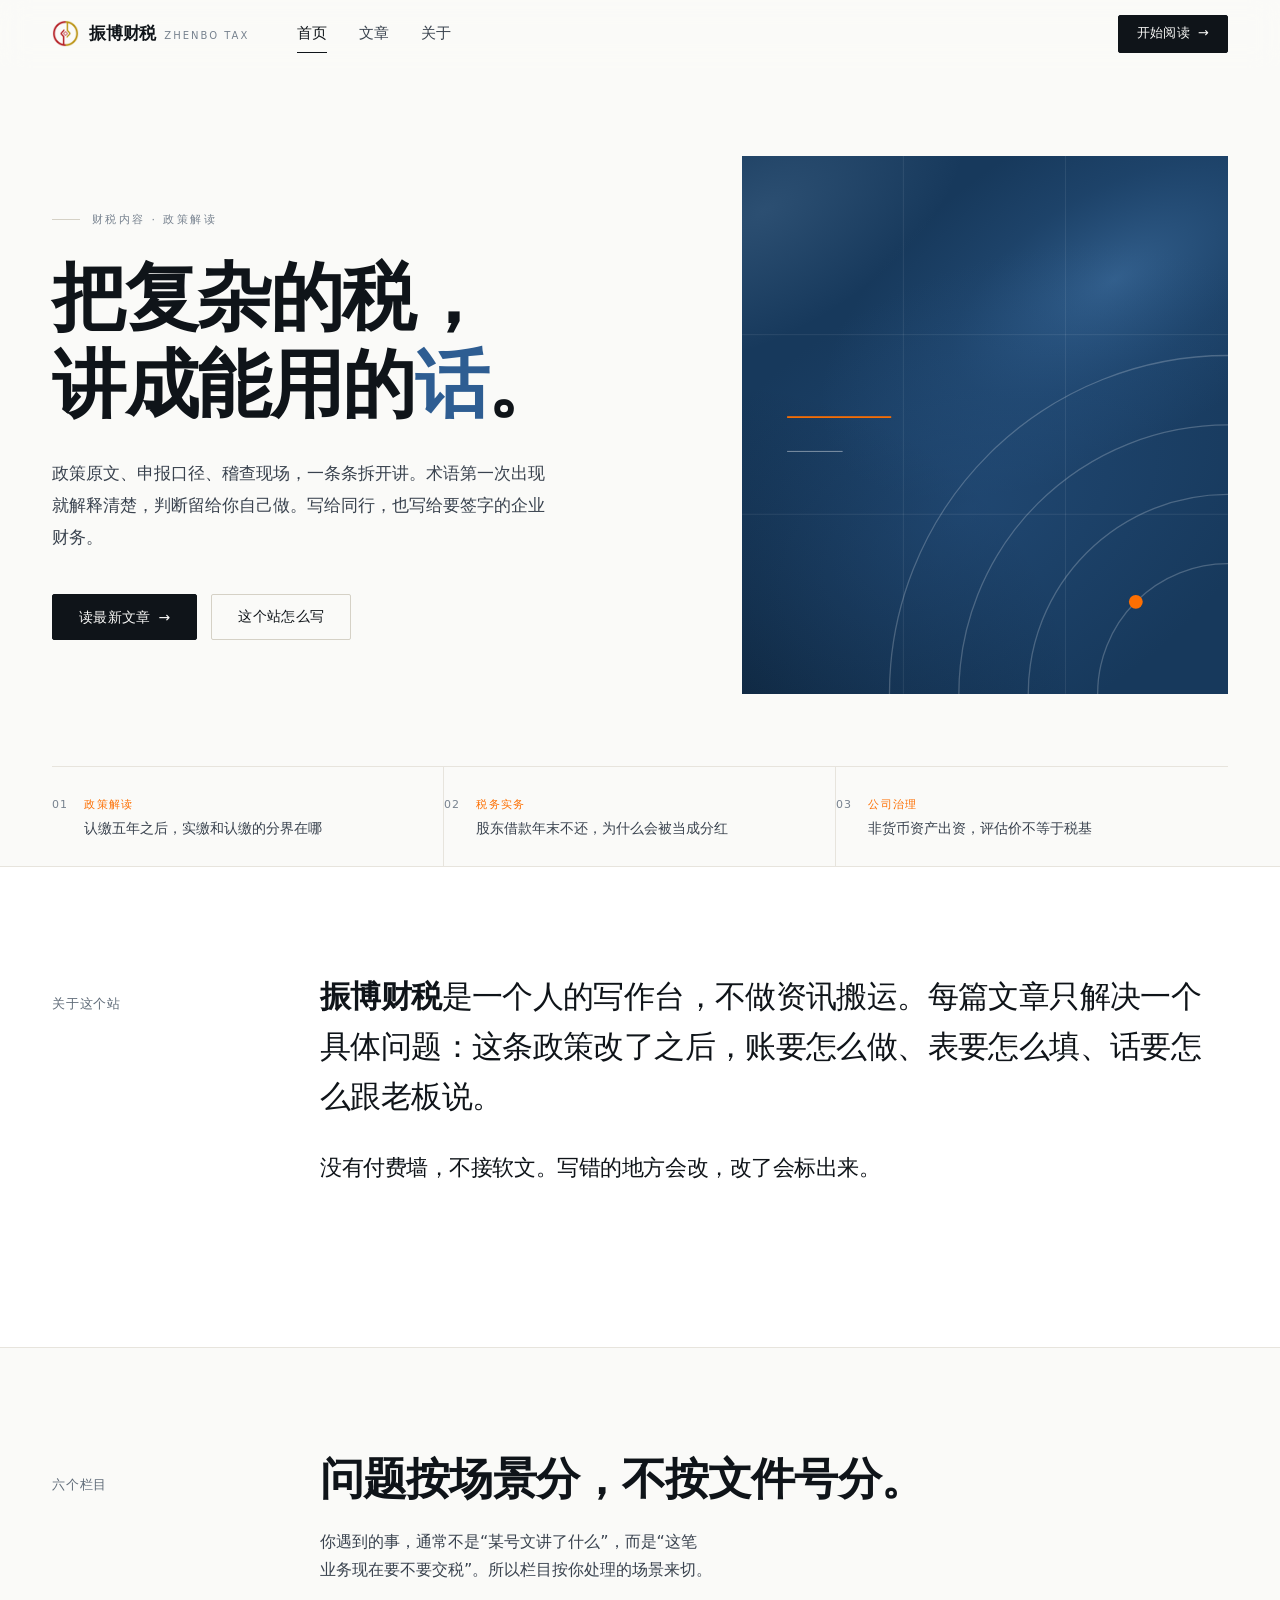
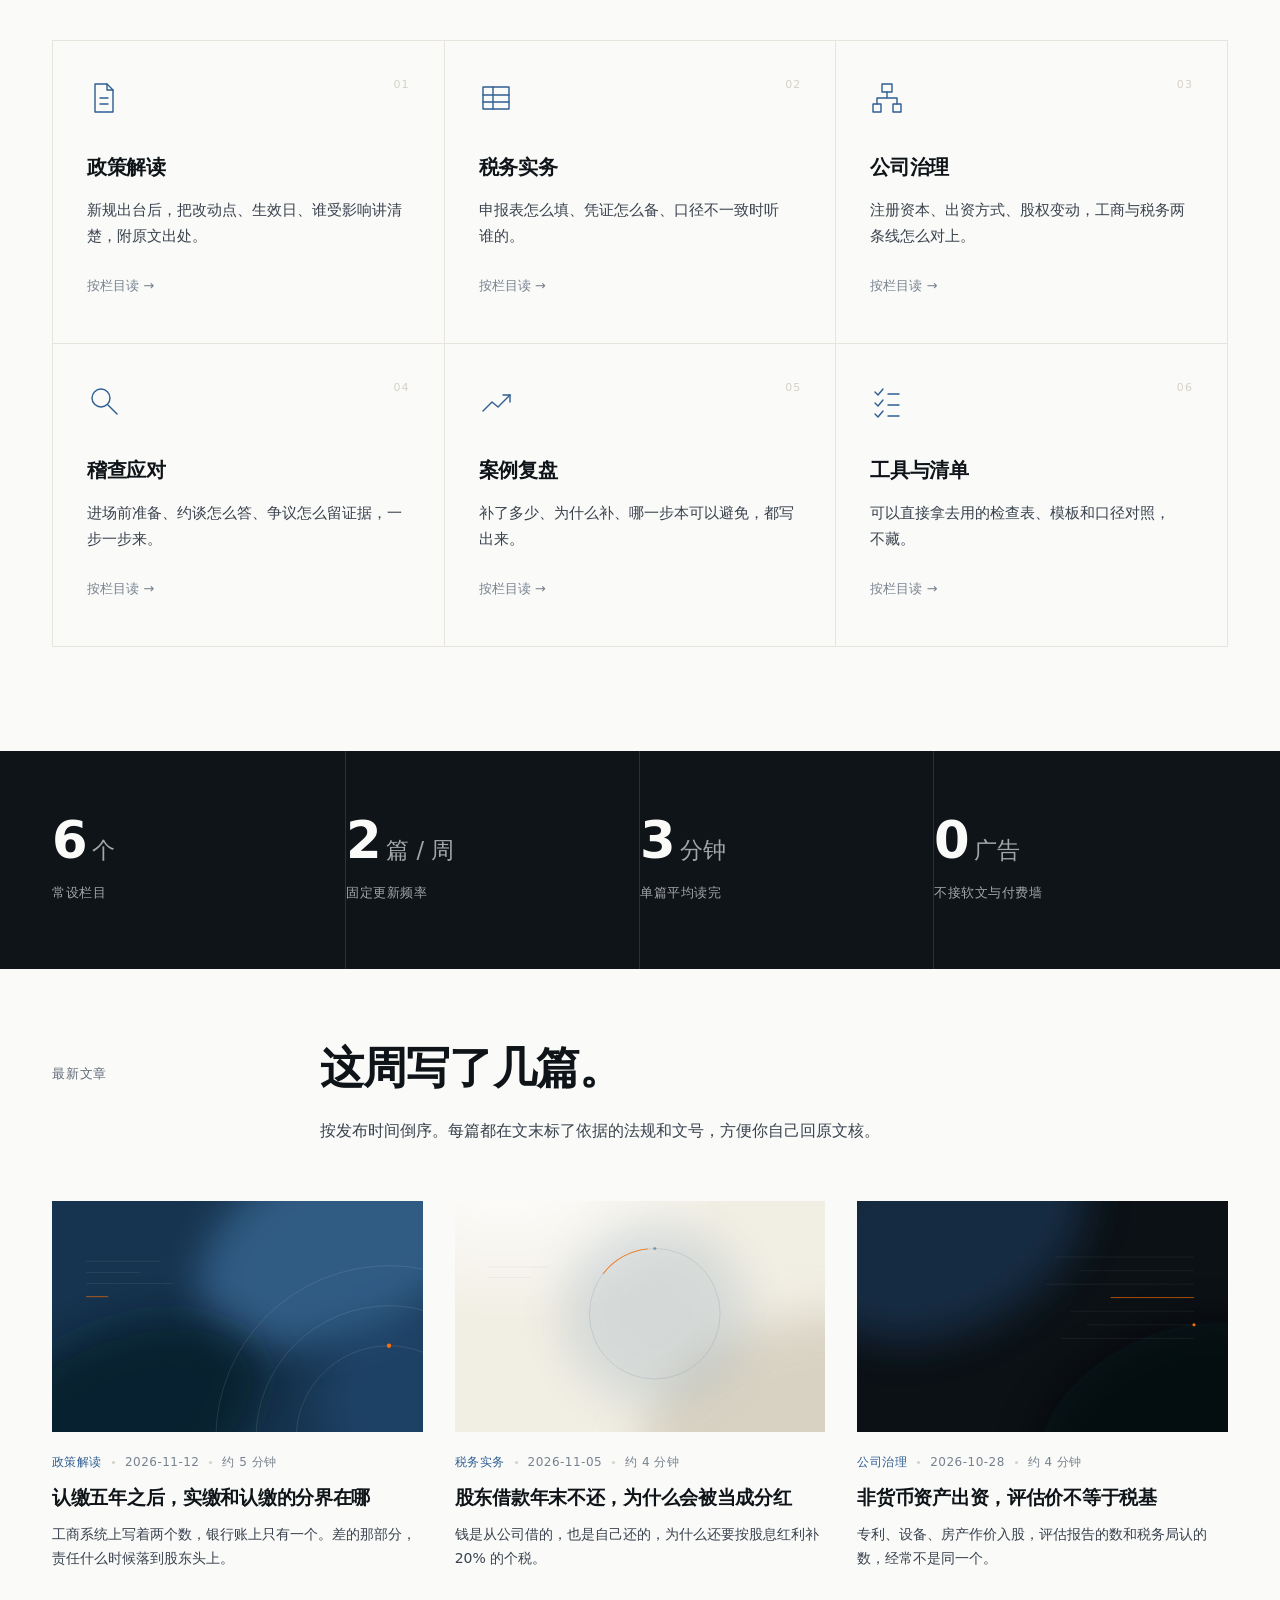
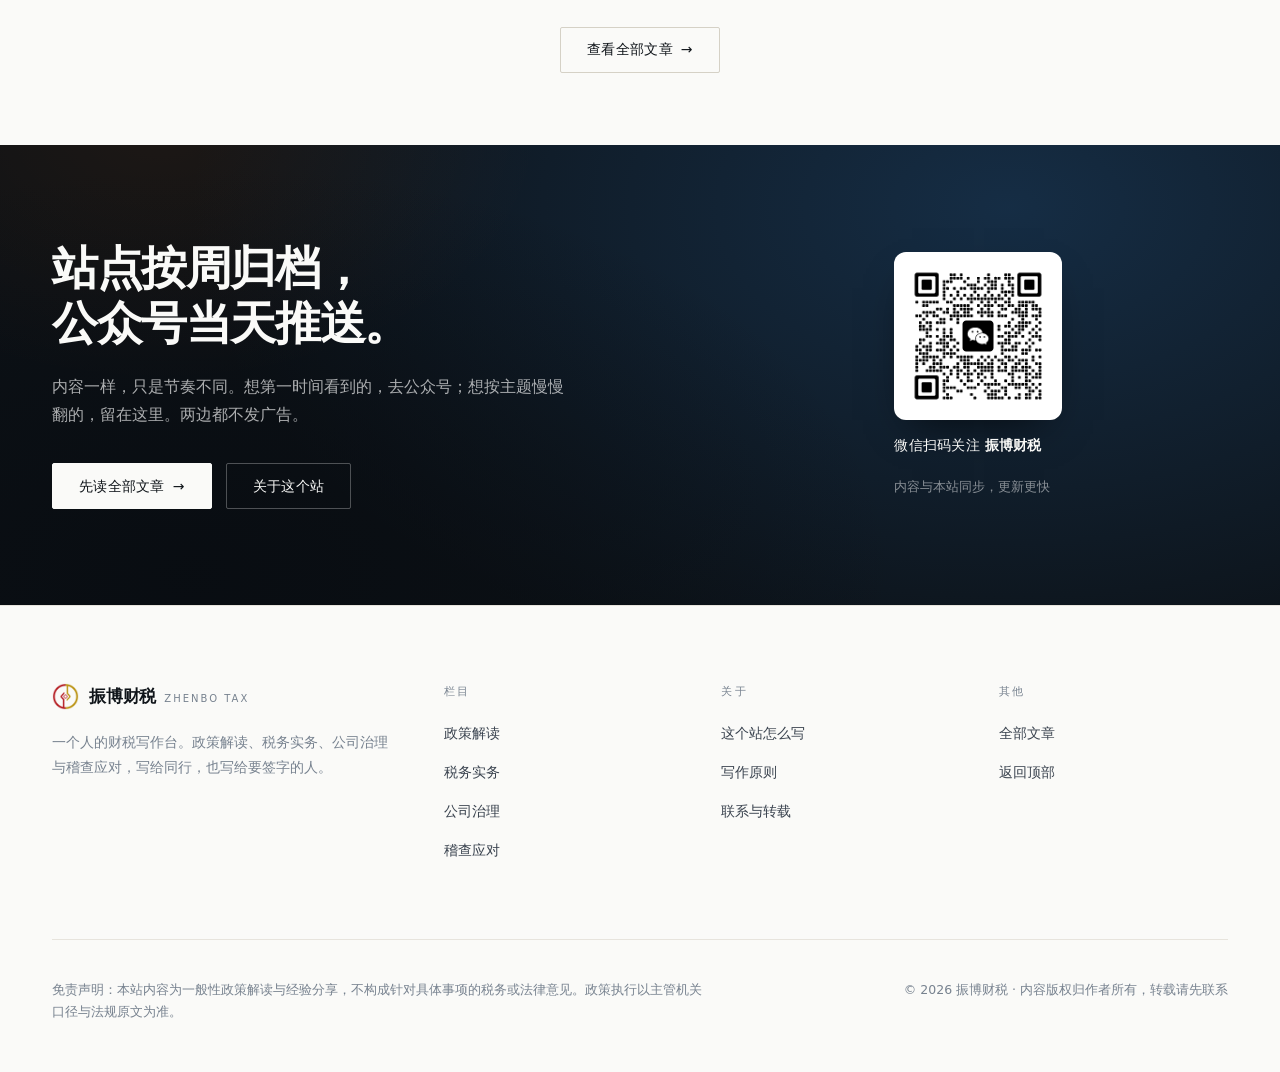
<file: index.html>
<!DOCTYPE html>
<html lang="zh-CN">
<head>
<meta charset="UTF-8">
<meta name="viewport" content="width=device-width, initial-scale=1">
<title>振博财税 · 把复杂的税，讲成能用的话</title>
<meta name="description" content="振博财税：政策解读、税务实务、公司治理与稽查应对。写给同行，也写给要自己做判断的企业财务。">
<meta property="og:title" content="振博财税 · 把复杂的税，讲成能用的话">
<meta property="og:description" content="政策解读、税务实务、公司治理与稽查应对。">
<meta property="og:type" content="website">
<meta name="theme-color" content="#FAFAF8">
<link rel="stylesheet" href="style.css">
<link rel="icon" type="image/png" href="bin/logo.png">
</head>
<body>

<header class="nav" id="nav">
  <div class="wrap nav-in">
    <a class="brand" href="index.html" aria-label="振博财税首页">
      <img class="brand-mark" src="bin/logo.png" alt="" width="26" height="26" decoding="async">
      <span class="brand-text">振博财税<em>Zhenbo Tax</em></span>
    </a>
    <nav class="nav-links" id="navLinks" aria-label="主导航">
      <a href="index.html" class="is-active">首页</a>
      <a href="articles.html">文章</a>
      <a href="about.html">关于</a>
    </nav>
    <div class="nav-act">
      <a class="btn btn-sm" href="articles.html">开始阅读<span class="arw" aria-hidden="true">→</span></a>
      <button class="burger" id="burger" aria-label="打开菜单" aria-expanded="false" aria-controls="navLinks">
        <span></span><span></span>
      </button>
    </div>
  </div>
</header>

<main>

  <section class="hero">
    <div class="wrap">
      <div class="hero-grid">
        <div>
          <p class="eyebrow">财税内容 · 政策解读</p>
          <h1 class="hero-title">把复杂的税，<br>讲成能用的<span class="accent">话</span>。</h1>
          <p class="hero-lede">政策原文、申报口径、稽查现场，一条条拆开讲。术语第一次出现就解释清楚，判断留给你自己做。写给同行，也写给要签字的企业财务。</p>
          <div class="hero-acts">
            <a class="btn" data-magnetic href="articles.html">读最新文章<span class="arw" aria-hidden="true">→</span></a>
            <a class="btn btn-ghost" href="about.html">这个站怎么写</a>
          </div>
        </div>
        <div class="hero-art hero-art-panel" aria-hidden="true">
          <div class="mesh"></div>
          <svg viewBox="0 0 560 620" role="presentation">
            <g stroke="#FFFFFF" stroke-opacity="0.1" stroke-width="1">
              <path d="M186 0V620M373 0V620M0 206H560M0 413H560"/>
            </g>
            <g fill="none" stroke="#FFFFFF" stroke-opacity="0.22" stroke-width="1.5">
              <circle cx="560" cy="620" r="150"/>
              <circle cx="560" cy="620" r="230"/>
              <circle cx="560" cy="620" r="310"/>
              <circle cx="560" cy="620" r="390"/>
            </g>
            <circle cx="454" cy="514" r="8" fill="#FD6F02"/>
            <rect x="52" y="300" width="120" height="2" fill="#FD6F02"/>
            <rect x="52" y="340" width="64" height="1" fill="#FFFFFF" fill-opacity="0.5"/>
          </svg>
        </div>
      </div>

      <div class="hero-foot">
        <a href="posts/a-renjiao-shijiao.html">
          <span class="idx">01</span>
          <span class="txt"><span class="tag">政策解读</span>认缴五年之后，实缴和认缴的分界在哪</span>
        </a>
        <a href="posts/a-gudong-jiekuan.html">
          <span class="idx">02</span>
          <span class="txt"><span class="tag">税务实务</span>股东借款年末不还，为什么会被当成分红</span>
        </a>
        <a href="posts/a-fei-huobi-chuzi.html">
          <span class="idx">03</span>
          <span class="txt"><span class="tag">公司治理</span>非货币资产出资，评估价不等于税基</span>
        </a>
      </div>
    </div>
  </section>

  <section class="section statement">
    <div class="wrap">
      <div class="sec-head reveal">
        <p class="sec-label">关于这个站</p>
        <div>
          <p class="lede"><strong>振博财税</strong>是一个人的写作台，不做资讯搬运。每篇文章只解决一个具体问题：这条政策改了之后，账要怎么做、表要怎么填、话要怎么跟老板说。</p>
          <p class="lede dim" style="margin-top:28px;font-size:clamp(17px,1.9vw,22px);line-height:1.7;">没有付费墙，不接软文。写错的地方会改，改了会标出来。</p>
        </div>
      </div>
    </div>
  </section>

  <section class="section">
    <div class="wrap">
      <div class="sec-head reveal">
        <p class="sec-label">六个栏目</p>
        <div>
          <h2 class="sec-title">问题按场景分，不按文件号分。</h2>
          <p class="sec-desc">你遇到的事，通常不是“某号文讲了什么”，而是“这笔业务现在要不要交税”。所以栏目按你处理的场景来切。</p>
        </div>
      </div>

      <div class="pillars">
        <a class="pillar reveal" href="articles.html">
          <span class="num">01</span>
          <svg class="ico" viewBox="0 0 34 34" fill="none" stroke="currentColor" stroke-width="1.4" stroke-linecap="round" stroke-linejoin="round" aria-hidden="true">
            <path d="M8 3h12l6 6v22H8z"/><path d="M20 3v6h6"/><path d="M13 17h8M13 23h8"/>
          </svg>
          <h3>政策解读</h3>
          <p>新规出台后，把改动点、生效日、谁受影响讲清楚，附原文出处。</p>
          <span class="go">按栏目读 →</span>
        </a>
        <a class="pillar reveal" href="articles.html">
          <span class="num">02</span>
          <svg class="ico" viewBox="0 0 34 34" fill="none" stroke="currentColor" stroke-width="1.4" stroke-linecap="round" stroke-linejoin="round" aria-hidden="true">
            <rect x="4" y="6" width="26" height="22"/><path d="M4 14h26M4 21h26M14 6v22"/>
          </svg>
          <h3>税务实务</h3>
          <p>申报表怎么填、凭证怎么备、口径不一致时听谁的。</p>
          <span class="go">按栏目读 →</span>
        </a>
        <a class="pillar reveal" href="articles.html">
          <span class="num">03</span>
          <svg class="ico" viewBox="0 0 34 34" fill="none" stroke="currentColor" stroke-width="1.4" stroke-linecap="round" stroke-linejoin="round" aria-hidden="true">
            <rect x="12" y="3" width="10" height="8"/><rect x="3" y="23" width="8" height="8"/><rect x="23" y="23" width="8" height="8"/><path d="M17 11v6H7v6M17 17h10v6"/>
          </svg>
          <h3>公司治理</h3>
          <p>注册资本、出资方式、股权变动，工商与税务两条线怎么对上。</p>
          <span class="go">按栏目读 →</span>
        </a>
        <a class="pillar reveal" href="articles.html">
          <span class="num">04</span>
          <svg class="ico" viewBox="0 0 34 34" fill="none" stroke="currentColor" stroke-width="1.4" stroke-linecap="round" stroke-linejoin="round" aria-hidden="true">
            <circle cx="14" cy="14" r="9"/><path d="M21 21l9 9"/>
          </svg>
          <h3>稽查应对</h3>
          <p>进场前准备、约谈怎么答、争议怎么留证据，一步一步来。</p>
          <span class="go">按栏目读 →</span>
        </a>
        <a class="pillar reveal" href="articles.html">
          <span class="num">05</span>
          <svg class="ico" viewBox="0 0 34 34" fill="none" stroke="currentColor" stroke-width="1.4" stroke-linecap="round" stroke-linejoin="round" aria-hidden="true">
            <path d="M4 27l9-9 6 5L31 11"/><path d="M24 11h7v7"/>
          </svg>
          <h3>案例复盘</h3>
          <p>补了多少、为什么补、哪一步本可以避免，都写出来。</p>
          <span class="go">按栏目读 →</span>
        </a>
        <a class="pillar reveal" href="articles.html">
          <span class="num">06</span>
          <svg class="ico" viewBox="0 0 34 34" fill="none" stroke="currentColor" stroke-width="1.4" stroke-linecap="round" stroke-linejoin="round" aria-hidden="true">
            <path d="M5 8l3 3 5-6M5 19l3 3 5-6M5 30l3 3 5-6"/><path d="M18 10h11M18 21h11M18 32h11"/>
          </svg>
          <h3>工具与清单</h3>
          <p>可以直接拿去用的检查表、模板和口径对照，不藏。</p>
          <span class="go">按栏目读 →</span>
        </a>
      </div>
    </div>
  </section>

  <section class="stats">
    <div class="wrap">
      <div class="stats-grid">
        <div class="stat reveal"><div class="v">6<em>个</em></div><div class="k">常设栏目</div></div>
        <div class="stat reveal"><div class="v">2<em>篇 / 周</em></div><div class="k">固定更新频率</div></div>
        <div class="stat reveal"><div class="v">3<em>分钟</em></div><div class="k">单篇平均读完</div></div>
        <div class="stat reveal"><div class="v">0<em>广告</em></div><div class="k">不接软文与付费墙</div></div>
      </div>
    </div>
  </section>

  <section class="section section-tight">
    <div class="wrap">
      <div class="sec-head reveal">
        <p class="sec-label">最新文章</p>
        <div>
          <h2 class="sec-title">这周写了几篇。</h2>
          <p class="sec-desc">按发布时间倒序。每篇都在文末标了依据的法规和文号，方便你自己回原文核。</p>
        </div>
      </div>

      <div class="cards">
        <!-- AUTO:CARDS -->
        <a class="card reveal" href="posts/a-renjiao-shijiao.html">
          <div class="thumb"><img src="bin/covers/c1.svg" alt="" width="1200" height="750" loading="lazy" decoding="async"></div>
          <div class="meta"><span class="cat">政策解读</span><span class="dot"></span><span>2026-11-12</span><span class="dot"></span><span>约 5 分钟</span></div>
          <h3>认缴五年之后，实缴和认缴的分界在哪</h3>
          <p>工商系统上写着两个数，银行账上只有一个。差的那部分，责任什么时候落到股东头上。</p>
        </a>
        <a class="card reveal" href="posts/a-gudong-jiekuan.html">
          <div class="thumb"><img src="bin/covers/c2.svg" alt="" width="1200" height="750" loading="lazy" decoding="async"></div>
          <div class="meta"><span class="cat">税务实务</span><span class="dot"></span><span>2026-11-05</span><span class="dot"></span><span>约 4 分钟</span></div>
          <h3>股东借款年末不还，为什么会被当成分红</h3>
          <p>钱是从公司借的，也是自己还的，为什么还要按股息红利补 20% 的个税。</p>
        </a>
        <a class="card reveal" href="posts/a-fei-huobi-chuzi.html">
          <div class="thumb"><img src="bin/covers/c3.svg" alt="" width="1200" height="750" loading="lazy" decoding="async"></div>
          <div class="meta"><span class="cat">公司治理</span><span class="dot"></span><span>2026-10-28</span><span class="dot"></span><span>约 4 分钟</span></div>
          <h3>非货币资产出资，评估价不等于税基</h3>
          <p>专利、设备、房产作价入股，评估报告的数和税务局认的数，经常不是同一个。</p>
        </a>
        <!-- /AUTO:CARDS -->
      </div>

      <div class="sec-more">
        <a class="btn btn-ghost" href="articles.html">查看全部文章<span class="arw" aria-hidden="true">→</span></a>
      </div>
    </div>
  </section>

  <section class="cta">
    <div class="wrap cta-grid">
      <div class="reveal">
        <h2>站点按周归档，<br>公众号当天推送。</h2>
        <p>内容一样，只是节奏不同。想第一时间看到的，去公众号；想按主题慢慢翻的，留在这里。两边都不发广告。</p>
        <div class="hero-acts">
          <a class="btn" data-magnetic href="articles.html">先读全部文章<span class="arw" aria-hidden="true">→</span></a>
          <a class="btn btn-ghost" href="about.html">关于这个站</a>
        </div>
      </div>
      <div class="reveal">
        <div class="qr-card">
          <div class="qr-frame">
            <img src="bin/qr-gongzhonghao.png" alt="振博财税 微信公众号二维码" loading="lazy" decoding="async">
          </div>
          <p class="qr-cap">微信扫码关注 <strong>振博财税</strong></p>
          <p class="qr-sub">内容与本站同步，更新更快</p>
        </div>
      </div>
    </div>
  </section>

</main>

<footer class="footer">
  <div class="wrap">
    <div class="foot-grid">
      <div class="foot-brand">
        <a class="brand" href="index.html">
          <img class="brand-mark" src="bin/logo.png" alt="" width="26" height="26" decoding="async">
          <span class="brand-text">振博财税<em>Zhenbo Tax</em></span>
        </a>
        <p>一个人的财税写作台。政策解读、税务实务、公司治理与稽查应对，写给同行，也写给要签字的人。</p>
      </div>
      <div class="foot-col">
        <h4>栏目</h4>
        <ul>
          <li><a href="articles.html">政策解读</a></li>
          <li><a href="articles.html">税务实务</a></li>
          <li><a href="articles.html">公司治理</a></li>
          <li><a href="articles.html">稽查应对</a></li>
        </ul>
      </div>
      <div class="foot-col">
        <h4>关于</h4>
        <ul>
          <li><a href="about.html">这个站怎么写</a></li>
          <li><a href="about.html">写作原则</a></li>
          <li><a href="about.html">联系与转载</a></li>
        </ul>
      </div>
      <div class="foot-col">
        <h4>其他</h4>
        <ul>
          <li><a href="articles.html">全部文章</a></li>
          <li><a href="index.html#nav">返回顶部</a></li>
        </ul>
      </div>
    </div>
    <div class="foot-bottom">
      <p class="disc">免责声明：本站内容为一般性政策解读与经验分享，不构成针对具体事项的税务或法律意见。政策执行以主管机关口径与法规原文为准。</p>
      <p>© 2026 振博财税 · 内容版权归作者所有，转载请先联系</p>
    </div>
  </div>
</footer>

<script src="script.js"></script>
</body>
</html>
</file>
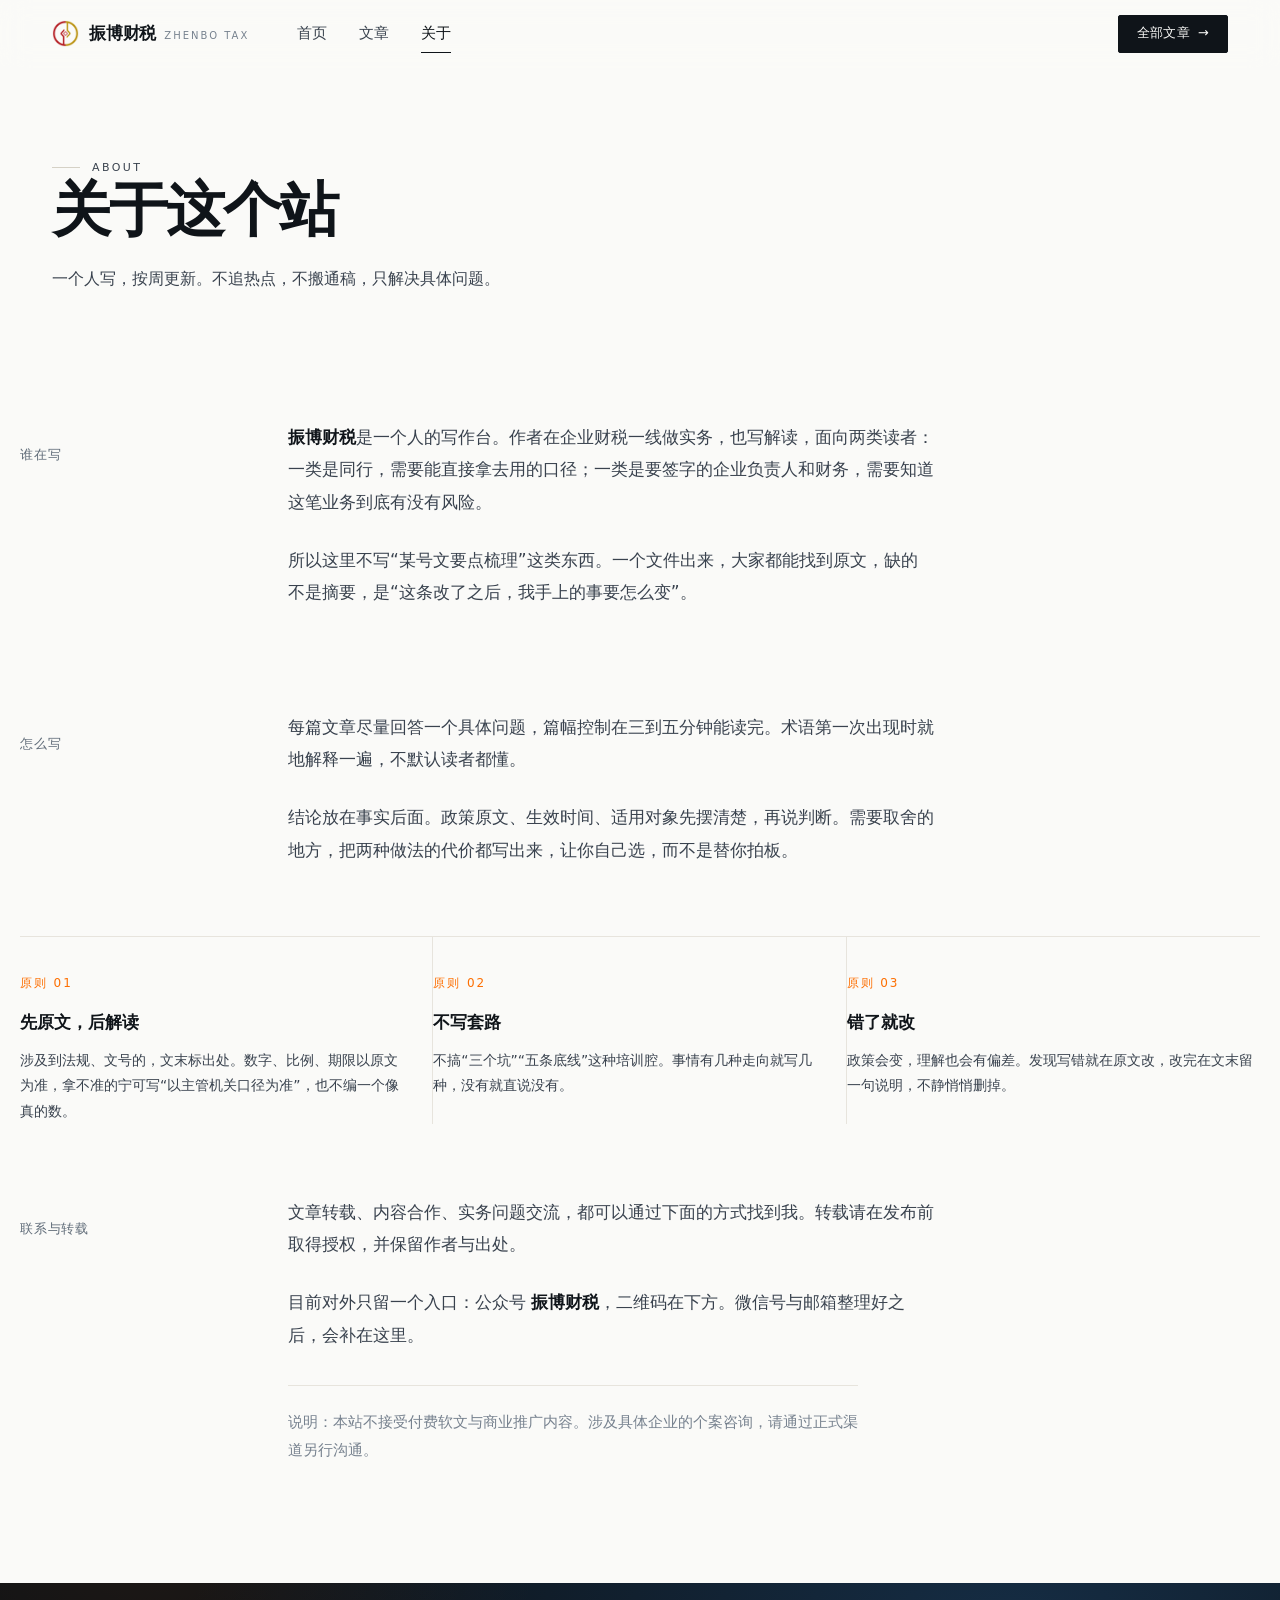
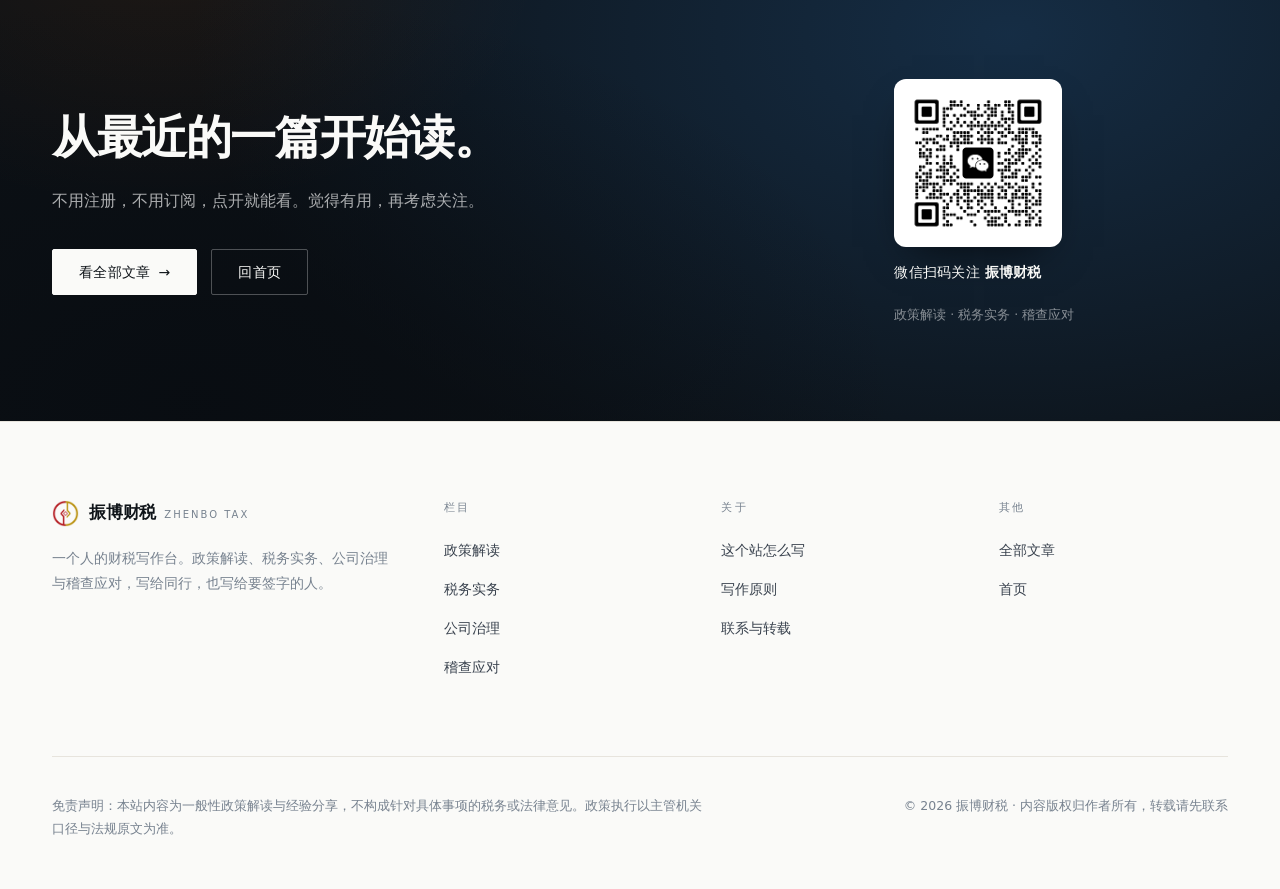
<file: about.html>
<!DOCTYPE html>
<html lang="zh-CN">
<head>
<meta charset="UTF-8">
<meta name="viewport" content="width=device-width, initial-scale=1">
<title>关于 · 振博财税</title>
<meta name="description" content="振博财税是一个人的财税写作台。写什么、怎么写、为什么这么写。">
<meta name="theme-color" content="#FAFAF8">
<link rel="stylesheet" href="style.css">
<link rel="icon" type="image/png" href="bin/logo.png">
</head>
<body>

<header class="nav" id="nav">
  <div class="wrap nav-in">
    <a class="brand" href="index.html" aria-label="振博财税首页">
      <img class="brand-mark" src="bin/logo.png" alt="" width="26" height="26" decoding="async">
      <span class="brand-text">振博财税<em>Zhenbo Tax</em></span>
    </a>
    <nav class="nav-links" id="navLinks" aria-label="主导航">
      <a href="index.html">首页</a>
      <a href="articles.html">文章</a>
      <a href="about.html" class="is-active">关于</a>
    </nav>
    <div class="nav-act">
      <a class="btn btn-sm" href="articles.html">全部文章<span class="arw" aria-hidden="true">→</span></a>
      <button class="burger" id="burger" aria-label="打开菜单" aria-expanded="false" aria-controls="navLinks">
        <span></span><span></span>
      </button>
    </div>
  </div>
</header>

<main>
  <section class="page-head">
    <div class="wrap">
      <p class="eyebrow">About</p>
      <h1>关于这个站</h1>
      <p>一个人写，按周更新。不追热点，不搬通稿，只解决具体问题。</p>
    </div>
  </section>

  <div class="wrap section-tight">
    <div class="about-grid">
      <p class="sec-label">谁在写</p>
      <div class="about-body">
        <p><strong>振博财税</strong>是一个人的写作台。作者在企业财税一线做实务，也写解读，面向两类读者：一类是同行，需要能直接拿去用的口径；一类是要签字的企业负责人和财务，需要知道这笔业务到底有没有风险。</p>
        <p>所以这里不写“某号文要点梳理”这类东西。一个文件出来，大家都能找到原文，缺的不是摘要，是“这条改了之后，我手上的事要怎么变”。</p>
      </div>
    </div>

    <div class="about-grid" style="margin-top:56px;">
      <p class="sec-label">怎么写</p>
      <div class="about-body">
        <p>每篇文章尽量回答一个具体问题，篇幅控制在三到五分钟能读完。术语第一次出现时就地解释一遍，不默认读者都懂。</p>
        <p>结论放在事实后面。政策原文、生效时间、适用对象先摆清楚，再说判断。需要取舍的地方，把两种做法的代价都写出来，让你自己选，而不是替你拍板。</p>
      </div>
    </div>

    <div class="rules">
      <div class="rule reveal">
        <p class="k">原则 01</p>
        <h3>先原文，后解读</h3>
        <p>涉及到法规、文号的，文末标出处。数字、比例、期限以原文为准，拿不准的宁可写“以主管机关口径为准”，也不编一个像真的数。</p>
      </div>
      <div class="rule reveal">
        <p class="k">原则 02</p>
        <h3>不写套路</h3>
        <p>不搞“三个坑”“五条底线”这种培训腔。事情有几种走向就写几种，没有就直说没有。</p>
      </div>
      <div class="rule reveal">
        <p class="k">原则 03</p>
        <h3>错了就改</h3>
        <p>政策会变，理解也会有偏差。发现写错就在原文改，改完在文末留一句说明，不静悄悄删掉。</p>
      </div>
    </div>
  </div>

  <div class="wrap section-tight" style="padding-top:0;">
    <div class="about-grid">
      <p class="sec-label">联系与转载</p>
      <div class="about-body">
        <p>文章转载、内容合作、实务问题交流，都可以通过下面的方式找到我。转载请在发布前取得授权，并保留作者与出处。</p>
        <p>目前对外只留一个入口：公众号 <strong>振博财税</strong>，二维码在下方。微信号与邮箱整理好之后，会补在这里。</p>
        <p style="font-size:15px;color:#77828F;border-top:1px solid #E7E4DD;padding-top:22px;margin-top:34px;">说明：本站不接受付费软文与商业推广内容。涉及具体企业的个案咨询，请通过正式渠道另行沟通。</p>
      </div>
    </div>
  </div>

  <section class="cta">
    <div class="wrap cta-grid">
      <div>
        <h2>从最近的一篇开始读。</h2>
        <p>不用注册，不用订阅，点开就能看。觉得有用，再考虑关注。</p>
        <div class="hero-acts">
          <a class="btn" href="articles.html">看全部文章<span class="arw" aria-hidden="true">→</span></a>
          <a class="btn btn-ghost" href="index.html">回首页</a>
        </div>
      </div>
      <div>
        <div class="qr-card">
          <div class="qr-frame">
            <img src="bin/qr-gongzhonghao.png" alt="振博财税 微信公众号二维码" loading="lazy" decoding="async">
          </div>
          <p class="qr-cap">微信扫码关注 <strong>振博财税</strong></p>
          <p class="qr-sub">政策解读 · 税务实务 · 稽查应对</p>
        </div>
      </div>
    </div>
  </section>
</main>

<footer class="footer">
  <div class="wrap">
    <div class="foot-grid">
      <div class="foot-brand">
        <a class="brand" href="index.html">
          <img class="brand-mark" src="bin/logo.png" alt="" width="26" height="26" decoding="async">
          <span class="brand-text">振博财税<em>Zhenbo Tax</em></span>
        </a>
        <p>一个人的财税写作台。政策解读、税务实务、公司治理与稽查应对，写给同行，也写给要签字的人。</p>
      </div>
      <div class="foot-col">
        <h4>栏目</h4>
        <ul>
          <li><a href="articles.html">政策解读</a></li>
          <li><a href="articles.html">税务实务</a></li>
          <li><a href="articles.html">公司治理</a></li>
          <li><a href="articles.html">稽查应对</a></li>
        </ul>
      </div>
      <div class="foot-col">
        <h4>关于</h4>
        <ul>
          <li><a href="about.html">这个站怎么写</a></li>
          <li><a href="about.html">写作原则</a></li>
          <li><a href="about.html">联系与转载</a></li>
        </ul>
      </div>
      <div class="foot-col">
        <h4>其他</h4>
        <ul>
          <li><a href="articles.html">全部文章</a></li>
          <li><a href="index.html">首页</a></li>
        </ul>
      </div>
    </div>
    <div class="foot-bottom">
      <p class="disc">免责声明：本站内容为一般性政策解读与经验分享，不构成针对具体事项的税务或法律意见。政策执行以主管机关口径与法规原文为准。</p>
      <p>© 2026 振博财税 · 内容版权归作者所有，转载请先联系</p>
    </div>
  </div>
</footer>

<script src="script.js"></script>
</body>
</html>
</file>
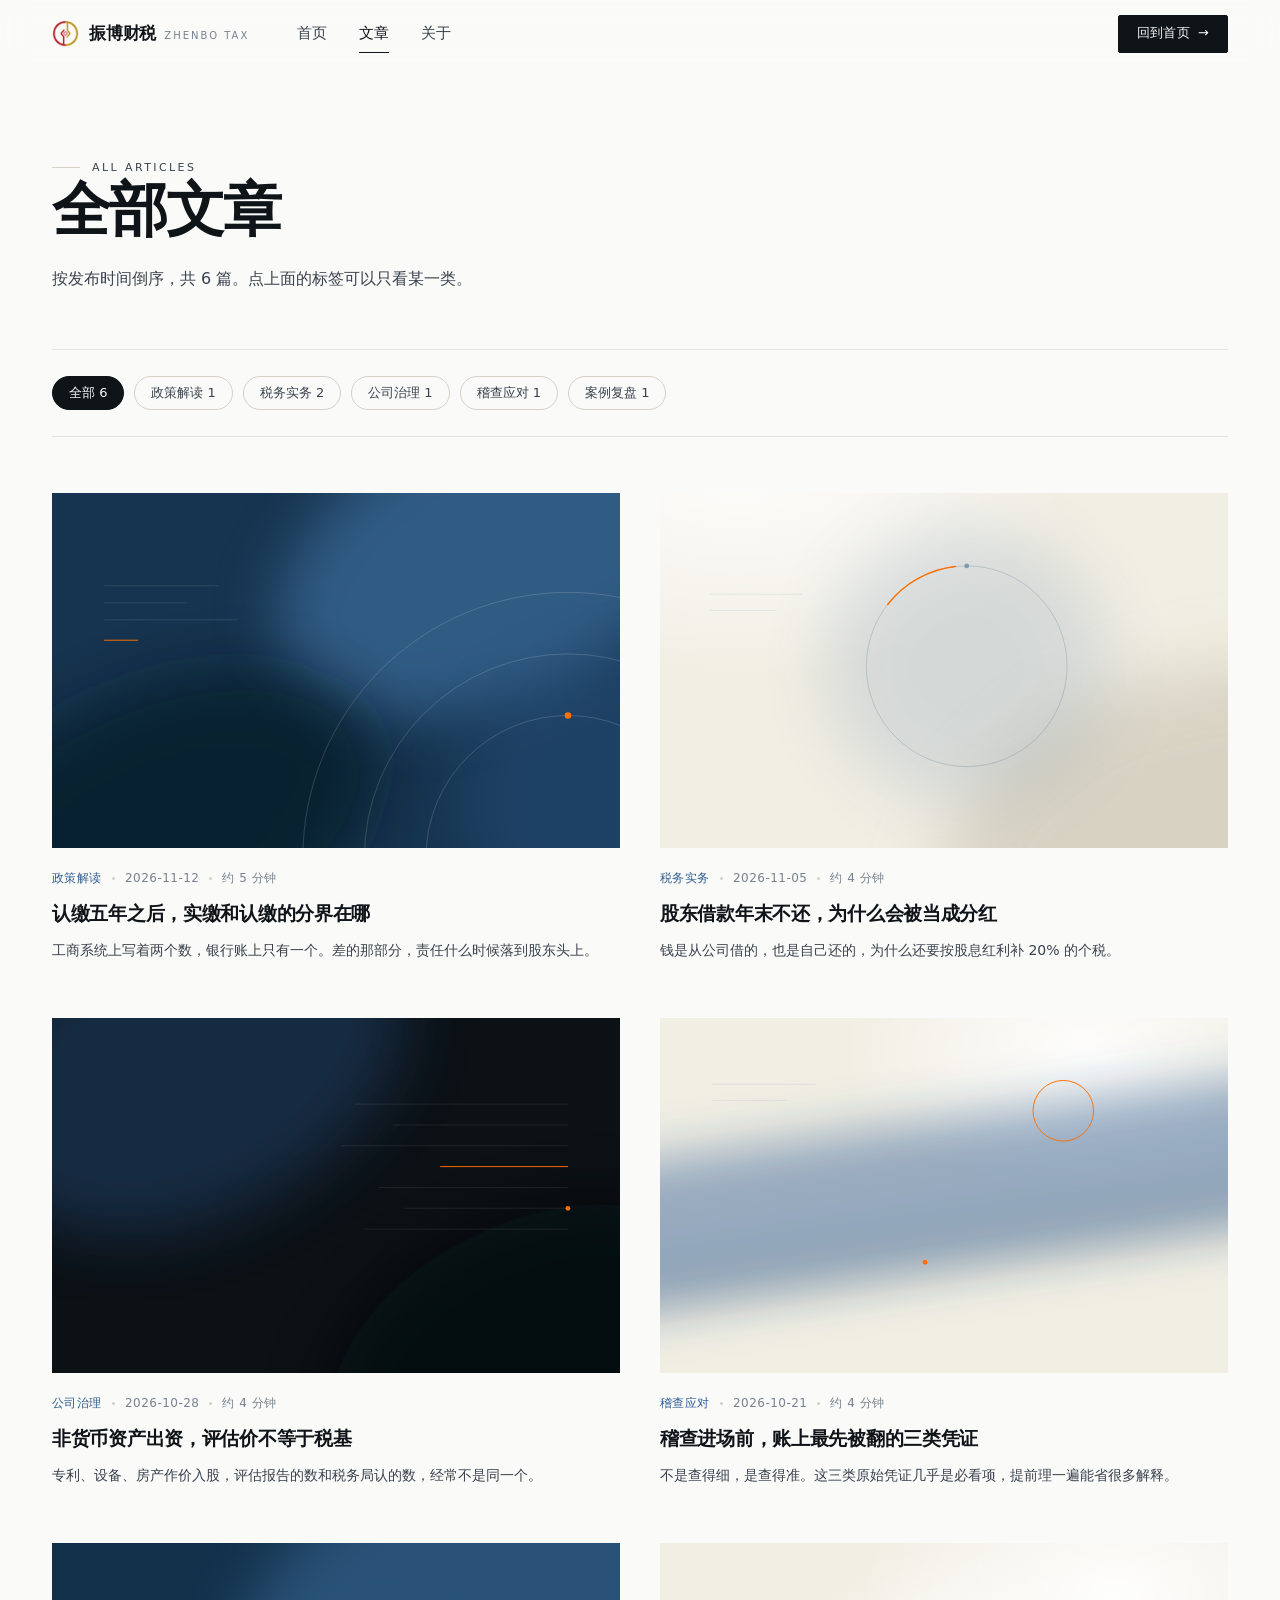
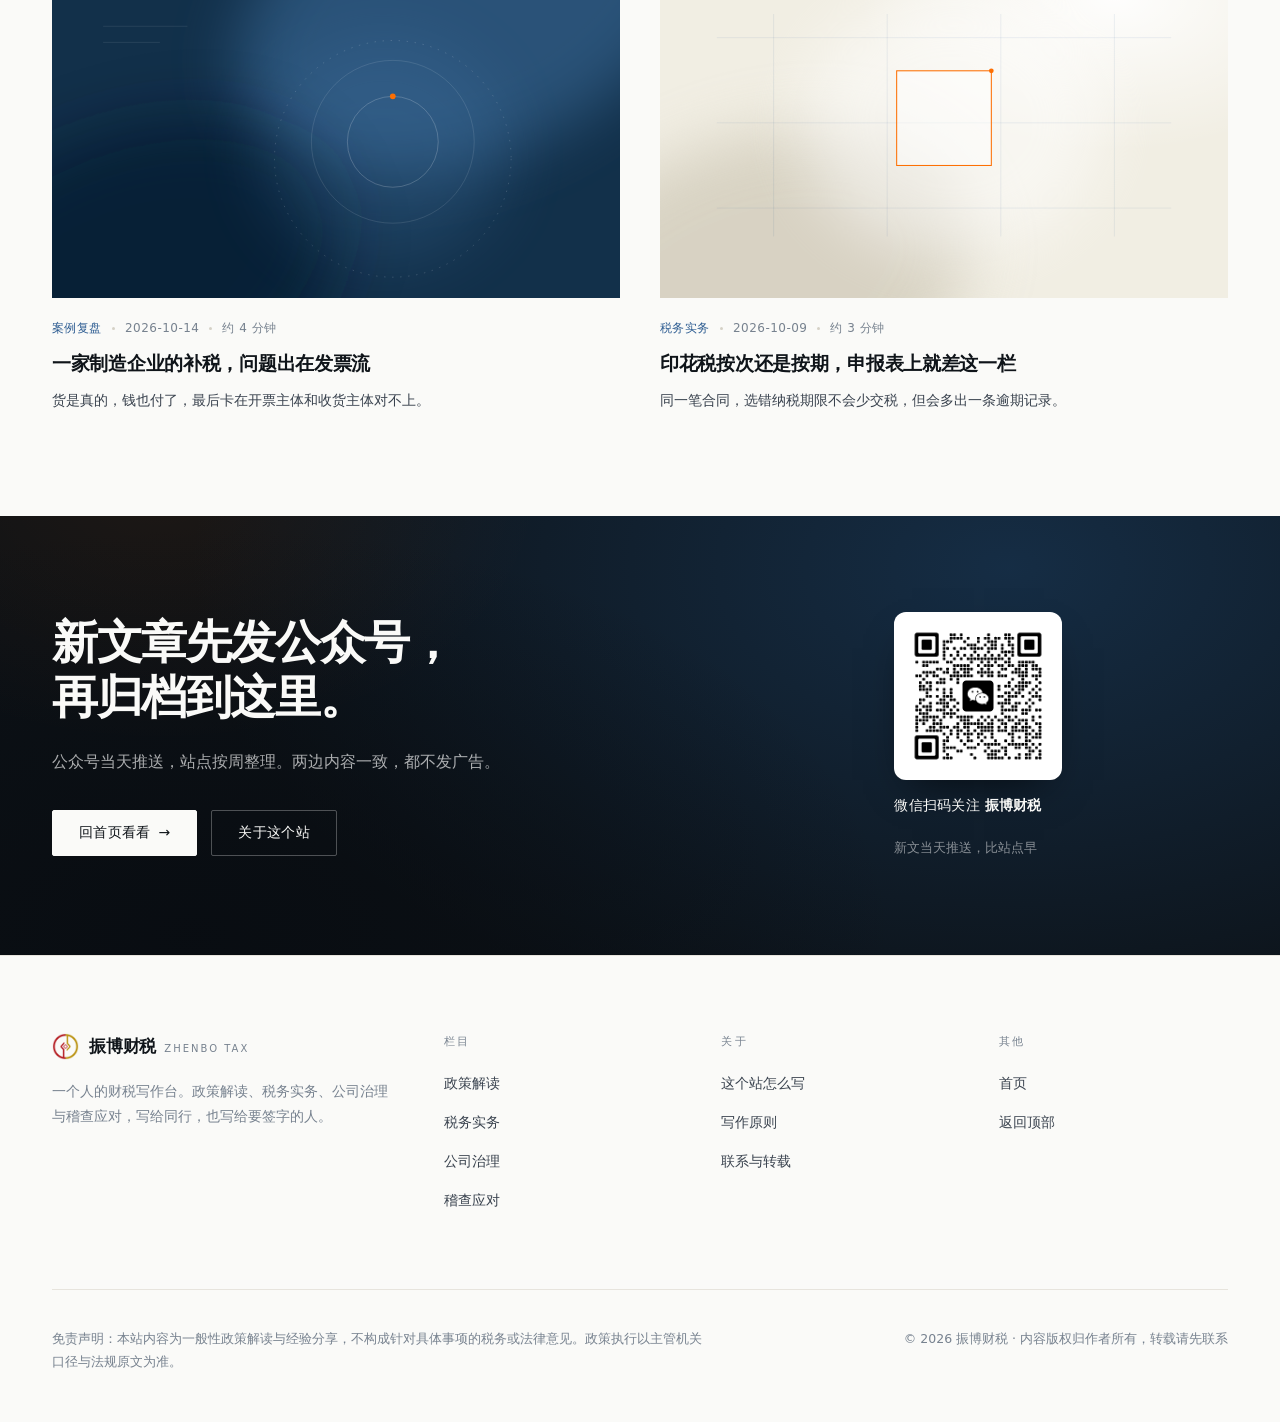
<file: articles.html>
<!DOCTYPE html>
<html lang="zh-CN">
<head>
<meta charset="UTF-8">
<meta name="viewport" content="width=device-width, initial-scale=1">
<title>全部文章 · 振博财税</title>
<meta name="description" content="振博财税全部文章：政策解读、税务实务、公司治理、稽查应对、案例复盘。">
<meta name="theme-color" content="#FAFAF8">
<link rel="stylesheet" href="style.css">
<link rel="icon" type="image/png" href="bin/logo.png">
</head>
<body>

<header class="nav" id="nav">
  <div class="wrap nav-in">
    <a class="brand" href="index.html" aria-label="振博财税首页">
      <img class="brand-mark" src="bin/logo.png" alt="" width="26" height="26" decoding="async">
      <span class="brand-text">振博财税<em>Zhenbo Tax</em></span>
    </a>
    <nav class="nav-links" id="navLinks" aria-label="主导航">
      <a href="index.html">首页</a>
      <a href="articles.html" class="is-active">文章</a>
      <a href="about.html">关于</a>
    </nav>
    <div class="nav-act">
      <a class="btn btn-sm" href="index.html">回到首页<span class="arw" aria-hidden="true">→</span></a>
      <button class="burger" id="burger" aria-label="打开菜单" aria-expanded="false" aria-controls="navLinks">
        <span></span><span></span>
      </button>
    </div>
  </div>
</header>

<main>
  <section class="page-head">
    <div class="wrap">
      <p class="eyebrow">All articles</p>
      <h1>全部文章</h1>
      <p>按发布时间倒序，共 <!-- AUTO:COUNT -->6<!-- /AUTO:COUNT --> 篇。点上面的标签可以只看某一类。</p>
    </div>
  </section>

  <div class="wrap">
    <div class="filters" role="group" aria-label="按栏目筛选">
      <!-- AUTO:FILTERS -->
      <button class="chip is-on" data-cat="all" aria-pressed="true">全部 6</button>
      <button class="chip" data-cat="政策解读" aria-pressed="false">政策解读 1</button>
      <button class="chip" data-cat="税务实务" aria-pressed="false">税务实务 2</button>
      <button class="chip" data-cat="公司治理" aria-pressed="false">公司治理 1</button>
      <button class="chip" data-cat="稽查应对" aria-pressed="false">稽查应对 1</button>
      <button class="chip" data-cat="案例复盘" aria-pressed="false">案例复盘 1</button>
      <!-- /AUTO:FILTERS -->
    </div>

    <div class="list-grid" data-articles>
      <!-- AUTO:CARDS -->
      <div class="card-wrap" data-cat="政策解读">
        <a class="card" href="posts/a-renjiao-shijiao.html">
          <div class="thumb"><img src="bin/covers/c1.svg" alt="" width="1200" height="750" loading="lazy" decoding="async"></div>
          <div class="meta"><span class="cat">政策解读</span><span class="dot"></span><span>2026-11-12</span><span class="dot"></span><span>约 5 分钟</span></div>
          <h3>认缴五年之后，实缴和认缴的分界在哪</h3>
          <p>工商系统上写着两个数，银行账上只有一个。差的那部分，责任什么时候落到股东头上。</p>
        </a>
      </div>

      <div class="card-wrap" data-cat="税务实务">
        <a class="card" href="posts/a-gudong-jiekuan.html">
          <div class="thumb"><img src="bin/covers/c2.svg" alt="" width="1200" height="750" loading="lazy" decoding="async"></div>
          <div class="meta"><span class="cat">税务实务</span><span class="dot"></span><span>2026-11-05</span><span class="dot"></span><span>约 4 分钟</span></div>
          <h3>股东借款年末不还，为什么会被当成分红</h3>
          <p>钱是从公司借的，也是自己还的，为什么还要按股息红利补 20% 的个税。</p>
        </a>
      </div>

      <div class="card-wrap" data-cat="公司治理">
        <a class="card" href="posts/a-fei-huobi-chuzi.html">
          <div class="thumb"><img src="bin/covers/c3.svg" alt="" width="1200" height="750" loading="lazy" decoding="async"></div>
          <div class="meta"><span class="cat">公司治理</span><span class="dot"></span><span>2026-10-28</span><span class="dot"></span><span>约 4 分钟</span></div>
          <h3>非货币资产出资，评估价不等于税基</h3>
          <p>专利、设备、房产作价入股，评估报告的数和税务局认的数，经常不是同一个。</p>
        </a>
      </div>

      <div class="card-wrap" data-cat="稽查应对">
        <a class="card" href="posts/a-jicha-pingzheng.html">
          <div class="thumb"><img src="bin/covers/c4.svg" alt="" width="1200" height="750" loading="lazy" decoding="async"></div>
          <div class="meta"><span class="cat">稽查应对</span><span class="dot"></span><span>2026-10-21</span><span class="dot"></span><span>约 4 分钟</span></div>
          <h3>稽查进场前，账上最先被翻的三类凭证</h3>
          <p>不是查得细，是查得准。这三类原始凭证几乎是必看项，提前理一遍能省很多解释。</p>
        </a>
      </div>

      <div class="card-wrap" data-cat="案例复盘">
        <a class="card" href="posts/a-fapiao-liu.html">
          <div class="thumb"><img src="bin/covers/c5.svg" alt="" width="1200" height="750" loading="lazy" decoding="async"></div>
          <div class="meta"><span class="cat">案例复盘</span><span class="dot"></span><span>2026-10-14</span><span class="dot"></span><span>约 4 分钟</span></div>
          <h3>一家制造企业的补税，问题出在发票流</h3>
          <p>货是真的，钱也付了，最后卡在开票主体和收货主体对不上。</p>
        </a>
      </div>

      <div class="card-wrap" data-cat="税务实务">
        <a class="card" href="posts/a-yinhuashui-shenbao.html">
          <div class="thumb"><img src="bin/covers/c6.svg" alt="" width="1200" height="750" loading="lazy" decoding="async"></div>
          <div class="meta"><span class="cat">税务实务</span><span class="dot"></span><span>2026-10-09</span><span class="dot"></span><span>约 3 分钟</span></div>
          <h3>印花税按次还是按期，申报表上就差这一栏</h3>
          <p>同一笔合同，选错纳税期限不会少交税，但会多出一条逾期记录。</p>
        </a>
      </div>
      <!-- /AUTO:CARDS -->

    </div>

    <p id="emptyState" hidden style="padding:60px 0;color:#77828F;font-size:15px;">这个栏目暂时还没有文章。</p>
  </div>

  <section class="cta" style="margin-top:104px;">
    <div class="wrap cta-grid">
      <div>
        <h2>新文章先发公众号，<br>再归档到这里。</h2>
        <p>公众号当天推送，站点按周整理。两边内容一致，都不发广告。</p>
        <div class="hero-acts">
          <a class="btn" href="index.html">回首页看看<span class="arw" aria-hidden="true">→</span></a>
          <a class="btn btn-ghost" href="about.html">关于这个站</a>
        </div>
      </div>
      <div>
        <div class="qr-card">
          <div class="qr-frame">
            <img src="bin/qr-gongzhonghao.png" alt="振博财税 微信公众号二维码" loading="lazy" decoding="async">
          </div>
          <p class="qr-cap">微信扫码关注 <strong>振博财税</strong></p>
          <p class="qr-sub">新文当天推送，比站点早</p>
        </div>
      </div>
    </div>
  </section>
</main>

<footer class="footer">
  <div class="wrap">
    <div class="foot-grid">
      <div class="foot-brand">
        <a class="brand" href="index.html">
          <img class="brand-mark" src="bin/logo.png" alt="" width="26" height="26" decoding="async">
          <span class="brand-text">振博财税<em>Zhenbo Tax</em></span>
        </a>
        <p>一个人的财税写作台。政策解读、税务实务、公司治理与稽查应对，写给同行，也写给要签字的人。</p>
      </div>
      <div class="foot-col">
        <h4>栏目</h4>
        <ul>
          <li><a href="articles.html">政策解读</a></li>
          <li><a href="articles.html">税务实务</a></li>
          <li><a href="articles.html">公司治理</a></li>
          <li><a href="articles.html">稽查应对</a></li>
        </ul>
      </div>
      <div class="foot-col">
        <h4>关于</h4>
        <ul>
          <li><a href="about.html">这个站怎么写</a></li>
          <li><a href="about.html">写作原则</a></li>
          <li><a href="about.html">联系与转载</a></li>
        </ul>
      </div>
      <div class="foot-col">
        <h4>其他</h4>
        <ul>
          <li><a href="index.html">首页</a></li>
          <li><a href="index.html#nav">返回顶部</a></li>
        </ul>
      </div>
    </div>
    <div class="foot-bottom">
      <p class="disc">免责声明：本站内容为一般性政策解读与经验分享，不构成针对具体事项的税务或法律意见。政策执行以主管机关口径与法规原文为准。</p>
      <p>© 2026 振博财税 · 内容版权归作者所有，转载请先联系</p>
    </div>
  </div>
</footer>

<script src="script.js"></script>
</body>
</html>
</file>
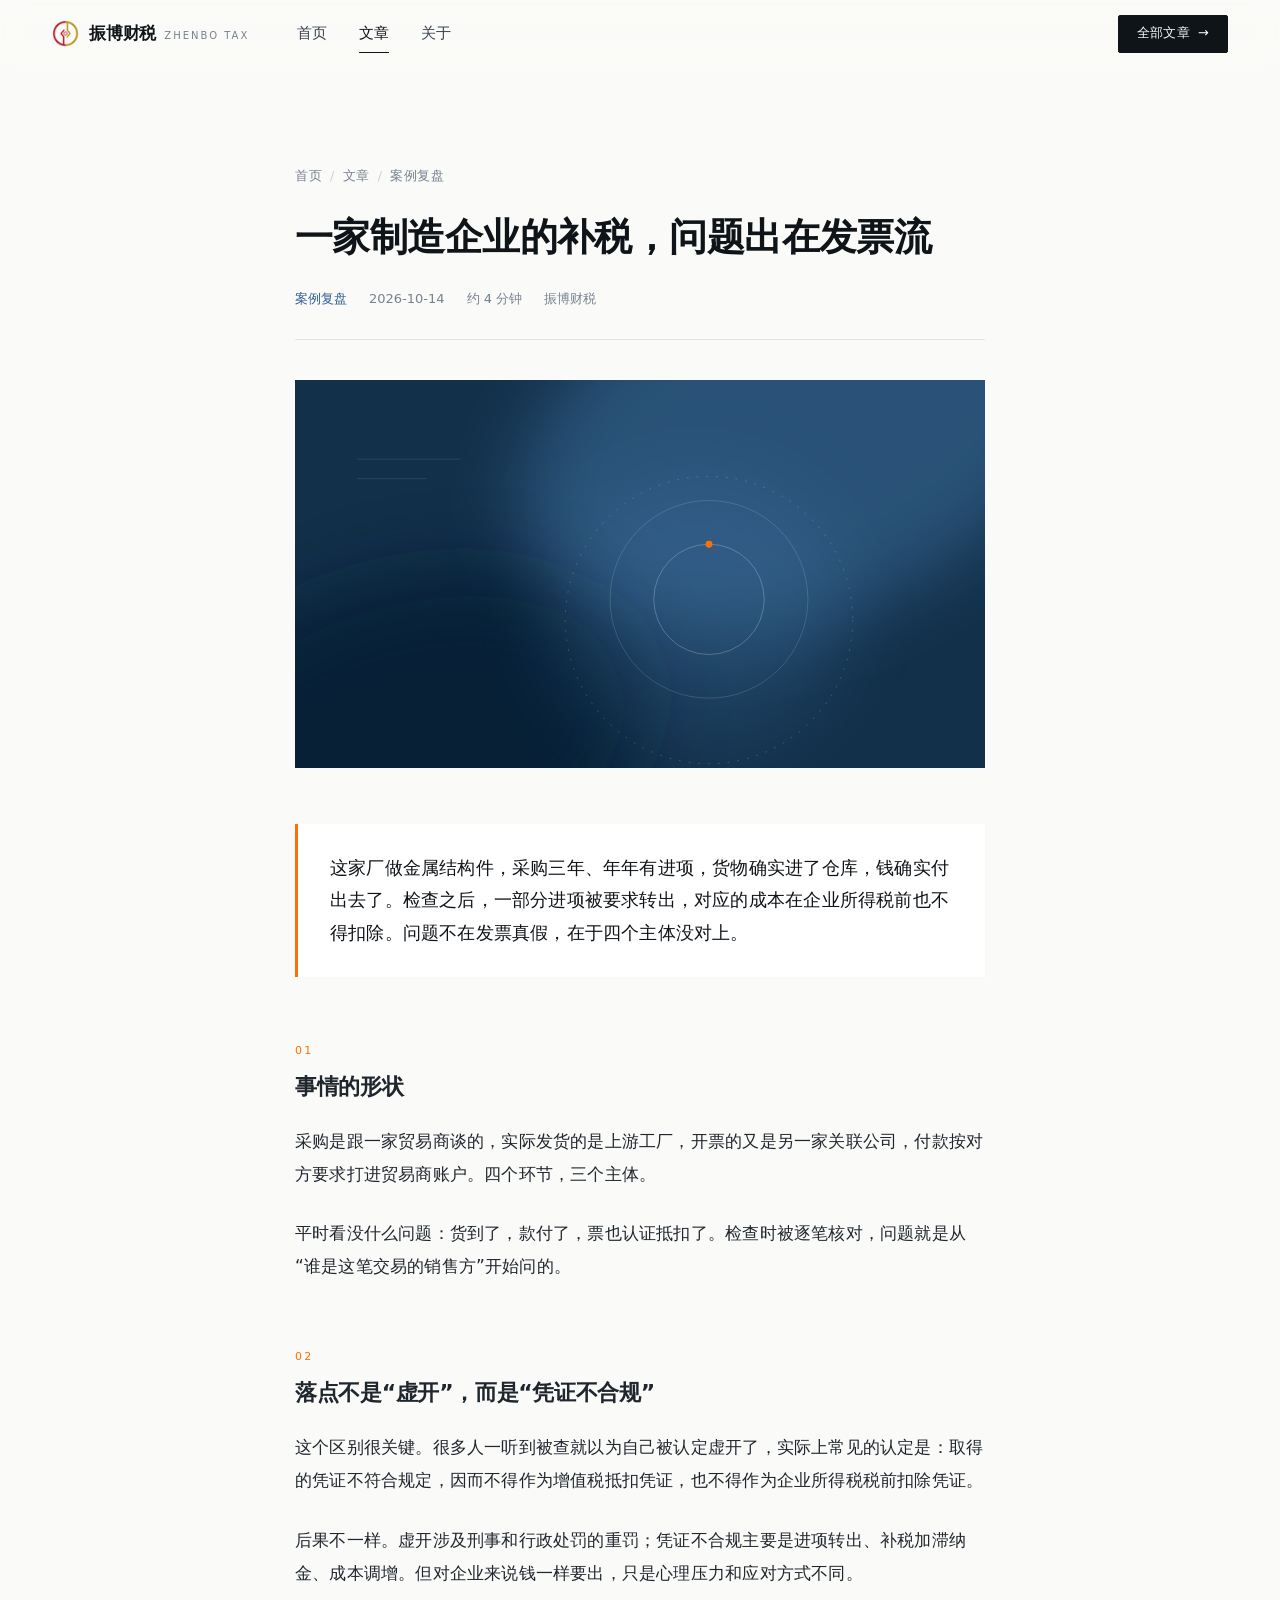
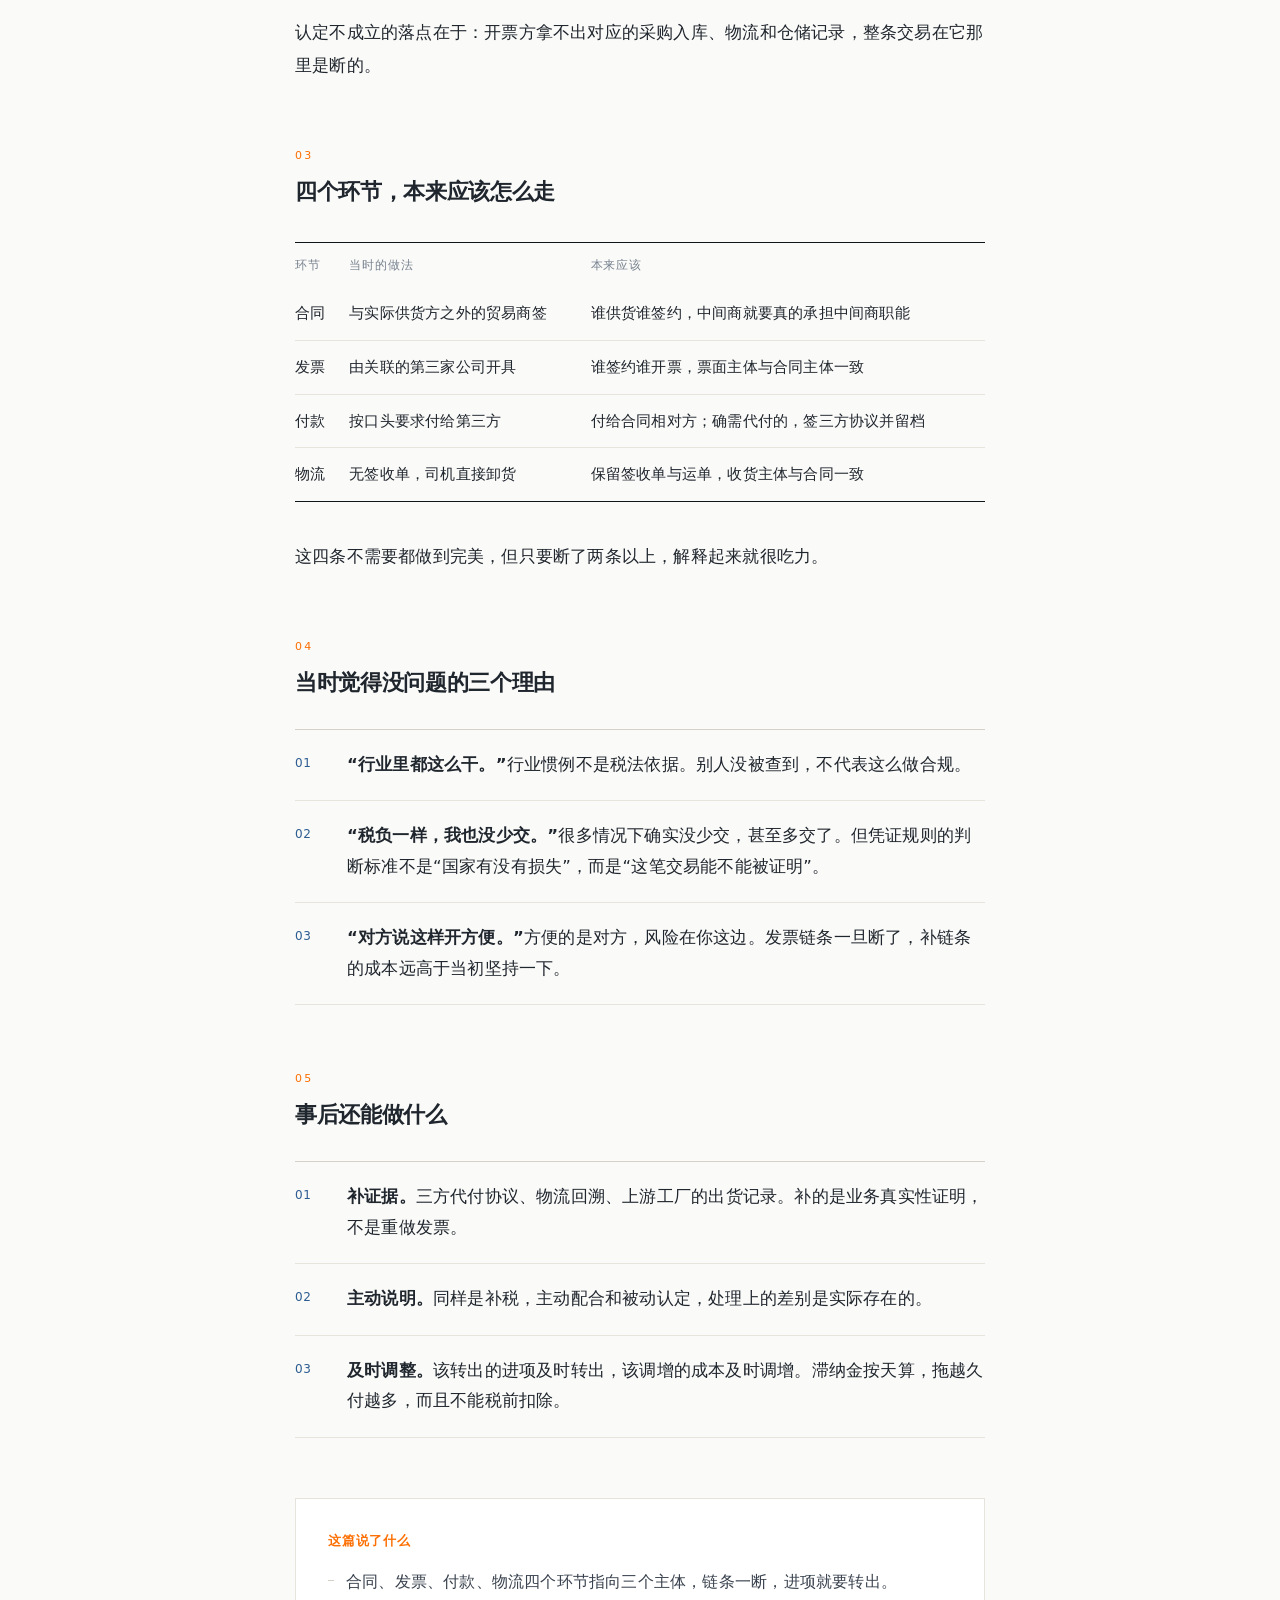
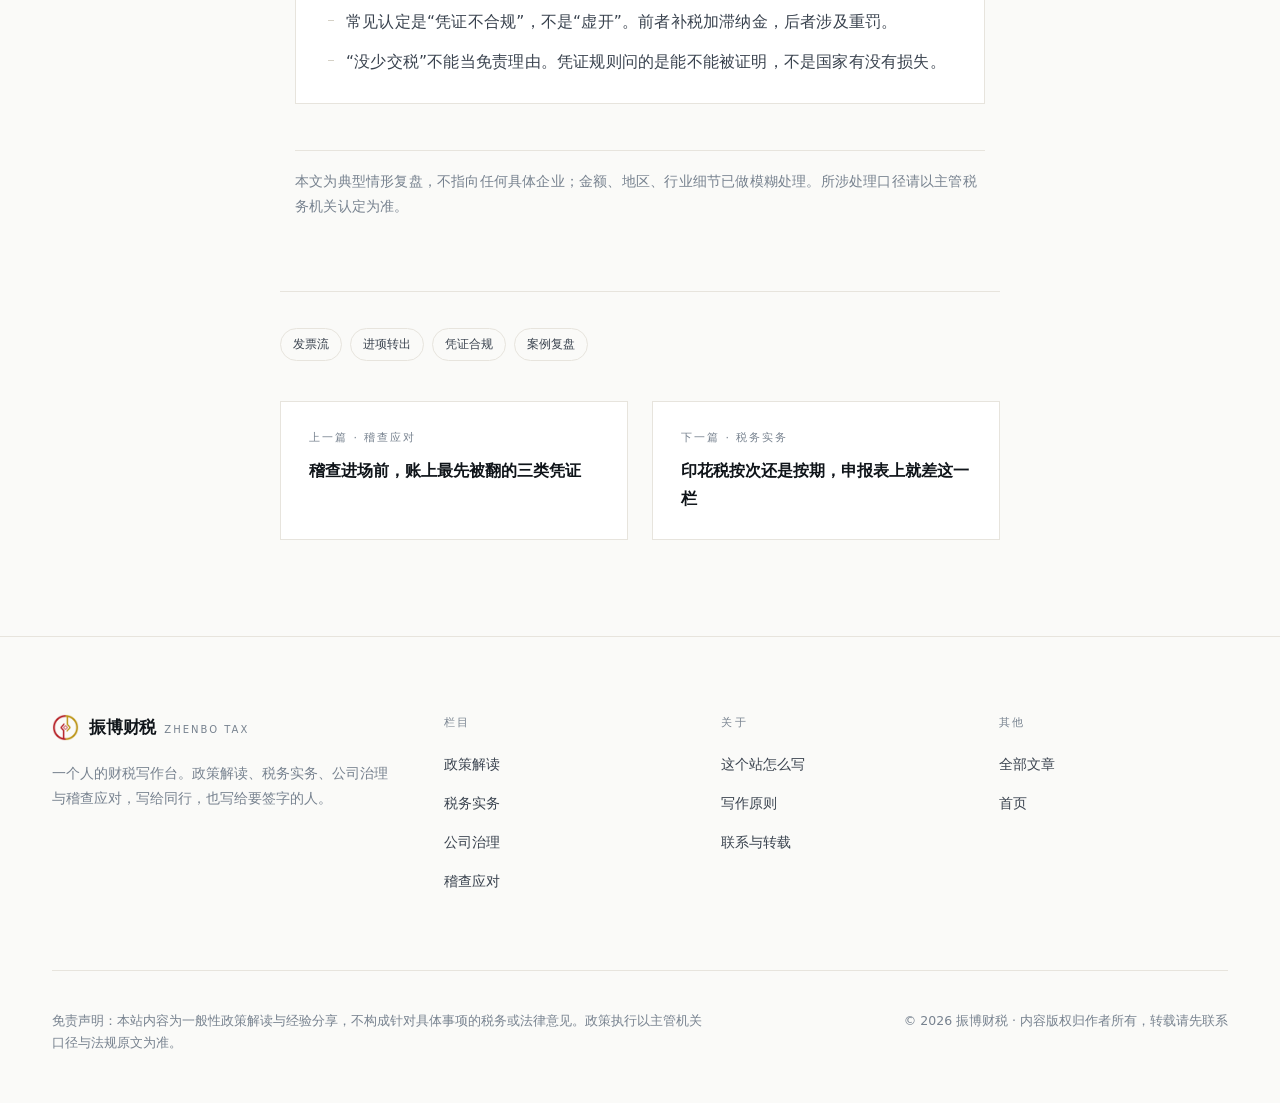
<file: posts/a-fapiao-liu.html>
<!DOCTYPE html>
<html lang="zh-CN">
<head>
<meta charset="UTF-8">
<meta name="viewport" content="width=device-width, initial-scale=1">
<title>一家制造企业的补税，问题出在发票流 · 振博财税</title>
<meta name="description" content="货是真的，钱也付了，最后卡在开票主体和收货主体对不上。一个典型情形的结构复盘。">
<meta name="theme-color" content="#FAFAF8">
<link rel="stylesheet" href="../style.css">
<link rel="icon" type="image/png" href="../bin/logo.png">
</head>
<body>

<header class="nav" id="nav">
  <div class="wrap nav-in">
    <a class="brand" href="../index.html" aria-label="振博财税首页">
      <img class="brand-mark" src="../bin/logo.png" alt="" width="26" height="26" decoding="async">
      <span class="brand-text">振博财税<em>Zhenbo Tax</em></span>
    </a>
    <nav class="nav-links" id="navLinks" aria-label="主导航">
      <a href="../index.html">首页</a>
      <a href="../articles.html" class="is-active">文章</a>
      <a href="../about.html">关于</a>
    </nav>
    <div class="nav-act">
      <a class="btn btn-sm" href="../articles.html">全部文章<span class="arw" aria-hidden="true">→</span></a>
      <button class="burger" id="burger" aria-label="打开菜单" aria-expanded="false" aria-controls="navLinks">
        <span></span><span></span>
      </button>
    </div>
  </div>
</header>

<main>
  <article class="reading">
    <div class="wrap">
      <div class="read-head">
        <p class="crumb"><a href="../index.html">首页</a><span>/</span><a href="../articles.html">文章</a><span>/</span>案例复盘</p>
        <h1 class="read-title">一家制造企业的补税，问题出在发票流</h1>
        <div class="read-meta">
          <span class="cat">案例复盘</span>
          <span>2026-10-14</span>
          <span>约 4 分钟</span>
          <span>振博财税</span>
        </div>
      </div>

      <div class="read-cover">
        <img src="../bin/covers/c5.svg" alt="" width="1200" height="750">
      </div>

      <div class="prose">
        <div class="lead">
          <p>这家厂做金属结构件，采购三年、年年有进项，货物确实进了仓库，钱确实付出去了。检查之后，一部分进项被要求转出，对应的成本在企业所得税前也不得扣除。问题不在发票真假，在于四个主体没对上。</p>
        </div>
        <h2>事情的形状</h2>
        <p>采购是跟一家贸易商谈的，实际发货的是上游工厂，开票的又是另一家关联公司，付款按对方要求打进贸易商账户。四个环节，三个主体。</p>
        <p>平时看没什么问题：货到了，款付了，票也认证抵扣了。检查时被逐笔核对，问题就是从“谁是这笔交易的销售方”开始问的。</p>
        <h2>落点不是“虚开”，而是“凭证不合规”</h2>
        <p>这个区别很关键。很多人一听到被查就以为自己被认定虚开了，实际上常见的认定是：取得的凭证不符合规定，因而不得作为增值税抵扣凭证，也不得作为企业所得税税前扣除凭证。</p>
        <p>后果不一样。虚开涉及刑事和行政处罚的重罚；凭证不合规主要是进项转出、补税加滞纳金、成本调增。但对企业来说钱一样要出，只是心理压力和应对方式不同。</p>
        <p>认定不成立的落点在于：开票方拿不出对应的采购入库、物流和仓储记录，整条交易在它那里是断的。</p>
        <h2>四个环节，本来应该怎么走</h2>
        <table>
        <thead>
        <tr><th>环节</th><th>当时的做法</th><th>本来应该</th></tr>
        </thead>
        <tbody>
        <tr><td>合同</td><td>与实际供货方之外的贸易商签</td><td>谁供货谁签约，中间商就要真的承担中间商职能</td></tr>
        <tr><td>发票</td><td>由关联的第三家公司开具</td><td>谁签约谁开票，票面主体与合同主体一致</td></tr>
        <tr><td>付款</td><td>按口头要求付给第三方</td><td>付给合同相对方；确需代付的，签三方协议并留档</td></tr>
        <tr><td>物流</td><td>无签收单，司机直接卸货</td><td>保留签收单与运单，收货主体与合同一致</td></tr>
        </tbody>
        </table>
        <p>这四条不需要都做到完美，但只要断了两条以上，解释起来就很吃力。</p>
        <h2>当时觉得没问题的三个理由</h2>
        <ol class="points">
          <li><strong>“行业里都这么干。”</strong>行业惯例不是税法依据。别人没被查到，不代表这么做合规。</li>
          <li><strong>“税负一样，我也没少交。”</strong>很多情况下确实没少交，甚至多交了。但凭证规则的判断标准不是“国家有没有损失”，而是“这笔交易能不能被证明”。</li>
          <li><strong>“对方说这样开方便。”</strong>方便的是对方，风险在你这边。发票链条一旦断了，补链条的成本远高于当初坚持一下。</li>
        </ol>
        <h2>事后还能做什么</h2>
        <ol class="points">
          <li><strong>补证据。</strong>三方代付协议、物流回溯、上游工厂的出货记录。补的是业务真实性证明，不是重做发票。</li>
          <li><strong>主动说明。</strong>同样是补税，主动配合和被动认定，处理上的差别是实际存在的。</li>
          <li><strong>及时调整。</strong>该转出的进项及时转出，该调增的成本及时调增。滞纳金按天算，拖越久付越多，而且不能税前扣除。</li>
        </ol>
        <div class="keypoints">
          <p class="kp-label">这篇说了什么</p>
          <ul>
            <li>合同、发票、付款、物流四个环节指向三个主体，链条一断，进项就要转出。</li>
            <li>常见认定是“凭证不合规”，不是“虚开”。前者补税加滞纳金，后者涉及重罚。</li>
            <li>“没少交税”不能当免责理由。凭证规则问的是能不能被证明，不是国家有没有损失。</li>
          </ul>
        </div>
        <p class="note">本文为典型情形复盘，不指向任何具体企业；金额、地区、行业细节已做模糊处理。所涉处理口径请以主管税务机关认定为准。</p>
      </div>

      <div class="read-foot">
        <div class="tags">
          <span class="tag-pill">发票流</span>
          <span class="tag-pill">进项转出</span>
          <span class="tag-pill">凭证合规</span>
          <span class="tag-pill">案例复盘</span>
        </div>
        <div class="next-read">
          <a href="a-jicha-pingzheng.html">
            <span class="lbl">上一篇 · 稽查应对</span>
            <span class="ttl">稽查进场前，账上最先被翻的三类凭证</span>
          </a>
          <a href="a-yinhuashui-shenbao.html">
            <span class="lbl">下一篇 · 税务实务</span>
            <span class="ttl">印花税按次还是按期，申报表上就差这一栏</span>
          </a>
        </div>
      </div>
    </div>
  </article>
</main>

<footer class="footer" style="margin-top:96px;">
  <div class="wrap">
    <div class="foot-grid">
      <div class="foot-brand">
        <a class="brand" href="../index.html">
          <img class="brand-mark" src="../bin/logo.png" alt="" width="26" height="26" decoding="async">
          <span class="brand-text">振博财税<em>Zhenbo Tax</em></span>
        </a>
        <p>一个人的财税写作台。政策解读、税务实务、公司治理与稽查应对，写给同行，也写给要签字的人。</p>
      </div>
      <div class="foot-col">
        <h4>栏目</h4>
        <ul>
          <li><a href="../articles.html">政策解读</a></li>
          <li><a href="../articles.html">税务实务</a></li>
          <li><a href="../articles.html">公司治理</a></li>
          <li><a href="../articles.html">稽查应对</a></li>
        </ul>
      </div>
      <div class="foot-col">
        <h4>关于</h4>
        <ul>
          <li><a href="../about.html">这个站怎么写</a></li>
          <li><a href="../about.html">写作原则</a></li>
          <li><a href="../about.html">联系与转载</a></li>
        </ul>
      </div>
      <div class="foot-col">
        <h4>其他</h4>
        <ul>
          <li><a href="../articles.html">全部文章</a></li>
          <li><a href="../index.html">首页</a></li>
        </ul>
      </div>
    </div>
    <div class="foot-bottom">
      <p class="disc">免责声明：本站内容为一般性政策解读与经验分享，不构成针对具体事项的税务或法律意见。政策执行以主管机关口径与法规原文为准。</p>
      <p>© 2026 振博财税 · 内容版权归作者所有，转载请先联系</p>
    </div>
  </div>
</footer>

<script src="../script.js"></script>
</body>
</html>
</file>
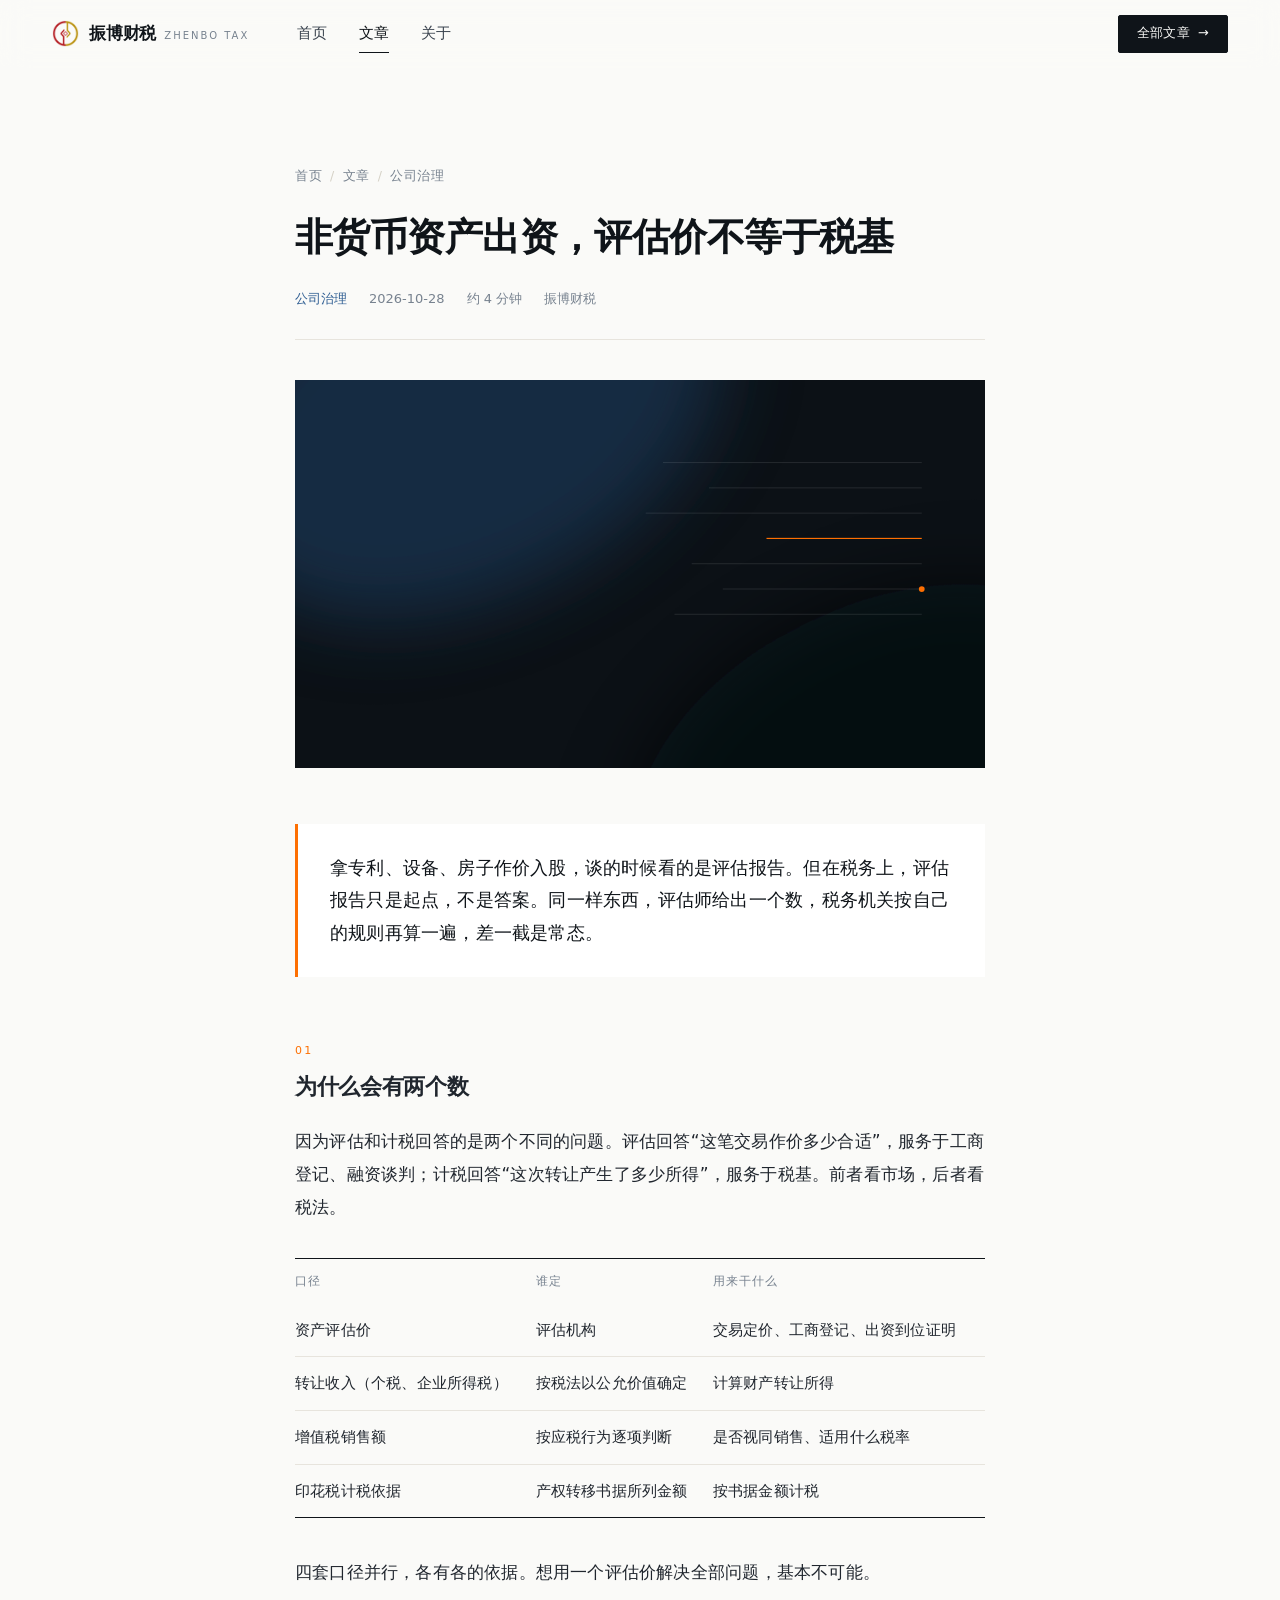
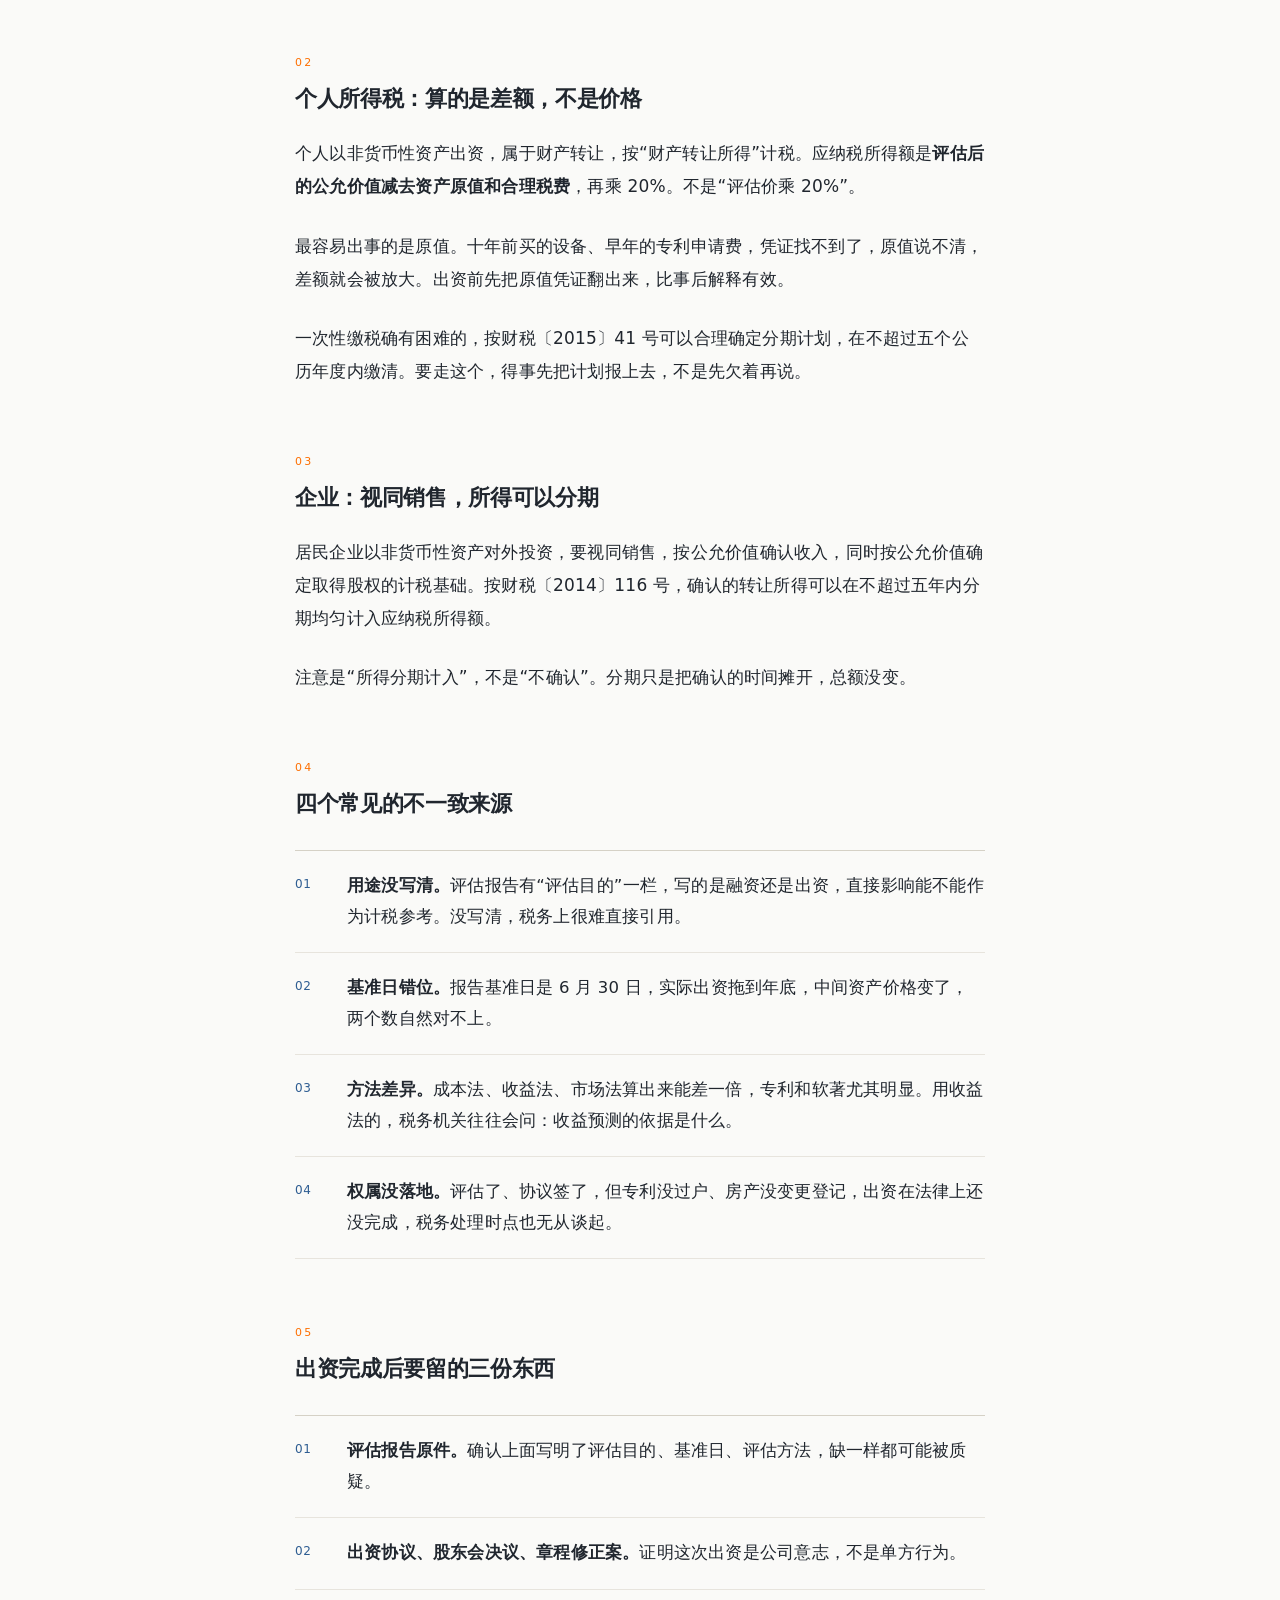
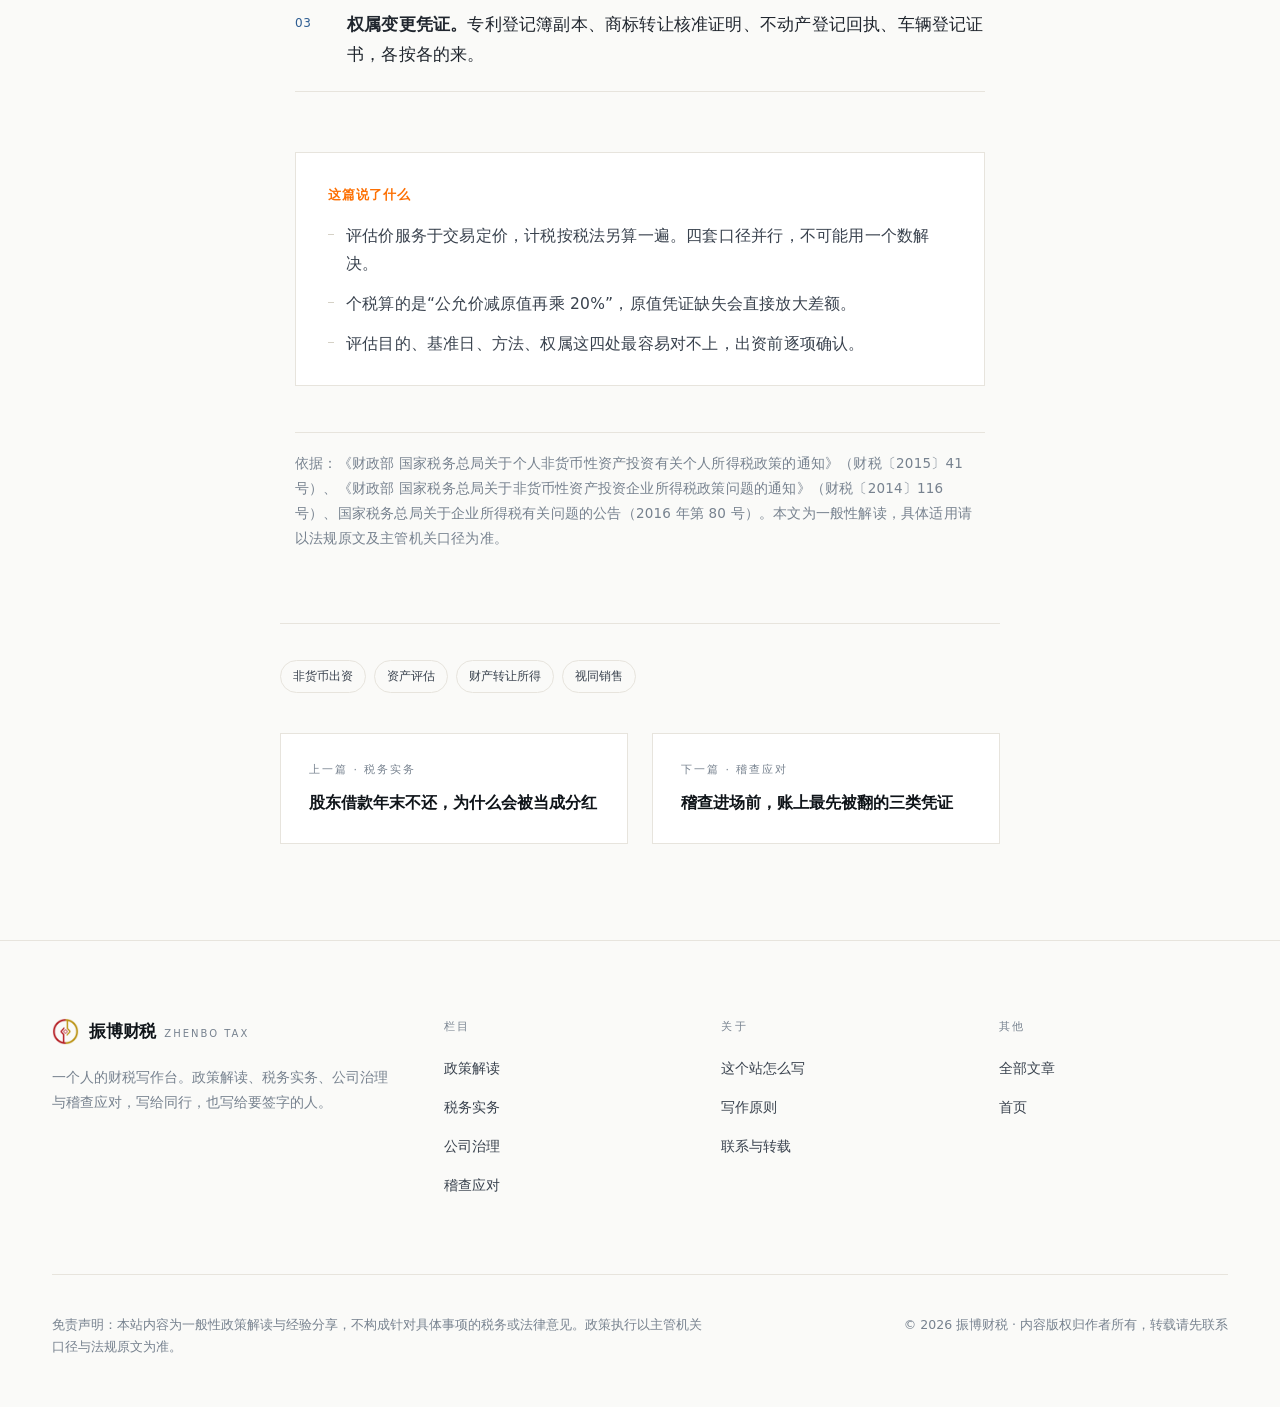
<file: posts/a-fei-huobi-chuzi.html>
<!DOCTYPE html>
<html lang="zh-CN">
<head>
<meta charset="UTF-8">
<meta name="viewport" content="width=device-width, initial-scale=1">
<title>非货币资产出资，评估价不等于税基 · 振博财税</title>
<meta name="description" content="专利、设备、房产作价入股，评估报告上的数和税务局算的数经常不是同一个。两套算法、四个差异来源、三份必存凭证。">
<meta name="theme-color" content="#FAFAF8">
<link rel="stylesheet" href="../style.css">
<link rel="icon" type="image/png" href="../bin/logo.png">
</head>
<body>

<header class="nav" id="nav">
  <div class="wrap nav-in">
    <a class="brand" href="../index.html" aria-label="振博财税首页">
      <img class="brand-mark" src="../bin/logo.png" alt="" width="26" height="26" decoding="async">
      <span class="brand-text">振博财税<em>Zhenbo Tax</em></span>
    </a>
    <nav class="nav-links" id="navLinks" aria-label="主导航">
      <a href="../index.html">首页</a>
      <a href="../articles.html" class="is-active">文章</a>
      <a href="../about.html">关于</a>
    </nav>
    <div class="nav-act">
      <a class="btn btn-sm" href="../articles.html">全部文章<span class="arw" aria-hidden="true">→</span></a>
      <button class="burger" id="burger" aria-label="打开菜单" aria-expanded="false" aria-controls="navLinks">
        <span></span><span></span>
      </button>
    </div>
  </div>
</header>

<main>
  <article class="reading">
    <div class="wrap">
      <div class="read-head">
        <p class="crumb"><a href="../index.html">首页</a><span>/</span><a href="../articles.html">文章</a><span>/</span>公司治理</p>
        <h1 class="read-title">非货币资产出资，评估价不等于税基</h1>
        <div class="read-meta">
          <span class="cat">公司治理</span>
          <span>2026-10-28</span>
          <span>约 4 分钟</span>
          <span>振博财税</span>
        </div>
      </div>

      <div class="read-cover">
        <img src="../bin/covers/c3.svg" alt="" width="1200" height="750">
      </div>

      <div class="prose">
        <div class="lead">
          <p>拿专利、设备、房子作价入股，谈的时候看的是评估报告。但在税务上，评估报告只是起点，不是答案。同一样东西，评估师给出一个数，税务机关按自己的规则再算一遍，差一截是常态。</p>
        </div>
        <h2>为什么会有两个数</h2>
        <p>因为评估和计税回答的是两个不同的问题。评估回答“这笔交易作价多少合适”，服务于工商登记、融资谈判；计税回答“这次转让产生了多少所得”，服务于税基。前者看市场，后者看税法。</p>
        <table>
        <thead>
        <tr><th>口径</th><th>谁定</th><th>用来干什么</th></tr>
        </thead>
        <tbody>
        <tr><td>资产评估价</td><td>评估机构</td><td>交易定价、工商登记、出资到位证明</td></tr>
        <tr><td>转让收入（个税、企业所得税）</td><td>按税法以公允价值确定</td><td>计算财产转让所得</td></tr>
        <tr><td>增值税销售额</td><td>按应税行为逐项判断</td><td>是否视同销售、适用什么税率</td></tr>
        <tr><td>印花税计税依据</td><td>产权转移书据所列金额</td><td>按书据金额计税</td></tr>
        </tbody>
        </table>
        <p>四套口径并行，各有各的依据。想用一个评估价解决全部问题，基本不可能。</p>
        <h2>个人所得税：算的是差额，不是价格</h2>
        <p>个人以非货币性资产出资，属于财产转让，按“财产转让所得”计税。应纳税所得额是<strong>评估后的公允价值减去资产原值和合理税费</strong>，再乘 20%。不是“评估价乘 20%”。</p>
        <p>最容易出事的是原值。十年前买的设备、早年的专利申请费，凭证找不到了，原值说不清，差额就会被放大。出资前先把原值凭证翻出来，比事后解释有效。</p>
        <p>一次性缴税确有困难的，按财税〔2015〕41 号可以合理确定分期计划，在不超过五个公历年度内缴清。要走这个，得事先把计划报上去，不是先欠着再说。</p>
        <h2>企业：视同销售，所得可以分期</h2>
        <p>居民企业以非货币性资产对外投资，要视同销售，按公允价值确认收入，同时按公允价值确定取得股权的计税基础。按财税〔2014〕116 号，确认的转让所得可以在不超过五年内分期均匀计入应纳税所得额。</p>
        <p>注意是“所得分期计入”，不是“不确认”。分期只是把确认的时间摊开，总额没变。</p>
        <h2>四个常见的不一致来源</h2>
        <ol class="points">
          <li><strong>用途没写清。</strong>评估报告有“评估目的”一栏，写的是融资还是出资，直接影响能不能作为计税参考。没写清，税务上很难直接引用。</li>
          <li><strong>基准日错位。</strong>报告基准日是 6 月 30 日，实际出资拖到年底，中间资产价格变了，两个数自然对不上。</li>
          <li><strong>方法差异。</strong>成本法、收益法、市场法算出来能差一倍，专利和软著尤其明显。用收益法的，税务机关往往会问：收益预测的依据是什么。</li>
          <li><strong>权属没落地。</strong>评估了、协议签了，但专利没过户、房产没变更登记，出资在法律上还没完成，税务处理时点也无从谈起。</li>
        </ol>
        <h2>出资完成后要留的三份东西</h2>
        <ol class="points">
          <li><strong>评估报告原件。</strong>确认上面写明了评估目的、基准日、评估方法，缺一样都可能被质疑。</li>
          <li><strong>出资协议、股东会决议、章程修正案。</strong>证明这次出资是公司意志，不是单方行为。</li>
          <li><strong>权属变更凭证。</strong>专利登记簿副本、商标转让核准证明、不动产登记回执、车辆登记证书，各按各的来。</li>
        </ol>
        <div class="keypoints">
          <p class="kp-label">这篇说了什么</p>
          <ul>
            <li>评估价服务于交易定价，计税按税法另算一遍。四套口径并行，不可能用一个数解决。</li>
            <li>个税算的是“公允价减原值再乘 20%”，原值凭证缺失会直接放大差额。</li>
            <li>评估目的、基准日、方法、权属这四处最容易对不上，出资前逐项确认。</li>
          </ul>
        </div>
        <p class="note">依据：《财政部 国家税务总局关于个人非货币性资产投资有关个人所得税政策的通知》（财税〔2015〕41 号）、《财政部 国家税务总局关于非货币性资产投资企业所得税政策问题的通知》（财税〔2014〕116 号）、国家税务总局关于企业所得税有关问题的公告（2016 年第 80 号）。本文为一般性解读，具体适用请以法规原文及主管机关口径为准。</p>
      </div>

      <div class="read-foot">
        <div class="tags">
          <span class="tag-pill">非货币出资</span>
          <span class="tag-pill">资产评估</span>
          <span class="tag-pill">财产转让所得</span>
          <span class="tag-pill">视同销售</span>
        </div>
        <div class="next-read">
          <a href="a-gudong-jiekuan.html">
            <span class="lbl">上一篇 · 税务实务</span>
            <span class="ttl">股东借款年末不还，为什么会被当成分红</span>
          </a>
          <a href="a-jicha-pingzheng.html">
            <span class="lbl">下一篇 · 稽查应对</span>
            <span class="ttl">稽查进场前，账上最先被翻的三类凭证</span>
          </a>
        </div>
      </div>
    </div>
  </article>
</main>

<footer class="footer" style="margin-top:96px;">
  <div class="wrap">
    <div class="foot-grid">
      <div class="foot-brand">
        <a class="brand" href="../index.html">
          <img class="brand-mark" src="../bin/logo.png" alt="" width="26" height="26" decoding="async">
          <span class="brand-text">振博财税<em>Zhenbo Tax</em></span>
        </a>
        <p>一个人的财税写作台。政策解读、税务实务、公司治理与稽查应对，写给同行，也写给要签字的人。</p>
      </div>
      <div class="foot-col">
        <h4>栏目</h4>
        <ul>
          <li><a href="../articles.html">政策解读</a></li>
          <li><a href="../articles.html">税务实务</a></li>
          <li><a href="../articles.html">公司治理</a></li>
          <li><a href="../articles.html">稽查应对</a></li>
        </ul>
      </div>
      <div class="foot-col">
        <h4>关于</h4>
        <ul>
          <li><a href="../about.html">这个站怎么写</a></li>
          <li><a href="../about.html">写作原则</a></li>
          <li><a href="../about.html">联系与转载</a></li>
        </ul>
      </div>
      <div class="foot-col">
        <h4>其他</h4>
        <ul>
          <li><a href="../articles.html">全部文章</a></li>
          <li><a href="../index.html">首页</a></li>
        </ul>
      </div>
    </div>
    <div class="foot-bottom">
      <p class="disc">免责声明：本站内容为一般性政策解读与经验分享，不构成针对具体事项的税务或法律意见。政策执行以主管机关口径与法规原文为准。</p>
      <p>© 2026 振博财税 · 内容版权归作者所有，转载请先联系</p>
    </div>
  </div>
</footer>

<script src="../script.js"></script>
</body>
</html>
</file>
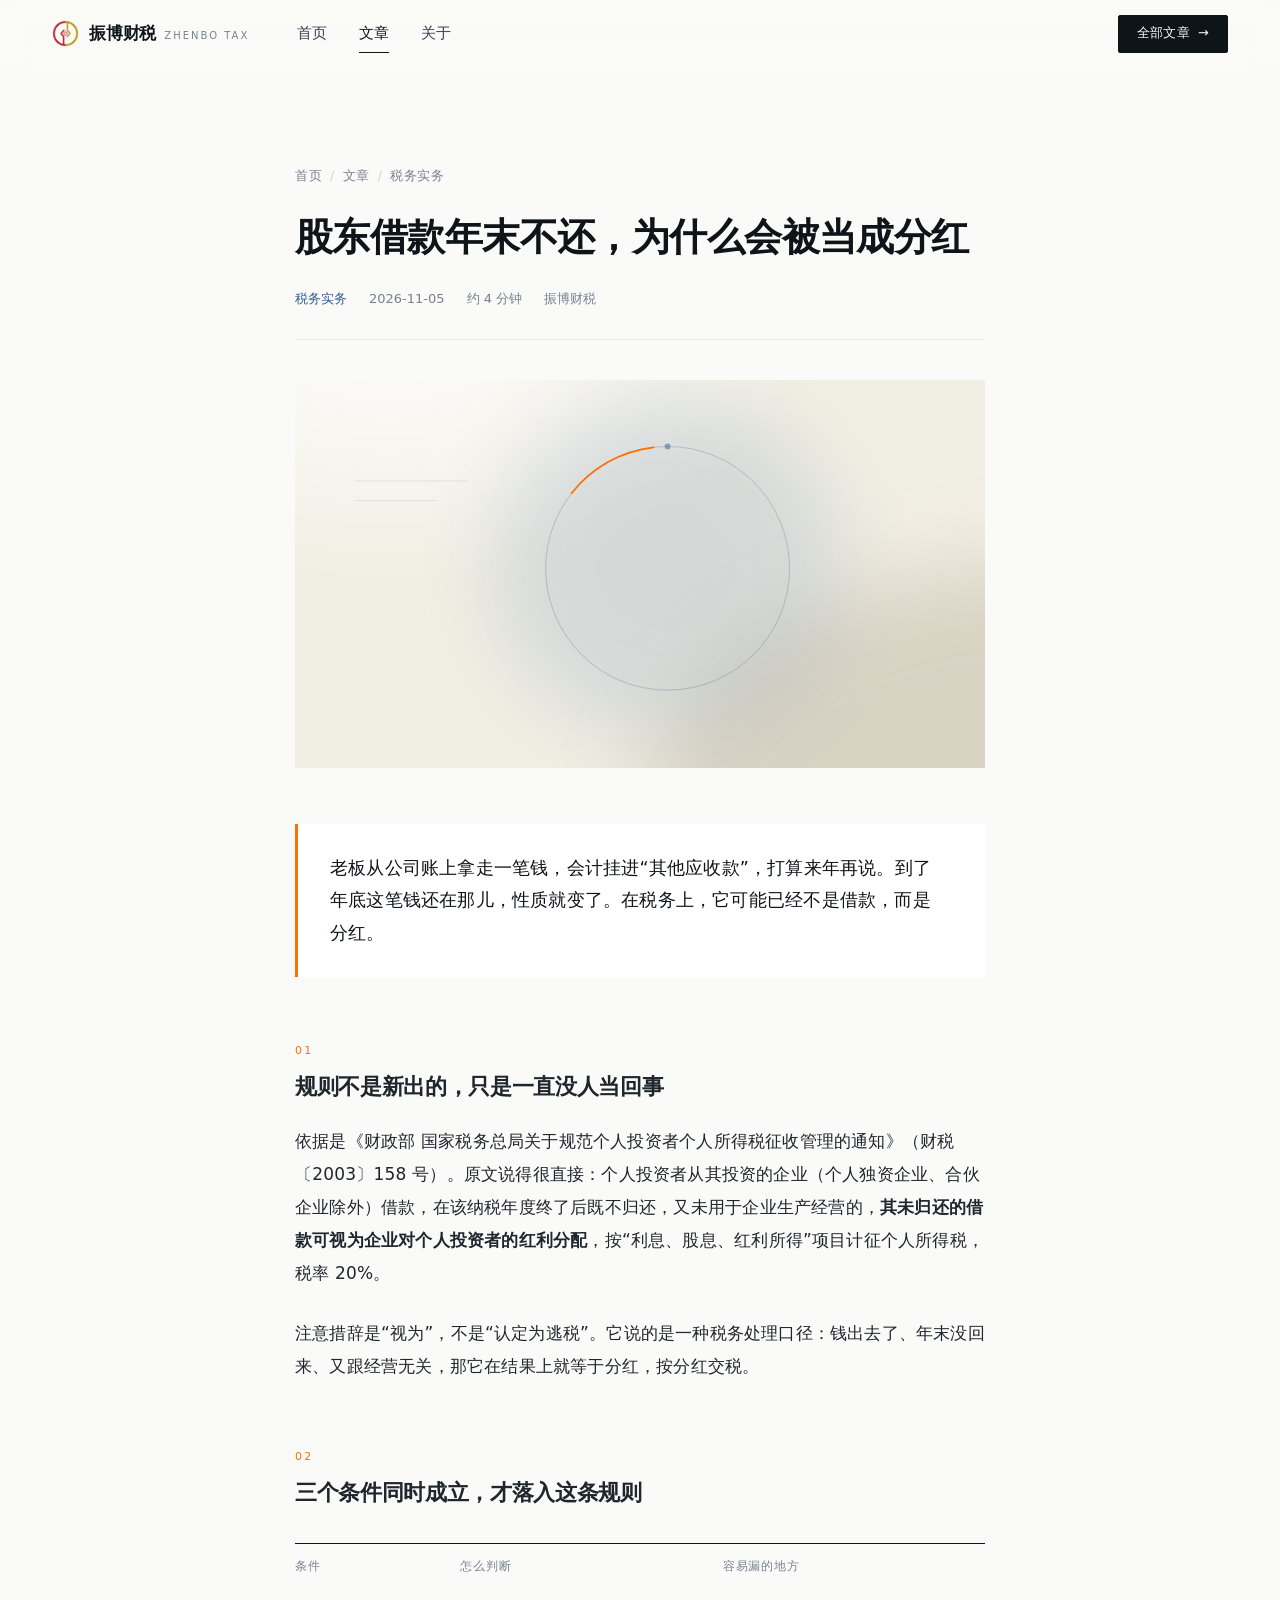
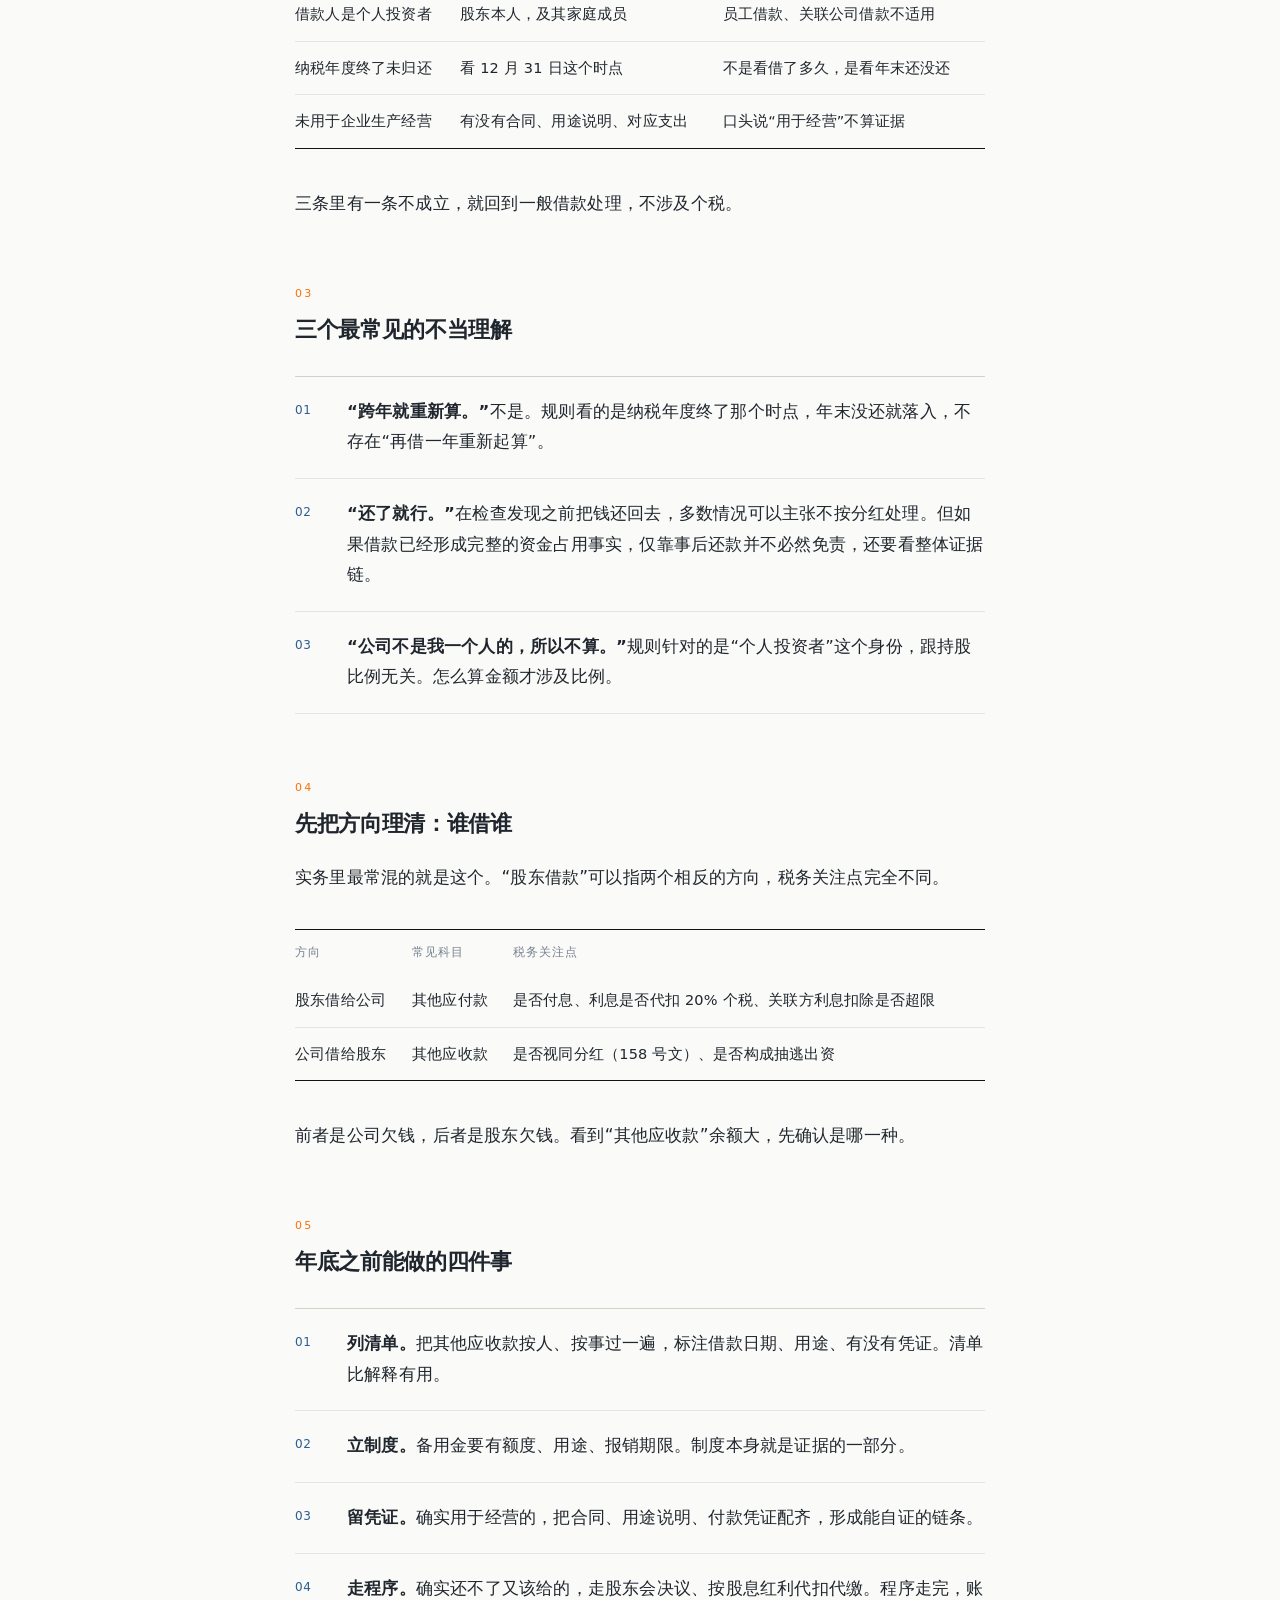
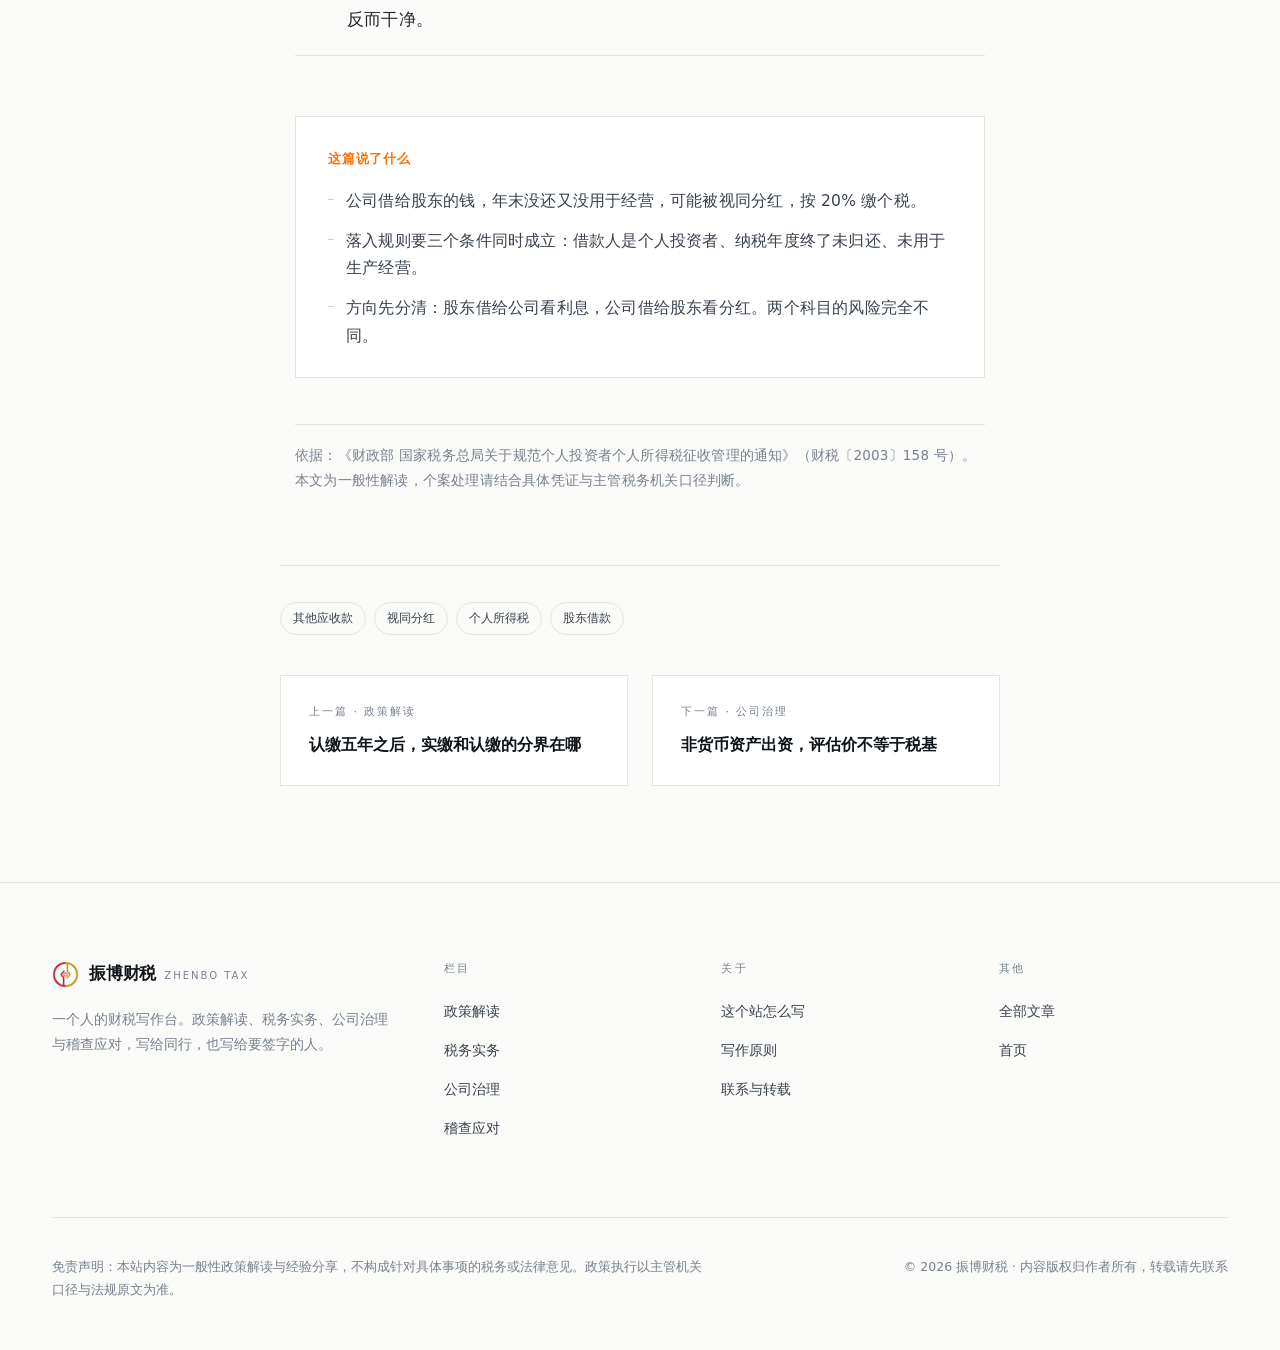
<file: posts/a-gudong-jiekuan.html>
<!DOCTYPE html>
<html lang="zh-CN">
<head>
<meta charset="UTF-8">
<meta name="viewport" content="width=device-width, initial-scale=1">
<title>股东借款年末不还，为什么会被当成分红 · 振博财税</title>
<meta name="description" content="公司借给股东的钱，年末没还又没用于经营，为什么按股息红利补 20% 个税。三个条件、三个误判、一张方向对照表。">
<meta name="theme-color" content="#FAFAF8">
<link rel="stylesheet" href="../style.css">
<link rel="icon" type="image/png" href="../bin/logo.png">
</head>
<body>

<header class="nav" id="nav">
  <div class="wrap nav-in">
    <a class="brand" href="../index.html" aria-label="振博财税首页">
      <img class="brand-mark" src="../bin/logo.png" alt="" width="26" height="26" decoding="async">
      <span class="brand-text">振博财税<em>Zhenbo Tax</em></span>
    </a>
    <nav class="nav-links" id="navLinks" aria-label="主导航">
      <a href="../index.html">首页</a>
      <a href="../articles.html" class="is-active">文章</a>
      <a href="../about.html">关于</a>
    </nav>
    <div class="nav-act">
      <a class="btn btn-sm" href="../articles.html">全部文章<span class="arw" aria-hidden="true">→</span></a>
      <button class="burger" id="burger" aria-label="打开菜单" aria-expanded="false" aria-controls="navLinks">
        <span></span><span></span>
      </button>
    </div>
  </div>
</header>

<main>
  <article class="reading">
    <div class="wrap">
      <div class="read-head">
        <p class="crumb"><a href="../index.html">首页</a><span>/</span><a href="../articles.html">文章</a><span>/</span>税务实务</p>
        <h1 class="read-title">股东借款年末不还，为什么会被当成分红</h1>
        <div class="read-meta">
          <span class="cat">税务实务</span>
          <span>2026-11-05</span>
          <span>约 4 分钟</span>
          <span>振博财税</span>
        </div>
      </div>

      <div class="read-cover">
        <img src="../bin/covers/c2.svg" alt="" width="1200" height="750">
      </div>

      <div class="prose">
        <div class="lead">
          <p>老板从公司账上拿走一笔钱，会计挂进“其他应收款”，打算来年再说。到了年底这笔钱还在那儿，性质就变了。在税务上，它可能已经不是借款，而是分红。</p>
        </div>
        <h2>规则不是新出的，只是一直没人当回事</h2>
        <p>依据是《财政部 国家税务总局关于规范个人投资者个人所得税征收管理的通知》（财税〔2003〕158 号）。原文说得很直接：个人投资者从其投资的企业（个人独资企业、合伙企业除外）借款，在该纳税年度终了后既不归还，又未用于企业生产经营的，<strong>其未归还的借款可视为企业对个人投资者的红利分配</strong>，按“利息、股息、红利所得”项目计征个人所得税，税率 20%。</p>
        <p>注意措辞是“视为”，不是“认定为逃税”。它说的是一种税务处理口径：钱出去了、年末没回来、又跟经营无关，那它在结果上就等于分红，按分红交税。</p>
        <h2>三个条件同时成立，才落入这条规则</h2>
        <table>
        <thead>
        <tr><th>条件</th><th>怎么判断</th><th>容易漏的地方</th></tr>
        </thead>
        <tbody>
        <tr><td>借款人是个人投资者</td><td>股东本人，及其家庭成员</td><td>员工借款、关联公司借款不适用</td></tr>
        <tr><td>纳税年度终了未归还</td><td>看 12 月 31 日这个时点</td><td>不是看借了多久，是看年末还没还</td></tr>
        <tr><td>未用于企业生产经营</td><td>有没有合同、用途说明、对应支出</td><td>口头说“用于经营”不算证据</td></tr>
        </tbody>
        </table>
        <p>三条里有一条不成立，就回到一般借款处理，不涉及个税。</p>
        <h2>三个最常见的不当理解</h2>
        <ol class="points">
          <li><strong>“跨年就重新算。”</strong>不是。规则看的是纳税年度终了那个时点，年末没还就落入，不存在“再借一年重新起算”。</li>
          <li><strong>“还了就行。”</strong>在检查发现之前把钱还回去，多数情况可以主张不按分红处理。但如果借款已经形成完整的资金占用事实，仅靠事后还款并不必然免责，还要看整体证据链。</li>
          <li><strong>“公司不是我一个人的，所以不算。”</strong>规则针对的是“个人投资者”这个身份，跟持股比例无关。怎么算金额才涉及比例。</li>
        </ol>
        <h2>先把方向理清：谁借谁</h2>
        <p>实务里最常混的就是这个。“股东借款”可以指两个相反的方向，税务关注点完全不同。</p>
        <table>
        <thead>
        <tr><th>方向</th><th>常见科目</th><th>税务关注点</th></tr>
        </thead>
        <tbody>
        <tr><td>股东借给公司</td><td>其他应付款</td><td>是否付息、利息是否代扣 20% 个税、关联方利息扣除是否超限</td></tr>
        <tr><td>公司借给股东</td><td>其他应收款</td><td>是否视同分红（158 号文）、是否构成抽逃出资</td></tr>
        </tbody>
        </table>
        <p>前者是公司欠钱，后者是股东欠钱。看到“其他应收款”余额大，先确认是哪一种。</p>
        <h2>年底之前能做的四件事</h2>
        <ol class="points">
          <li><strong>列清单。</strong>把其他应收款按人、按事过一遍，标注借款日期、用途、有没有凭证。清单比解释有用。</li>
          <li><strong>立制度。</strong>备用金要有额度、用途、报销期限。制度本身就是证据的一部分。</li>
          <li><strong>留凭证。</strong>确实用于经营的，把合同、用途说明、付款凭证配齐，形成能自证的链条。</li>
          <li><strong>走程序。</strong>确实还不了又该给的，走股东会决议、按股息红利代扣代缴。程序走完，账反而干净。</li>
        </ol>
        <div class="keypoints">
          <p class="kp-label">这篇说了什么</p>
          <ul>
            <li>公司借给股东的钱，年末没还又没用于经营，可能被视同分红，按 20% 缴个税。</li>
            <li>落入规则要三个条件同时成立：借款人是个人投资者、纳税年度终了未归还、未用于生产经营。</li>
            <li>方向先分清：股东借给公司看利息，公司借给股东看分红。两个科目的风险完全不同。</li>
          </ul>
        </div>
        <p class="note">依据：《财政部 国家税务总局关于规范个人投资者个人所得税征收管理的通知》（财税〔2003〕158 号）。本文为一般性解读，个案处理请结合具体凭证与主管税务机关口径判断。</p>
      </div>

      <div class="read-foot">
        <div class="tags">
          <span class="tag-pill">其他应收款</span>
          <span class="tag-pill">视同分红</span>
          <span class="tag-pill">个人所得税</span>
          <span class="tag-pill">股东借款</span>
        </div>
        <div class="next-read">
          <a href="a-renjiao-shijiao.html">
            <span class="lbl">上一篇 · 政策解读</span>
            <span class="ttl">认缴五年之后，实缴和认缴的分界在哪</span>
          </a>
          <a href="a-fei-huobi-chuzi.html">
            <span class="lbl">下一篇 · 公司治理</span>
            <span class="ttl">非货币资产出资，评估价不等于税基</span>
          </a>
        </div>
      </div>
    </div>
  </article>
</main>

<footer class="footer" style="margin-top:96px;">
  <div class="wrap">
    <div class="foot-grid">
      <div class="foot-brand">
        <a class="brand" href="../index.html">
          <img class="brand-mark" src="../bin/logo.png" alt="" width="26" height="26" decoding="async">
          <span class="brand-text">振博财税<em>Zhenbo Tax</em></span>
        </a>
        <p>一个人的财税写作台。政策解读、税务实务、公司治理与稽查应对，写给同行，也写给要签字的人。</p>
      </div>
      <div class="foot-col">
        <h4>栏目</h4>
        <ul>
          <li><a href="../articles.html">政策解读</a></li>
          <li><a href="../articles.html">税务实务</a></li>
          <li><a href="../articles.html">公司治理</a></li>
          <li><a href="../articles.html">稽查应对</a></li>
        </ul>
      </div>
      <div class="foot-col">
        <h4>关于</h4>
        <ul>
          <li><a href="../about.html">这个站怎么写</a></li>
          <li><a href="../about.html">写作原则</a></li>
          <li><a href="../about.html">联系与转载</a></li>
        </ul>
      </div>
      <div class="foot-col">
        <h4>其他</h4>
        <ul>
          <li><a href="../articles.html">全部文章</a></li>
          <li><a href="../index.html">首页</a></li>
        </ul>
      </div>
    </div>
    <div class="foot-bottom">
      <p class="disc">免责声明：本站内容为一般性政策解读与经验分享，不构成针对具体事项的税务或法律意见。政策执行以主管机关口径与法规原文为准。</p>
      <p>© 2026 振博财税 · 内容版权归作者所有，转载请先联系</p>
    </div>
  </div>
</footer>

<script src="../script.js"></script>
</body>
</html>
</file>
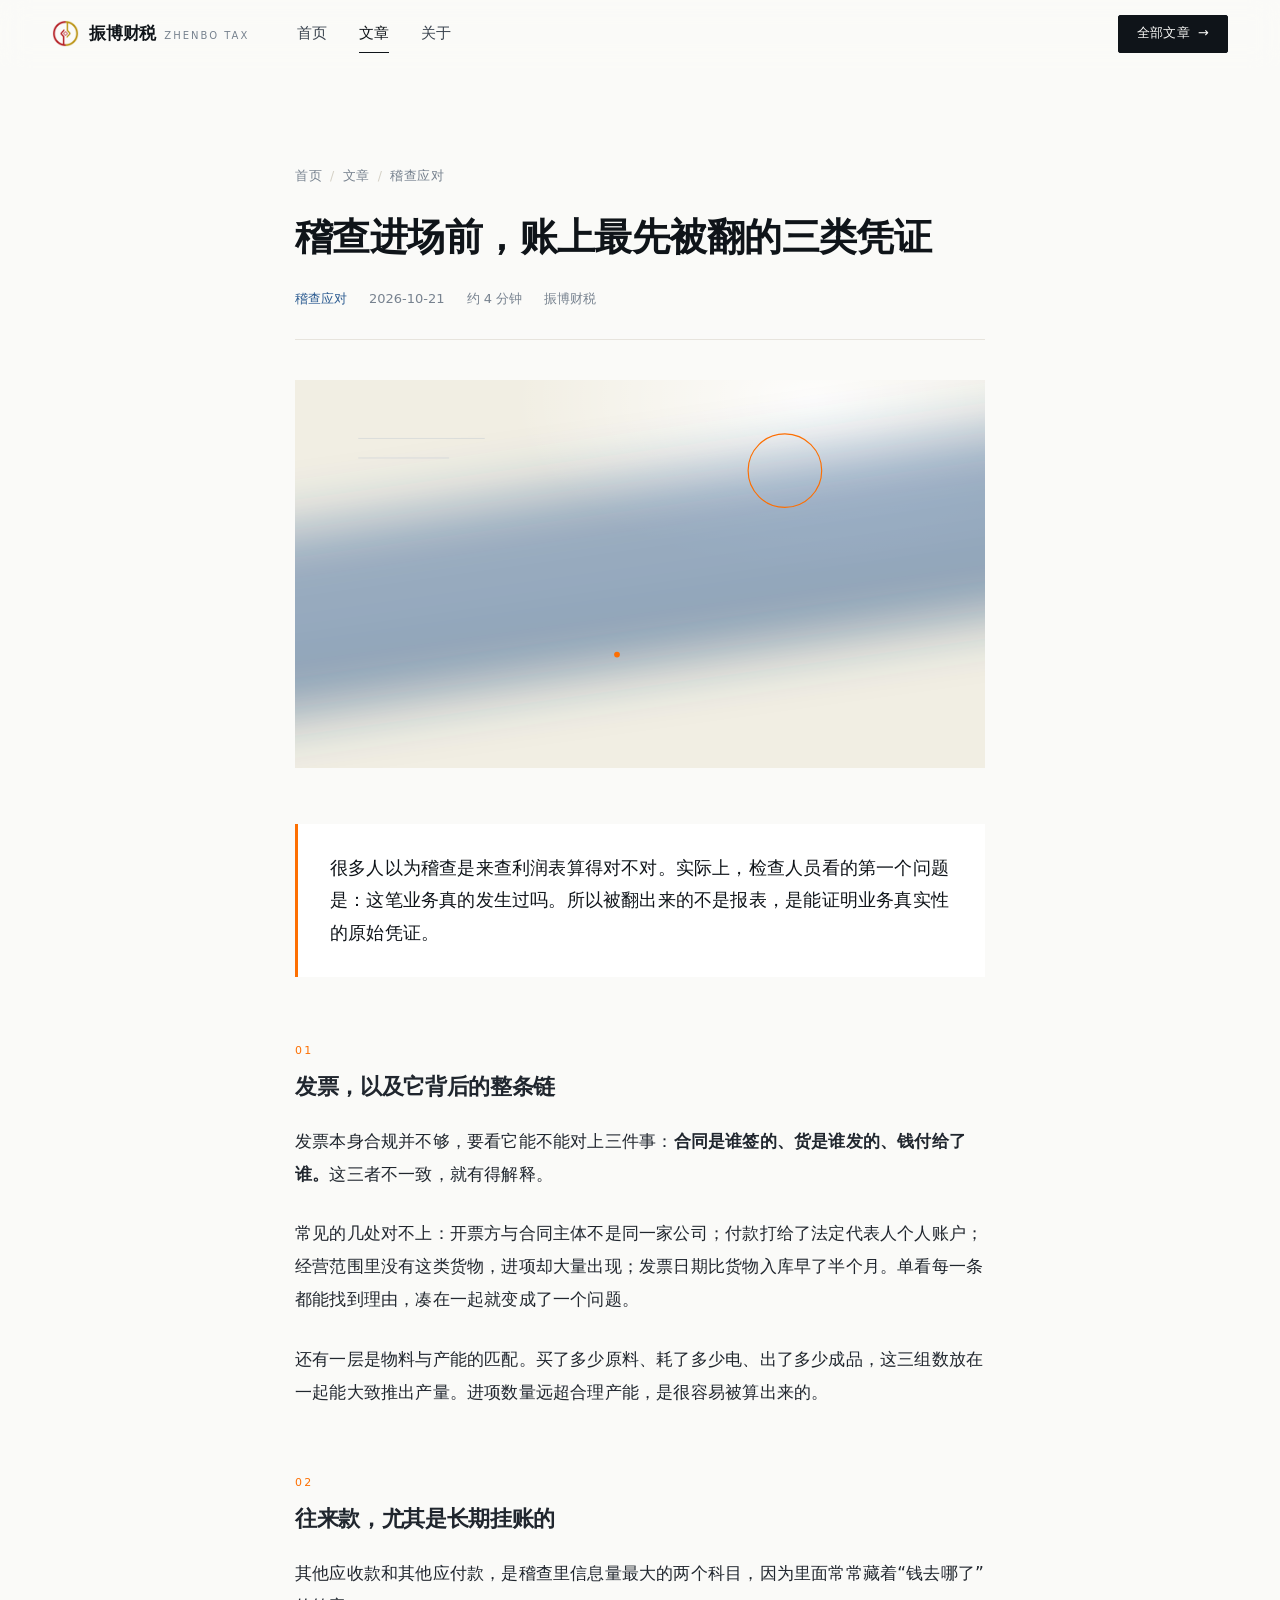
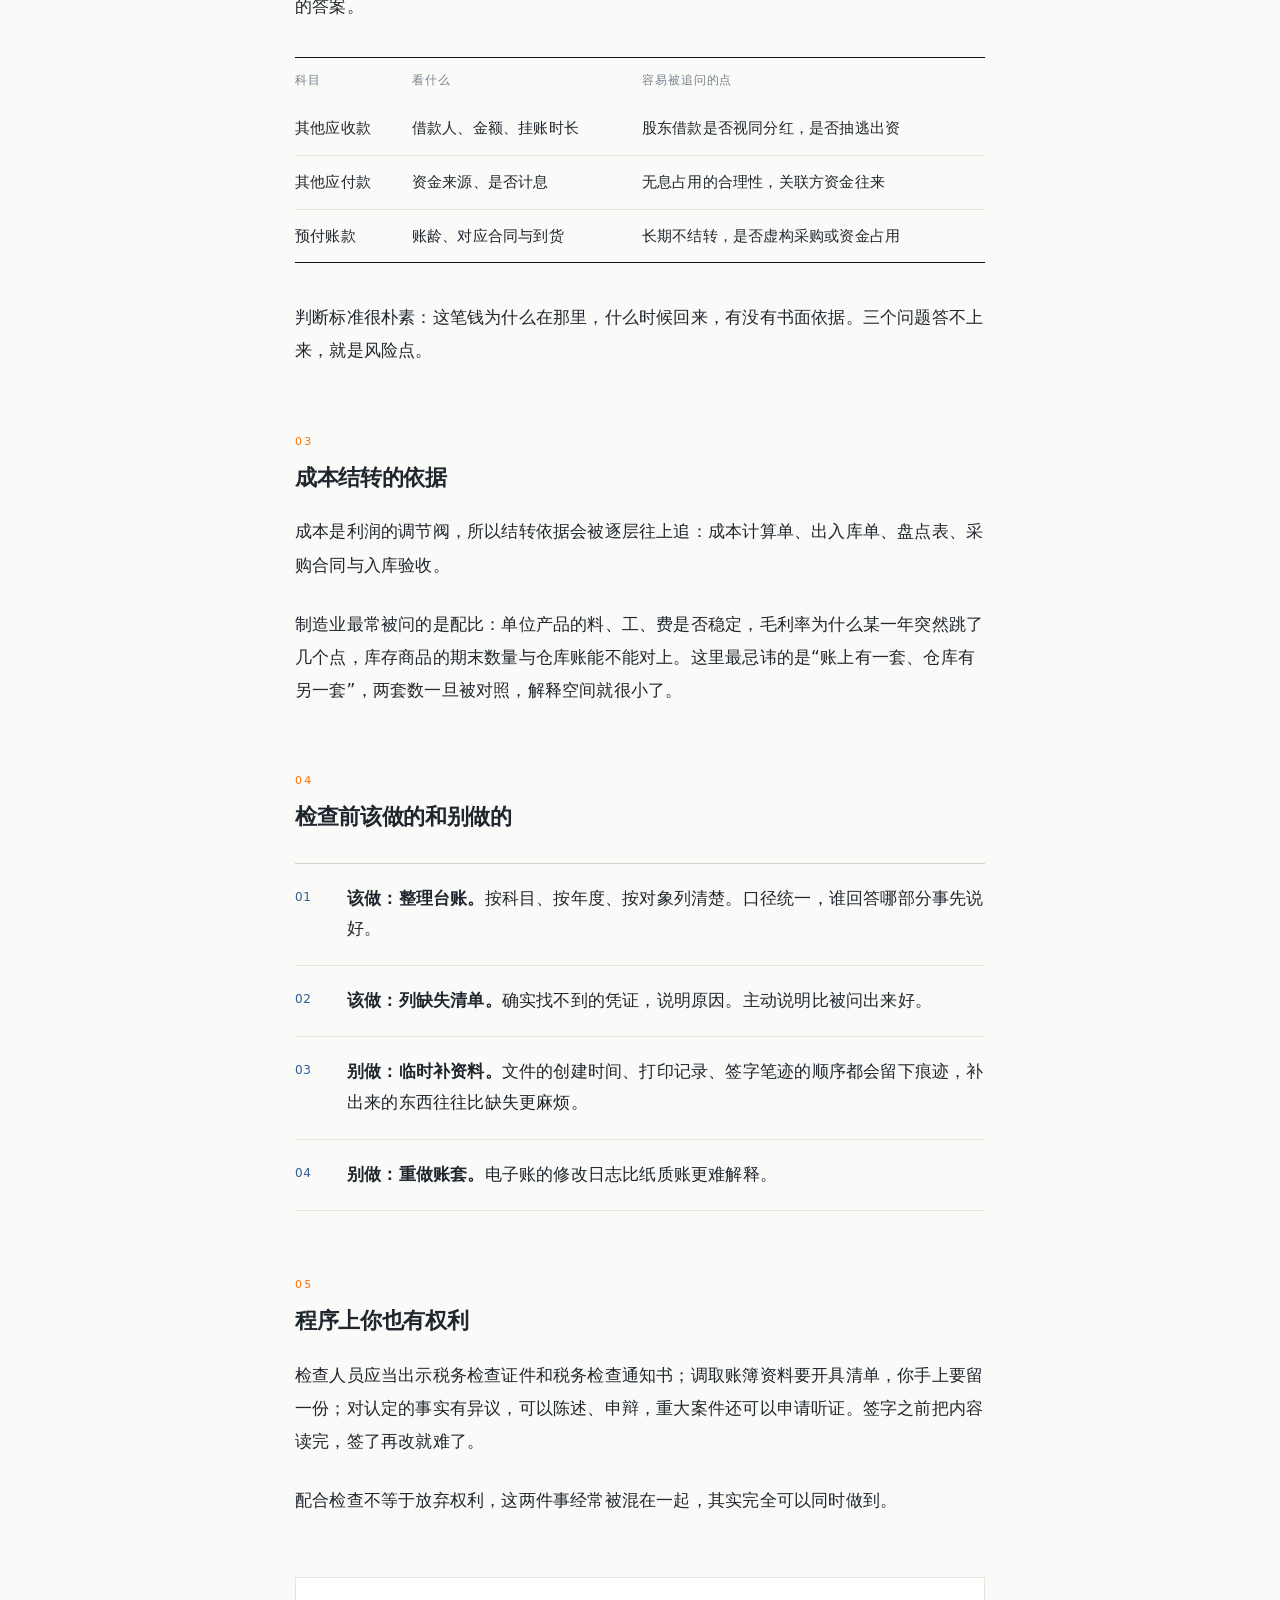
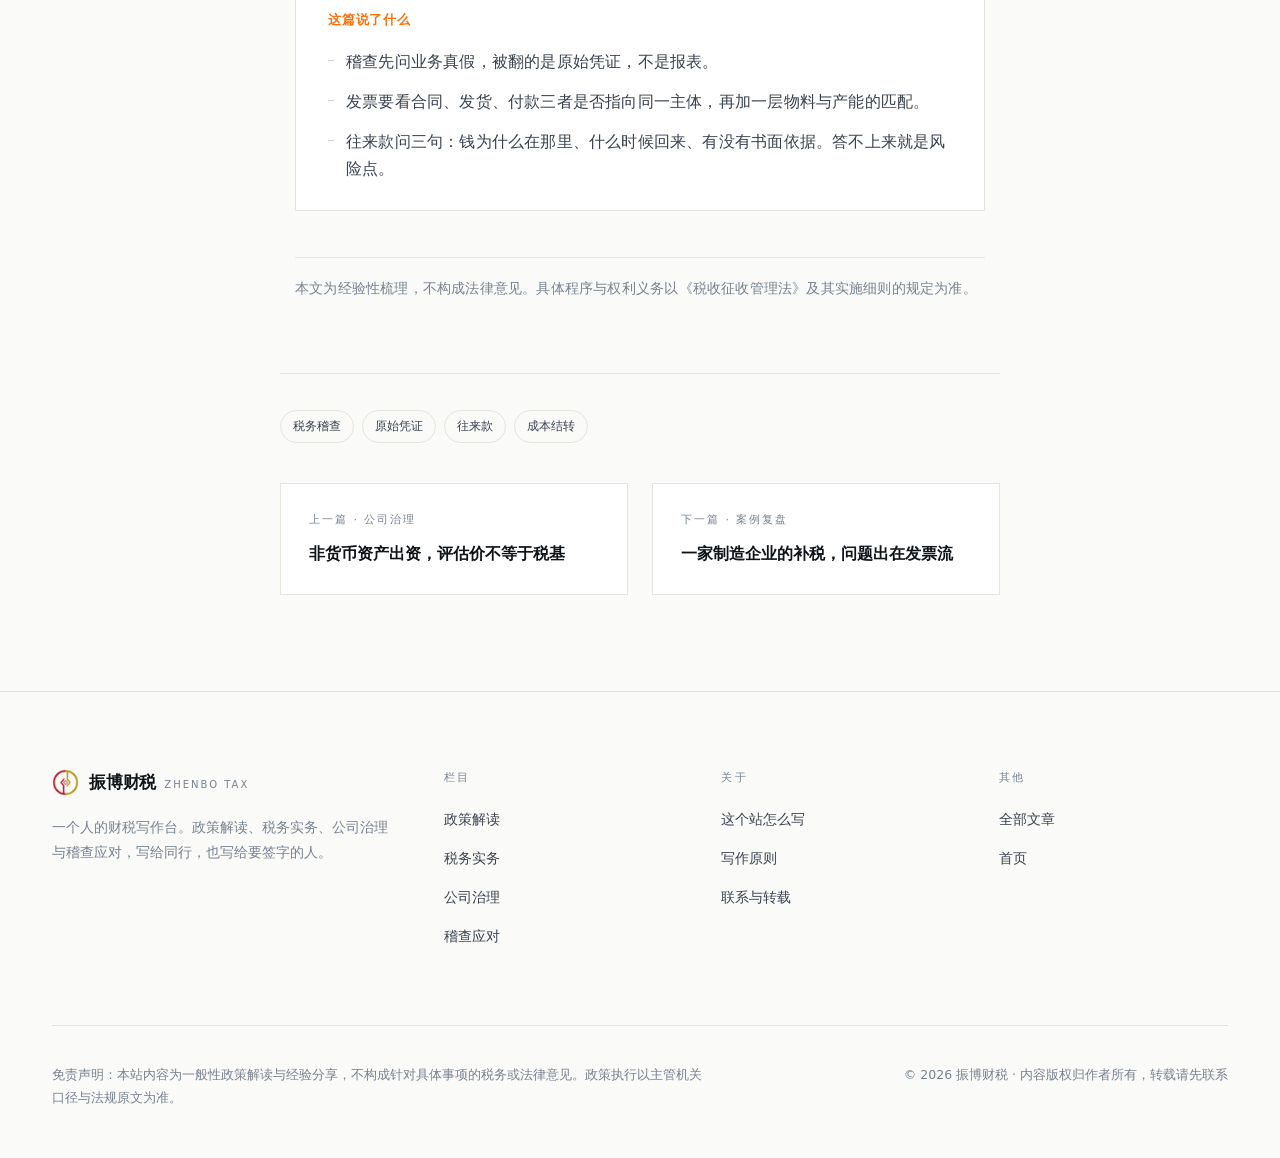
<file: posts/a-jicha-pingzheng.html>
<!DOCTYPE html>
<html lang="zh-CN">
<head>
<meta charset="UTF-8">
<meta name="viewport" content="width=device-width, initial-scale=1">
<title>稽查进场前，账上最先被翻的三类凭证 · 振博财税</title>
<meta name="description" content="稽查看的不是账好不好看，是业务真不真。发票链条、往来款、成本结转依据，这三处几乎必看。">
<meta name="theme-color" content="#FAFAF8">
<link rel="stylesheet" href="../style.css">
<link rel="icon" type="image/png" href="../bin/logo.png">
</head>
<body>

<header class="nav" id="nav">
  <div class="wrap nav-in">
    <a class="brand" href="../index.html" aria-label="振博财税首页">
      <img class="brand-mark" src="../bin/logo.png" alt="" width="26" height="26" decoding="async">
      <span class="brand-text">振博财税<em>Zhenbo Tax</em></span>
    </a>
    <nav class="nav-links" id="navLinks" aria-label="主导航">
      <a href="../index.html">首页</a>
      <a href="../articles.html" class="is-active">文章</a>
      <a href="../about.html">关于</a>
    </nav>
    <div class="nav-act">
      <a class="btn btn-sm" href="../articles.html">全部文章<span class="arw" aria-hidden="true">→</span></a>
      <button class="burger" id="burger" aria-label="打开菜单" aria-expanded="false" aria-controls="navLinks">
        <span></span><span></span>
      </button>
    </div>
  </div>
</header>

<main>
  <article class="reading">
    <div class="wrap">
      <div class="read-head">
        <p class="crumb"><a href="../index.html">首页</a><span>/</span><a href="../articles.html">文章</a><span>/</span>稽查应对</p>
        <h1 class="read-title">稽查进场前，账上最先被翻的三类凭证</h1>
        <div class="read-meta">
          <span class="cat">稽查应对</span>
          <span>2026-10-21</span>
          <span>约 4 分钟</span>
          <span>振博财税</span>
        </div>
      </div>

      <div class="read-cover">
        <img src="../bin/covers/c4.svg" alt="" width="1200" height="750">
      </div>

      <div class="prose">
        <div class="lead">
          <p>很多人以为稽查是来查利润表算得对不对。实际上，检查人员看的第一个问题是：这笔业务真的发生过吗。所以被翻出来的不是报表，是能证明业务真实性的原始凭证。</p>
        </div>
        <h2>发票，以及它背后的整条链</h2>
        <p>发票本身合规并不够，要看它能不能对上三件事：<strong>合同是谁签的、货是谁发的、钱付给了谁。</strong>这三者不一致，就有得解释。</p>
        <p>常见的几处对不上：开票方与合同主体不是同一家公司；付款打给了法定代表人个人账户；经营范围里没有这类货物，进项却大量出现；发票日期比货物入库早了半个月。单看每一条都能找到理由，凑在一起就变成了一个问题。</p>
        <p>还有一层是物料与产能的匹配。买了多少原料、耗了多少电、出了多少成品，这三组数放在一起能大致推出产量。进项数量远超合理产能，是很容易被算出来的。</p>
        <h2>往来款，尤其是长期挂账的</h2>
        <p>其他应收款和其他应付款，是稽查里信息量最大的两个科目，因为里面常常藏着“钱去哪了”的答案。</p>
        <table>
        <thead>
        <tr><th>科目</th><th>看什么</th><th>容易被追问的点</th></tr>
        </thead>
        <tbody>
        <tr><td>其他应收款</td><td>借款人、金额、挂账时长</td><td>股东借款是否视同分红，是否抽逃出资</td></tr>
        <tr><td>其他应付款</td><td>资金来源、是否计息</td><td>无息占用的合理性，关联方资金往来</td></tr>
        <tr><td>预付账款</td><td>账龄、对应合同与到货</td><td>长期不结转，是否虚构采购或资金占用</td></tr>
        </tbody>
        </table>
        <p>判断标准很朴素：这笔钱为什么在那里，什么时候回来，有没有书面依据。三个问题答不上来，就是风险点。</p>
        <h2>成本结转的依据</h2>
        <p>成本是利润的调节阀，所以结转依据会被逐层往上追：成本计算单、出入库单、盘点表、采购合同与入库验收。</p>
        <p>制造业最常被问的是配比：单位产品的料、工、费是否稳定，毛利率为什么某一年突然跳了几个点，库存商品的期末数量与仓库账能不能对上。这里最忌讳的是“账上有一套、仓库有另一套”，两套数一旦被对照，解释空间就很小了。</p>
        <h2>检查前该做的和别做的</h2>
        <ol class="points">
          <li><strong>该做：整理台账。</strong>按科目、按年度、按对象列清楚。口径统一，谁回答哪部分事先说好。</li>
          <li><strong>该做：列缺失清单。</strong>确实找不到的凭证，说明原因。主动说明比被问出来好。</li>
          <li><strong>别做：临时补资料。</strong>文件的创建时间、打印记录、签字笔迹的顺序都会留下痕迹，补出来的东西往往比缺失更麻烦。</li>
          <li><strong>别做：重做账套。</strong>电子账的修改日志比纸质账更难解释。</li>
        </ol>
        <h2>程序上你也有权利</h2>
        <p>检查人员应当出示税务检查证件和税务检查通知书；调取账簿资料要开具清单，你手上要留一份；对认定的事实有异议，可以陈述、申辩，重大案件还可以申请听证。签字之前把内容读完，签了再改就难了。</p>
        <p>配合检查不等于放弃权利，这两件事经常被混在一起，其实完全可以同时做到。</p>
        <div class="keypoints">
          <p class="kp-label">这篇说了什么</p>
          <ul>
            <li>稽查先问业务真假，被翻的是原始凭证，不是报表。</li>
            <li>发票要看合同、发货、付款三者是否指向同一主体，再加一层物料与产能的匹配。</li>
            <li>往来款问三句：钱为什么在那里、什么时候回来、有没有书面依据。答不上来就是风险点。</li>
          </ul>
        </div>
        <p class="note">本文为经验性梳理，不构成法律意见。具体程序与权利义务以《税收征收管理法》及其实施细则的规定为准。</p>
      </div>

      <div class="read-foot">
        <div class="tags">
          <span class="tag-pill">税务稽查</span>
          <span class="tag-pill">原始凭证</span>
          <span class="tag-pill">往来款</span>
          <span class="tag-pill">成本结转</span>
        </div>
        <div class="next-read">
          <a href="a-fei-huobi-chuzi.html">
            <span class="lbl">上一篇 · 公司治理</span>
            <span class="ttl">非货币资产出资，评估价不等于税基</span>
          </a>
          <a href="a-fapiao-liu.html">
            <span class="lbl">下一篇 · 案例复盘</span>
            <span class="ttl">一家制造企业的补税，问题出在发票流</span>
          </a>
        </div>
      </div>
    </div>
  </article>
</main>

<footer class="footer" style="margin-top:96px;">
  <div class="wrap">
    <div class="foot-grid">
      <div class="foot-brand">
        <a class="brand" href="../index.html">
          <img class="brand-mark" src="../bin/logo.png" alt="" width="26" height="26" decoding="async">
          <span class="brand-text">振博财税<em>Zhenbo Tax</em></span>
        </a>
        <p>一个人的财税写作台。政策解读、税务实务、公司治理与稽查应对，写给同行，也写给要签字的人。</p>
      </div>
      <div class="foot-col">
        <h4>栏目</h4>
        <ul>
          <li><a href="../articles.html">政策解读</a></li>
          <li><a href="../articles.html">税务实务</a></li>
          <li><a href="../articles.html">公司治理</a></li>
          <li><a href="../articles.html">稽查应对</a></li>
        </ul>
      </div>
      <div class="foot-col">
        <h4>关于</h4>
        <ul>
          <li><a href="../about.html">这个站怎么写</a></li>
          <li><a href="../about.html">写作原则</a></li>
          <li><a href="../about.html">联系与转载</a></li>
        </ul>
      </div>
      <div class="foot-col">
        <h4>其他</h4>
        <ul>
          <li><a href="../articles.html">全部文章</a></li>
          <li><a href="../index.html">首页</a></li>
        </ul>
      </div>
    </div>
    <div class="foot-bottom">
      <p class="disc">免责声明：本站内容为一般性政策解读与经验分享，不构成针对具体事项的税务或法律意见。政策执行以主管机关口径与法规原文为准。</p>
      <p>© 2026 振博财税 · 内容版权归作者所有，转载请先联系</p>
    </div>
  </div>
</footer>

<script src="../script.js"></script>
</body>
</html>
</file>
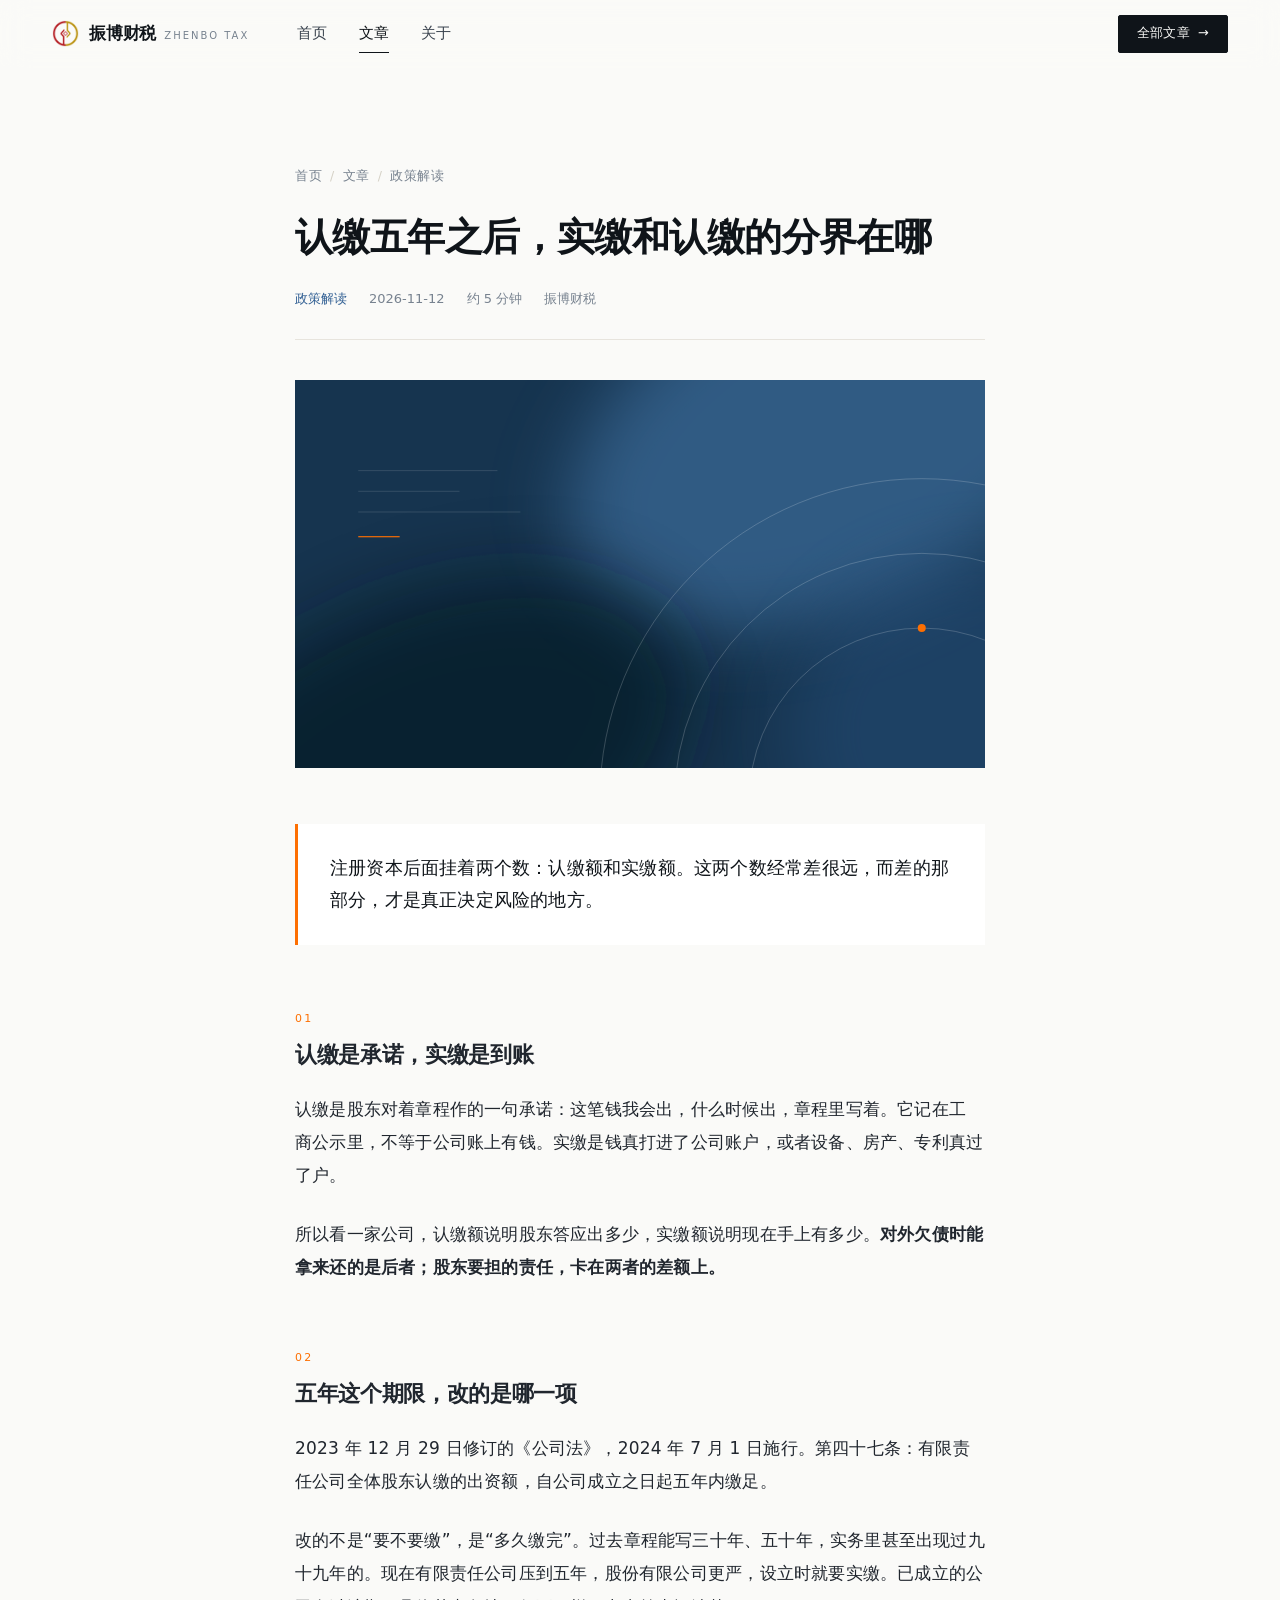
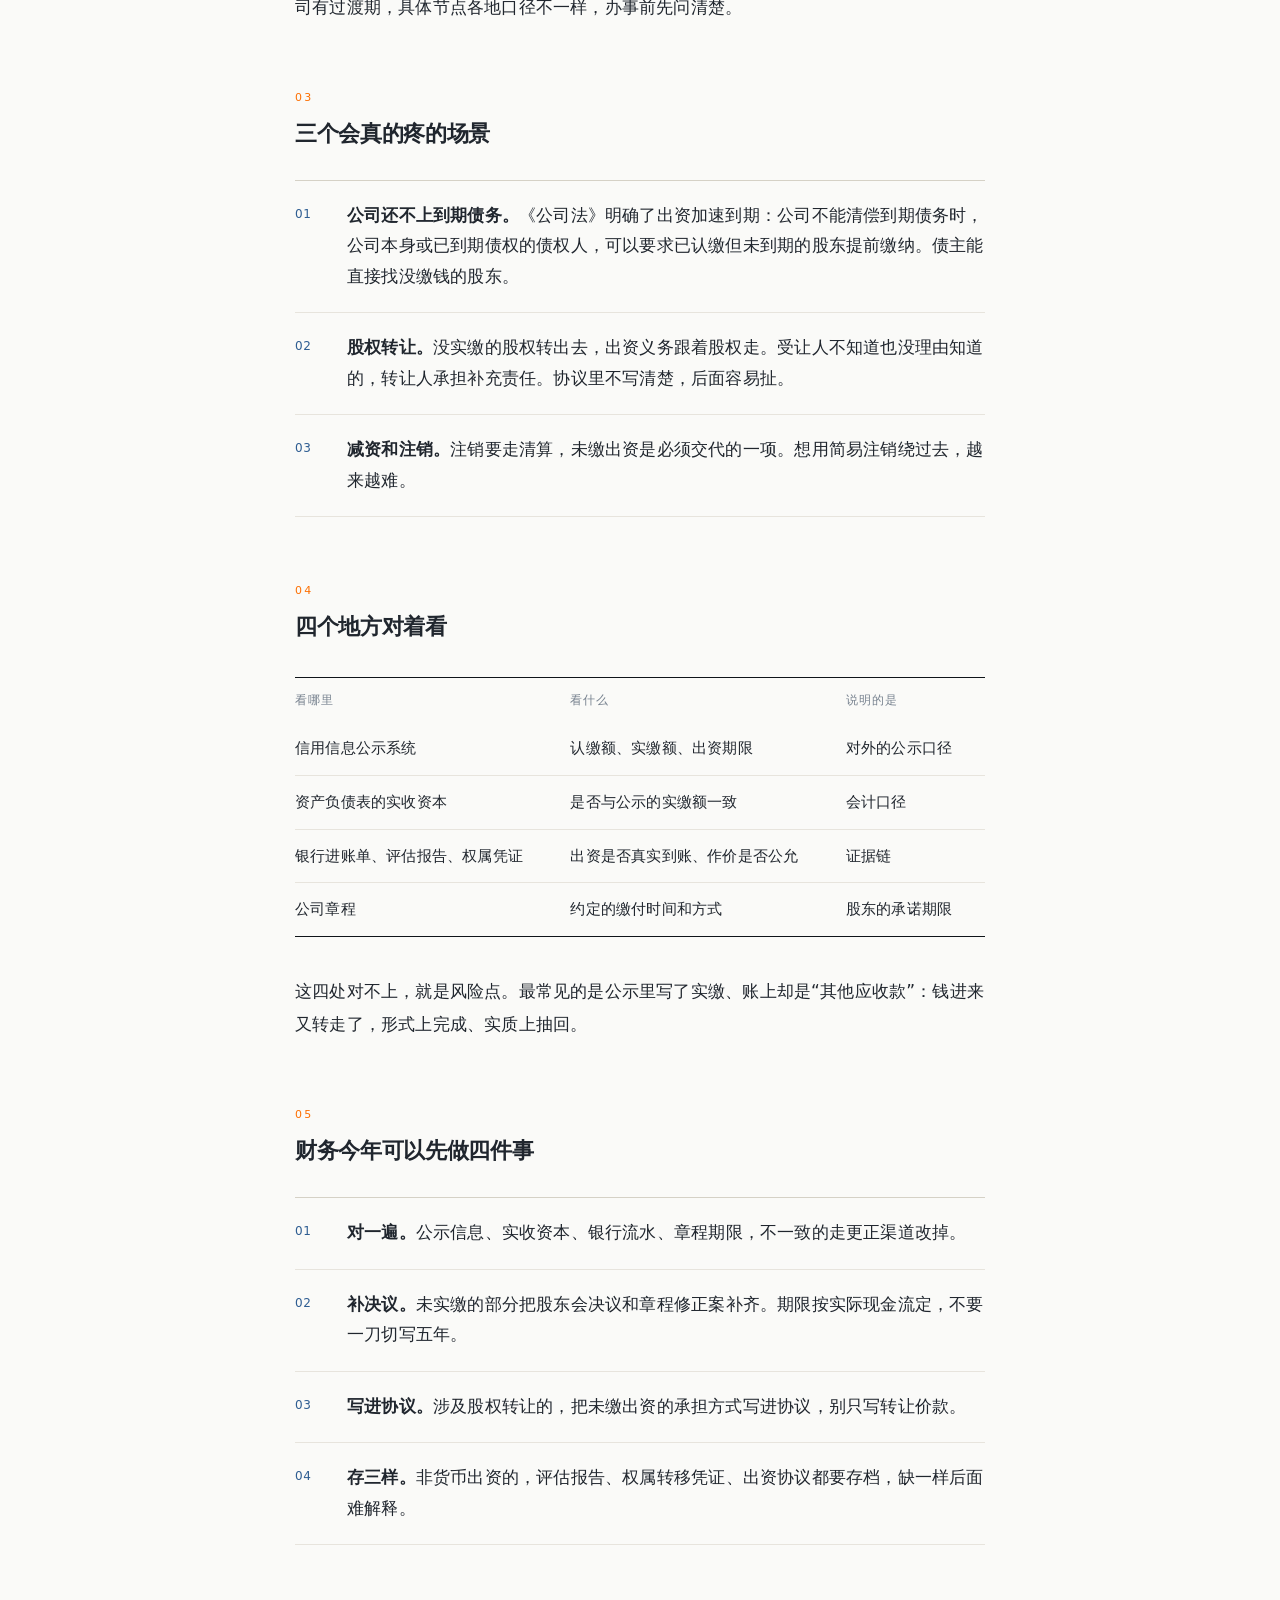
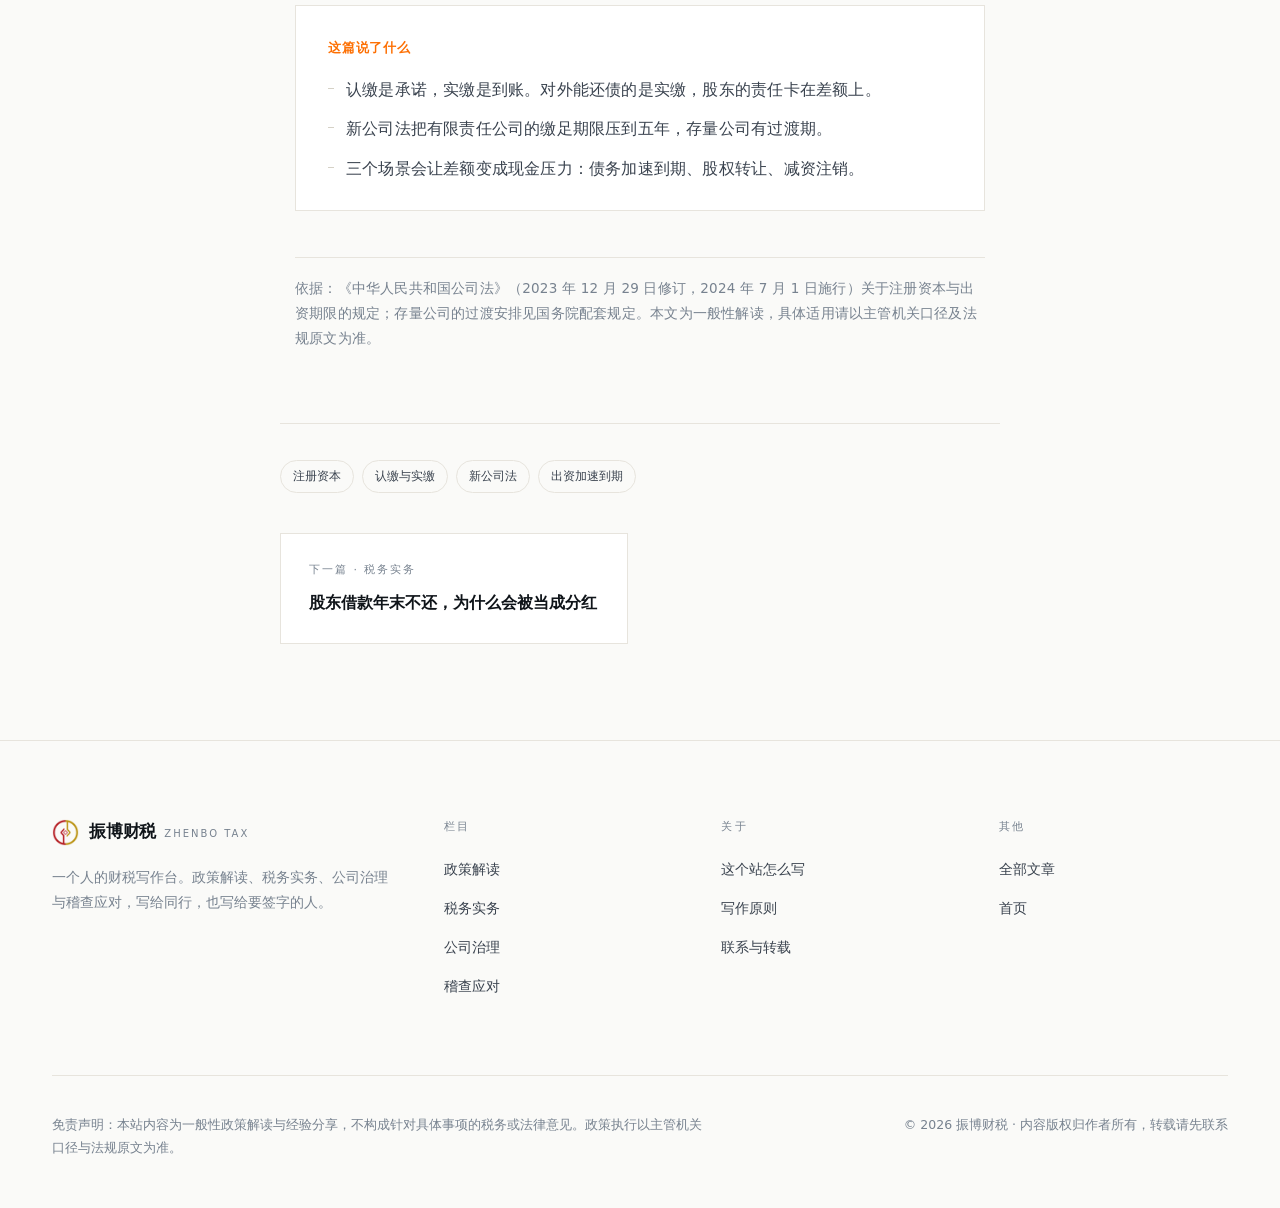
<file: posts/a-renjiao-shijiao.html>
<!DOCTYPE html>
<html lang="zh-CN">
<head>
<meta charset="UTF-8">
<meta name="viewport" content="width=device-width, initial-scale=1">
<title>认缴五年之后，实缴和认缴的分界在哪 · 振博财税</title>
<meta name="description" content="认缴是承诺，实缴是到账。新公司法把认缴期限压到五年之后，这两个数什么时候会真的疼。">
<meta name="theme-color" content="#FAFAF8">
<link rel="stylesheet" href="../style.css">
<link rel="icon" type="image/png" href="../bin/logo.png">
</head>
<body>

<header class="nav" id="nav">
  <div class="wrap nav-in">
    <a class="brand" href="../index.html" aria-label="振博财税首页">
      <img class="brand-mark" src="../bin/logo.png" alt="" width="26" height="26" decoding="async">
      <span class="brand-text">振博财税<em>Zhenbo Tax</em></span>
    </a>
    <nav class="nav-links" id="navLinks" aria-label="主导航">
      <a href="../index.html">首页</a>
      <a href="../articles.html" class="is-active">文章</a>
      <a href="../about.html">关于</a>
    </nav>
    <div class="nav-act">
      <a class="btn btn-sm" href="../articles.html">全部文章<span class="arw" aria-hidden="true">→</span></a>
      <button class="burger" id="burger" aria-label="打开菜单" aria-expanded="false" aria-controls="navLinks">
        <span></span><span></span>
      </button>
    </div>
  </div>
</header>

<main>
  <article class="reading">
    <div class="wrap">
      <div class="read-head">
        <p class="crumb"><a href="../index.html">首页</a><span>/</span><a href="../articles.html">文章</a><span>/</span>政策解读</p>
        <h1 class="read-title">认缴五年之后，实缴和认缴的分界在哪</h1>
        <div class="read-meta">
          <span class="cat">政策解读</span>
          <span>2026-11-12</span>
          <span>约 5 分钟</span>
          <span>振博财税</span>
        </div>
      </div>

      <div class="read-cover">
        <img src="../bin/covers/c1.svg" alt="" width="1200" height="750">
      </div>

      <div class="prose">
        <div class="lead">
          <p>注册资本后面挂着两个数：认缴额和实缴额。这两个数经常差很远，而差的那部分，才是真正决定风险的地方。</p>
        </div>
        <h2>认缴是承诺，实缴是到账</h2>
        <p>认缴是股东对着章程作的一句承诺：这笔钱我会出，什么时候出，章程里写着。它记在工商公示里，不等于公司账上有钱。实缴是钱真打进了公司账户，或者设备、房产、专利真过了户。</p>
        <p>所以看一家公司，认缴额说明股东答应出多少，实缴额说明现在手上有多少。<strong>对外欠债时能拿来还的是后者；股东要担的责任，卡在两者的差额上。</strong></p>
        <h2>五年这个期限，改的是哪一项</h2>
        <p>2023 年 12 月 29 日修订的《公司法》，2024 年 7 月 1 日施行。第四十七条：有限责任公司全体股东认缴的出资额，自公司成立之日起五年内缴足。</p>
        <p>改的不是“要不要缴”，是“多久缴完”。过去章程能写三十年、五十年，实务里甚至出现过九十九年的。现在有限责任公司压到五年，股份有限公司更严，设立时就要实缴。已成立的公司有过渡期，具体节点各地口径不一样，办事前先问清楚。</p>
        <h2>三个会真的疼的场景</h2>
        <ol class="points">
          <li><strong>公司还不上到期债务。</strong>《公司法》明确了出资加速到期：公司不能清偿到期债务时，公司本身或已到期债权的债权人，可以要求已认缴但未到期的股东提前缴纳。债主能直接找没缴钱的股东。</li>
          <li><strong>股权转让。</strong>没实缴的股权转出去，出资义务跟着股权走。受让人不知道也没理由知道的，转让人承担补充责任。协议里不写清楚，后面容易扯。</li>
          <li><strong>减资和注销。</strong>注销要走清算，未缴出资是必须交代的一项。想用简易注销绕过去，越来越难。</li>
        </ol>
        <h2>四个地方对着看</h2>
        <table>
        <thead>
        <tr><th>看哪里</th><th>看什么</th><th>说明的是</th></tr>
        </thead>
        <tbody>
        <tr><td>信用信息公示系统</td><td>认缴额、实缴额、出资期限</td><td>对外的公示口径</td></tr>
        <tr><td>资产负债表的实收资本</td><td>是否与公示的实缴额一致</td><td>会计口径</td></tr>
        <tr><td>银行进账单、评估报告、权属凭证</td><td>出资是否真实到账、作价是否公允</td><td>证据链</td></tr>
        <tr><td>公司章程</td><td>约定的缴付时间和方式</td><td>股东的承诺期限</td></tr>
        </tbody>
        </table>
        <p>这四处对不上，就是风险点。最常见的是公示里写了实缴、账上却是“其他应收款”：钱进来又转走了，形式上完成、实质上抽回。</p>
        <h2>财务今年可以先做四件事</h2>
        <ol class="points">
          <li><strong>对一遍。</strong>公示信息、实收资本、银行流水、章程期限，不一致的走更正渠道改掉。</li>
          <li><strong>补决议。</strong>未实缴的部分把股东会决议和章程修正案补齐。期限按实际现金流定，不要一刀切写五年。</li>
          <li><strong>写进协议。</strong>涉及股权转让的，把未缴出资的承担方式写进协议，别只写转让价款。</li>
          <li><strong>存三样。</strong>非货币出资的，评估报告、权属转移凭证、出资协议都要存档，缺一样后面难解释。</li>
        </ol>
        <div class="keypoints">
          <p class="kp-label">这篇说了什么</p>
          <ul>
            <li>认缴是承诺，实缴是到账。对外能还债的是实缴，股东的责任卡在差额上。</li>
            <li>新公司法把有限责任公司的缴足期限压到五年，存量公司有过渡期。</li>
            <li>三个场景会让差额变成现金压力：债务加速到期、股权转让、减资注销。</li>
          </ul>
        </div>
        <p class="note">依据：《中华人民共和国公司法》（2023 年 12 月 29 日修订，2024 年 7 月 1 日施行）关于注册资本与出资期限的规定；存量公司的过渡安排见国务院配套规定。本文为一般性解读，具体适用请以主管机关口径及法规原文为准。</p>
      </div>

      <div class="read-foot">
        <div class="tags">
          <span class="tag-pill">注册资本</span>
          <span class="tag-pill">认缴与实缴</span>
          <span class="tag-pill">新公司法</span>
          <span class="tag-pill">出资加速到期</span>
        </div>
        <div class="next-read">
          <a href="a-gudong-jiekuan.html">
            <span class="lbl">下一篇 · 税务实务</span>
            <span class="ttl">股东借款年末不还，为什么会被当成分红</span>
          </a>
        </div>
      </div>
    </div>
  </article>
</main>

<footer class="footer" style="margin-top:96px;">
  <div class="wrap">
    <div class="foot-grid">
      <div class="foot-brand">
        <a class="brand" href="../index.html">
          <img class="brand-mark" src="../bin/logo.png" alt="" width="26" height="26" decoding="async">
          <span class="brand-text">振博财税<em>Zhenbo Tax</em></span>
        </a>
        <p>一个人的财税写作台。政策解读、税务实务、公司治理与稽查应对，写给同行，也写给要签字的人。</p>
      </div>
      <div class="foot-col">
        <h4>栏目</h4>
        <ul>
          <li><a href="../articles.html">政策解读</a></li>
          <li><a href="../articles.html">税务实务</a></li>
          <li><a href="../articles.html">公司治理</a></li>
          <li><a href="../articles.html">稽查应对</a></li>
        </ul>
      </div>
      <div class="foot-col">
        <h4>关于</h4>
        <ul>
          <li><a href="../about.html">这个站怎么写</a></li>
          <li><a href="../about.html">写作原则</a></li>
          <li><a href="../about.html">联系与转载</a></li>
        </ul>
      </div>
      <div class="foot-col">
        <h4>其他</h4>
        <ul>
          <li><a href="../articles.html">全部文章</a></li>
          <li><a href="../index.html">首页</a></li>
        </ul>
      </div>
    </div>
    <div class="foot-bottom">
      <p class="disc">免责声明：本站内容为一般性政策解读与经验分享，不构成针对具体事项的税务或法律意见。政策执行以主管机关口径与法规原文为准。</p>
      <p>© 2026 振博财税 · 内容版权归作者所有，转载请先联系</p>
    </div>
  </div>
</footer>

<script src="../script.js"></script>
</body>
</html>
</file>
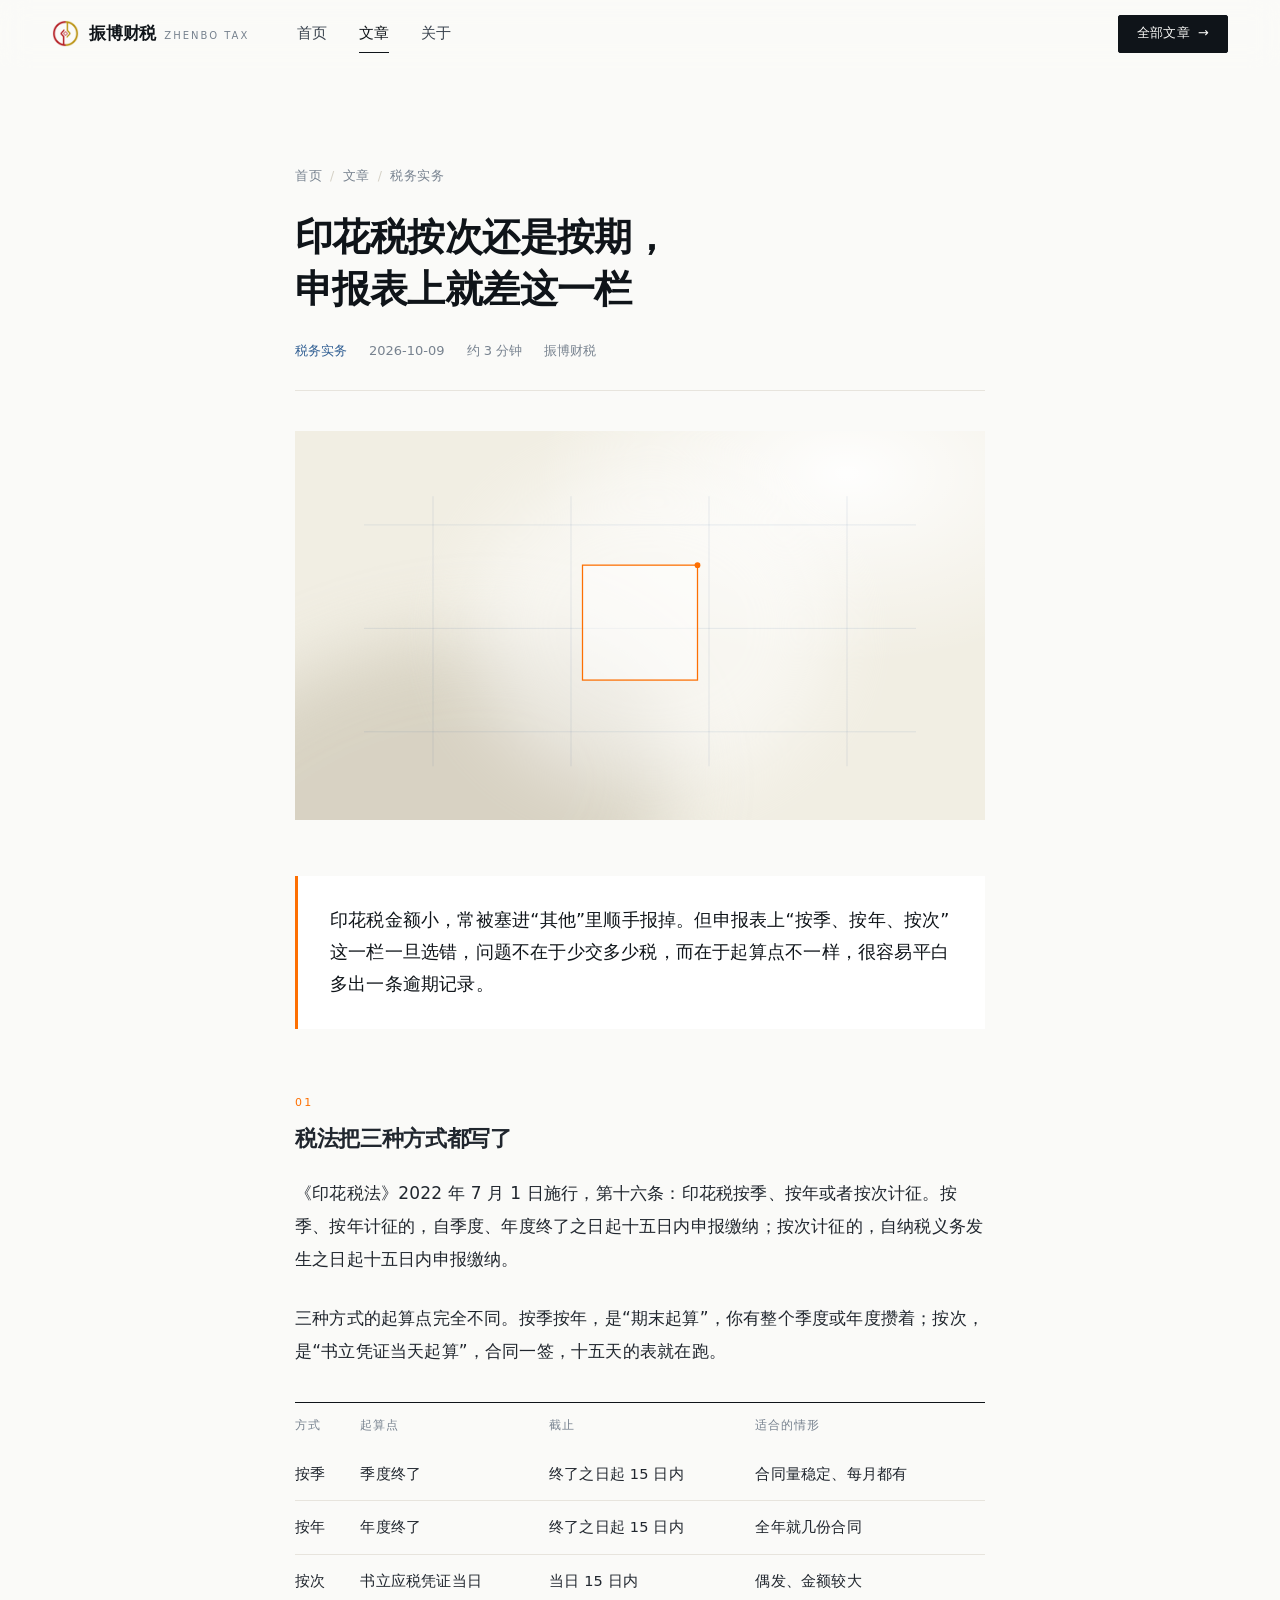
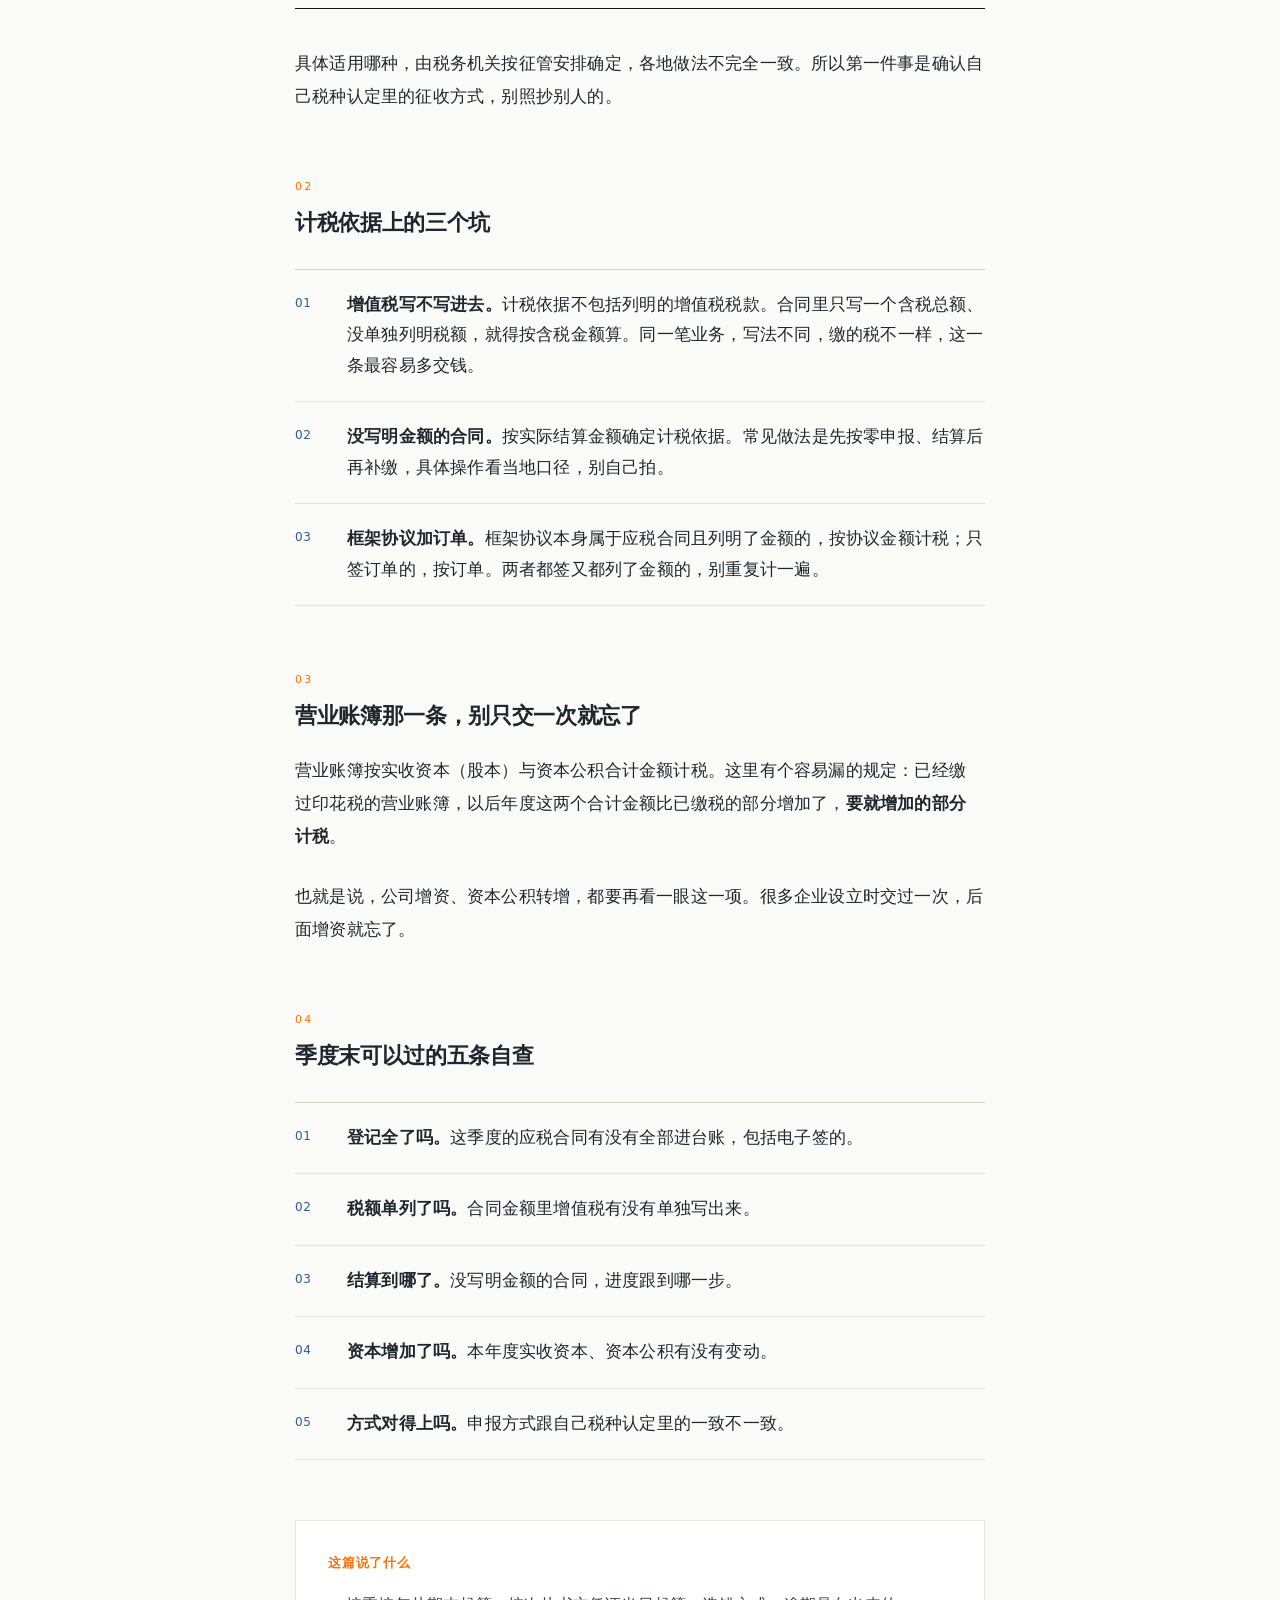
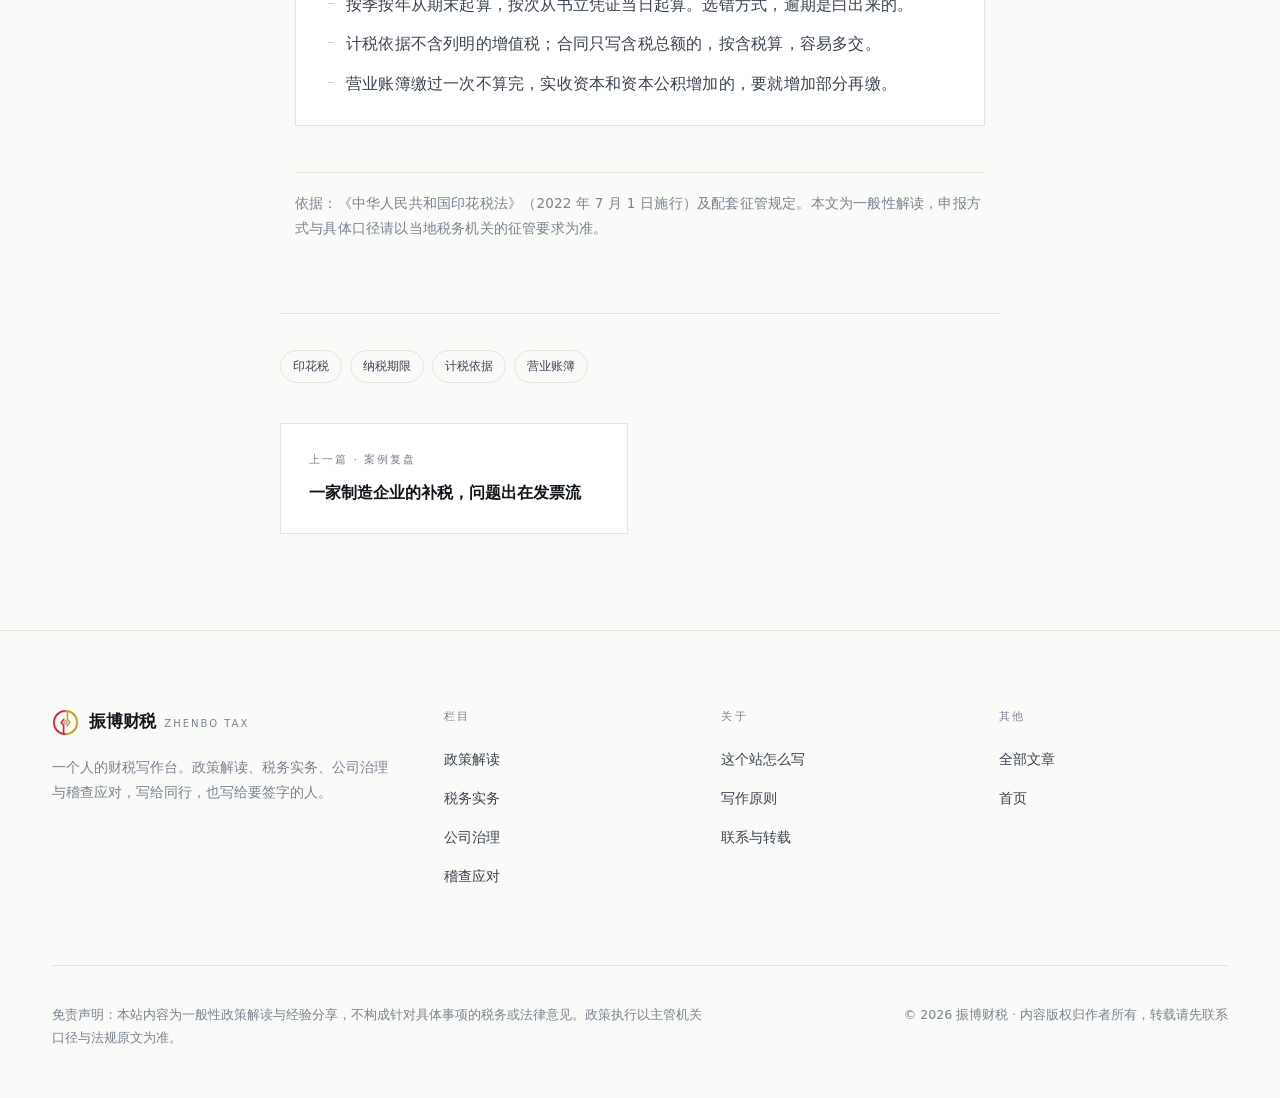
<file: posts/a-yinhuashui-shenbao.html>
<!DOCTYPE html>
<html lang="zh-CN">
<head>
<meta charset="UTF-8">
<meta name="viewport" content="width=device-width, initial-scale=1">
<title>印花税按次还是按期，申报表上就差这一栏 · 振博财税</title>
<meta name="description" content="同一笔合同，按次和按期的申报起算点不一样。选错不会少交税，但会多一条逾期记录。">
<meta name="theme-color" content="#FAFAF8">
<link rel="stylesheet" href="../style.css">
<link rel="icon" type="image/png" href="../bin/logo.png">
</head>
<body>

<header class="nav" id="nav">
  <div class="wrap nav-in">
    <a class="brand" href="../index.html" aria-label="振博财税首页">
      <img class="brand-mark" src="../bin/logo.png" alt="" width="26" height="26" decoding="async">
      <span class="brand-text">振博财税<em>Zhenbo Tax</em></span>
    </a>
    <nav class="nav-links" id="navLinks" aria-label="主导航">
      <a href="../index.html">首页</a>
      <a href="../articles.html" class="is-active">文章</a>
      <a href="../about.html">关于</a>
    </nav>
    <div class="nav-act">
      <a class="btn btn-sm" href="../articles.html">全部文章<span class="arw" aria-hidden="true">→</span></a>
      <button class="burger" id="burger" aria-label="打开菜单" aria-expanded="false" aria-controls="navLinks">
        <span></span><span></span>
      </button>
    </div>
  </div>
</header>

<main>
  <article class="reading">
    <div class="wrap">
      <div class="read-head">
        <p class="crumb"><a href="../index.html">首页</a><span>/</span><a href="../articles.html">文章</a><span>/</span>税务实务</p>
        <h1 class="read-title">印花税按次还是按期，申报表上就差这一栏</h1>
        <div class="read-meta">
          <span class="cat">税务实务</span>
          <span>2026-10-09</span>
          <span>约 3 分钟</span>
          <span>振博财税</span>
        </div>
      </div>

      <div class="read-cover">
        <img src="../bin/covers/c6.svg" alt="" width="1200" height="750">
      </div>

      <div class="prose">
        <div class="lead">
          <p>印花税金额小，常被塞进“其他”里顺手报掉。但申报表上“按季、按年、按次”这一栏一旦选错，问题不在于少交多少税，而在于起算点不一样，很容易平白多出一条逾期记录。</p>
        </div>
        <h2>税法把三种方式都写了</h2>
        <p>《印花税法》2022 年 7 月 1 日施行，第十六条：印花税按季、按年或者按次计征。按季、按年计征的，自季度、年度终了之日起十五日内申报缴纳；按次计征的，自纳税义务发生之日起十五日内申报缴纳。</p>
        <p>三种方式的起算点完全不同。按季按年，是“期末起算”，你有整个季度或年度攒着；按次，是“书立凭证当天起算”，合同一签，十五天的表就在跑。</p>
        <table>
        <thead>
        <tr><th>方式</th><th>起算点</th><th>截止</th><th>适合的情形</th></tr>
        </thead>
        <tbody>
        <tr><td>按季</td><td>季度终了</td><td>终了之日起 15 日内</td><td>合同量稳定、每月都有</td></tr>
        <tr><td>按年</td><td>年度终了</td><td>终了之日起 15 日内</td><td>全年就几份合同</td></tr>
        <tr><td>按次</td><td>书立应税凭证当日</td><td>当日 15 日内</td><td>偶发、金额较大</td></tr>
        </tbody>
        </table>
        <p>具体适用哪种，由税务机关按征管安排确定，各地做法不完全一致。所以第一件事是确认自己税种认定里的征收方式，别照抄别人的。</p>
        <h2>计税依据上的三个坑</h2>
        <ol class="points">
          <li><strong>增值税写不写进去。</strong>计税依据不包括列明的增值税税款。合同里只写一个含税总额、没单独列明税额，就得按含税金额算。同一笔业务，写法不同，缴的税不一样，这一条最容易多交钱。</li>
          <li><strong>没写明金额的合同。</strong>按实际结算金额确定计税依据。常见做法是先按零申报、结算后再补缴，具体操作看当地口径，别自己拍。</li>
          <li><strong>框架协议加订单。</strong>框架协议本身属于应税合同且列明了金额的，按协议金额计税；只签订单的，按订单。两者都签又都列了金额的，别重复计一遍。</li>
        </ol>
        <h2>营业账簿那一条，别只交一次就忘了</h2>
        <p>营业账簿按实收资本（股本）与资本公积合计金额计税。这里有个容易漏的规定：已经缴过印花税的营业账簿，以后年度这两个合计金额比已缴税的部分增加了，<strong>要就增加的部分计税</strong>。</p>
        <p>也就是说，公司增资、资本公积转增，都要再看一眼这一项。很多企业设立时交过一次，后面增资就忘了。</p>
        <h2>季度末可以过的五条自查</h2>
        <ol class="points">
          <li><strong>登记全了吗。</strong>这季度的应税合同有没有全部进台账，包括电子签的。</li>
          <li><strong>税额单列了吗。</strong>合同金额里增值税有没有单独写出来。</li>
          <li><strong>结算到哪了。</strong>没写明金额的合同，进度跟到哪一步。</li>
          <li><strong>资本增加了吗。</strong>本年度实收资本、资本公积有没有变动。</li>
          <li><strong>方式对得上吗。</strong>申报方式跟自己税种认定里的一致不一致。</li>
        </ol>
        <div class="keypoints">
          <p class="kp-label">这篇说了什么</p>
          <ul>
            <li>按季按年从期末起算，按次从书立凭证当日起算。选错方式，逾期是白出来的。</li>
            <li>计税依据不含列明的增值税；合同只写含税总额的，按含税算，容易多交。</li>
            <li>营业账簿缴过一次不算完，实收资本和资本公积增加的，要就增加部分再缴。</li>
          </ul>
        </div>
        <p class="note">依据：《中华人民共和国印花税法》（2022 年 7 月 1 日施行）及配套征管规定。本文为一般性解读，申报方式与具体口径请以当地税务机关的征管要求为准。</p>
      </div>

      <div class="read-foot">
        <div class="tags">
          <span class="tag-pill">印花税</span>
          <span class="tag-pill">纳税期限</span>
          <span class="tag-pill">计税依据</span>
          <span class="tag-pill">营业账簿</span>
        </div>
        <div class="next-read">
          <a href="a-fapiao-liu.html">
            <span class="lbl">上一篇 · 案例复盘</span>
            <span class="ttl">一家制造企业的补税，问题出在发票流</span>
          </a>
        </div>
      </div>
    </div>
  </article>
</main>

<footer class="footer" style="margin-top:96px;">
  <div class="wrap">
    <div class="foot-grid">
      <div class="foot-brand">
        <a class="brand" href="../index.html">
          <img class="brand-mark" src="../bin/logo.png" alt="" width="26" height="26" decoding="async">
          <span class="brand-text">振博财税<em>Zhenbo Tax</em></span>
        </a>
        <p>一个人的财税写作台。政策解读、税务实务、公司治理与稽查应对，写给同行，也写给要签字的人。</p>
      </div>
      <div class="foot-col">
        <h4>栏目</h4>
        <ul>
          <li><a href="../articles.html">政策解读</a></li>
          <li><a href="../articles.html">税务实务</a></li>
          <li><a href="../articles.html">公司治理</a></li>
          <li><a href="../articles.html">稽查应对</a></li>
        </ul>
      </div>
      <div class="foot-col">
        <h4>关于</h4>
        <ul>
          <li><a href="../about.html">这个站怎么写</a></li>
          <li><a href="../about.html">写作原则</a></li>
          <li><a href="../about.html">联系与转载</a></li>
        </ul>
      </div>
      <div class="foot-col">
        <h4>其他</h4>
        <ul>
          <li><a href="../articles.html">全部文章</a></li>
          <li><a href="../index.html">首页</a></li>
        </ul>
      </div>
    </div>
    <div class="foot-bottom">
      <p class="disc">免责声明：本站内容为一般性政策解读与经验分享，不构成针对具体事项的税务或法律意见。政策执行以主管机关口径与法规原文为准。</p>
      <p>© 2026 振博财税 · 内容版权归作者所有，转载请先联系</p>
    </div>
  </div>
</footer>

<script src="../script.js"></script>
</body>
</html>
</file>
<file: style.css>
/* ============================================================
   振博财税 · 设计系统
   风格参照字节跳动官网：全屏大字、超宽留白、硬边卡片、细线分隔
   零外部依赖：系统字体栈 + 本地 SVG，无 CDN
   ============================================================ */

:root {
  --ink: #0F1419;
  --ink-2: #39424E;
  --muted: #77828F;
  --paper: #FAFAF8;
  --white: #FFFFFF;
  --line: #E7E4DD;
  --line-2: #D5D1C6;
  --blue: #2E5D92;
  --blue-d: #1F456F;
  --orange: #FD6F02;
  --max: 1240px;
  --nav-h: 68px;
  --ease: cubic-bezier(.22, .61, .36, 1);
  --ease-out: cubic-bezier(.16, 1, .3, 1);
  --spring: cubic-bezier(.34, 1.56, .64, 1);
  --sans: "PingFang SC", "HarmonyOS Sans SC", "Source Han Sans SC", "Microsoft YaHei", system-ui, -apple-system, sans-serif;
  --serif: "Songti SC", "Noto Serif SC", "Source Han Serif SC", "SimSun", serif;
}

*, *::before, *::after { box-sizing: border-box; }

html {
  -webkit-text-size-adjust: 100%;
  scroll-behavior: smooth;
}

body {
  margin: 0;
  background: var(--paper);
  color: var(--ink);
  font-family: var(--sans);
  font-size: 16px;
  line-height: 1.75;
  -webkit-font-smoothing: antialiased;
  text-rendering: optimizeLegibility;
}

img { max-width: 100%; display: block; border: 0; }
a { color: inherit; text-decoration: none; }
button { font: inherit; color: inherit; }
::selection { background: var(--ink); color: var(--paper); }

/* 断行策略：标题均分两行，正文避免末行只剩一两个字（孤字行） */
h1, h2, h3, .sec-title, .read-title, .card h3 { text-wrap: balance; }
p, .lede, .sec-desc, .hero-lede, .page-head p, .cta p, .about-body p, .prose > p { text-wrap: pretty; }

.wrap { max-width: var(--max); margin: 0 auto; padding: 0 32px; }
.sr-only {
  position: absolute; width: 1px; height: 1px; padding: 0; margin: -1px;
  overflow: hidden; clip: rect(0 0 0 0); white-space: nowrap; border: 0;
}

/* ---------- 导航 ---------- */
.nav {
  position: fixed; inset: 0 0 auto 0; z-index: 90;
  height: var(--nav-h);
  background: rgba(250, 250, 248, .82);
  -webkit-backdrop-filter: saturate(180%) blur(14px);
  backdrop-filter: saturate(180%) blur(14px);
  border-bottom: 1px solid transparent;
  transition: border-color .3s var(--ease), background .3s var(--ease);
}
.nav.is-solid { border-bottom-color: var(--line); background: rgba(250, 250, 248, .95); }
.nav-in { height: 100%; display: flex; align-items: center; gap: 40px; }

.brand { display: flex; align-items: center; gap: 10px; flex: 0 0 auto; }
.brand-mark { width: 27px; height: 27px; flex: 0 0 auto; object-fit: contain; }
.brand-text {
  display: flex; align-items: baseline; gap: 8px;
  font-size: 17px; font-weight: 600; letter-spacing: -.01em;
}
.brand-text em {
  font-style: normal; font-size: 10px; font-weight: 500;
  letter-spacing: .2em; color: var(--muted); text-transform: uppercase;
}

.nav-links { display: flex; align-items: center; gap: 32px; margin-left: 8px; }
.nav-links a {
  position: relative; font-size: 15px; color: var(--ink-2);
  padding: 4px 0; transition: color .2s var(--ease);
}
.nav-links a::after {
  content: ""; position: absolute; left: 0; right: 0; bottom: -2px; height: 1px;
  background: var(--ink); transform: scaleX(0); transform-origin: left;
  transition: transform .35s var(--ease);
}
.nav-links a:hover { color: var(--ink); }
.nav-links a:hover::after, .nav-links a.is-active::after { transform: scaleX(1); }
.nav-links a.is-active { color: var(--ink); font-weight: 500; }

.nav-act { margin-left: auto; display: flex; align-items: center; gap: 14px; }

/* ---------- 按钮 ---------- */
.btn {
  display: inline-flex; align-items: center; justify-content: center; gap: 8px;
  height: 46px; padding: 0 26px; border: 1px solid var(--ink); border-radius: 2px;
  background: var(--ink); color: var(--paper);
  font-size: 14px; font-weight: 500; letter-spacing: .02em; cursor: pointer;
  transition: background .25s var(--ease), color .25s var(--ease), border-color .25s var(--ease);
}
.btn:hover { background: var(--blue); border-color: var(--blue); color: #fff; }
.btn-ghost { background: transparent; border-color: var(--line-2); color: var(--ink); }
.btn-ghost:hover { background: transparent; border-color: var(--ink); color: var(--ink); }
.btn-sm { height: 38px; padding: 0 18px; font-size: 13px; }
.btn .arw { transition: transform .3s var(--ease); }
.btn:hover .arw { transform: translateX(3px); }

.burger {
  display: none; width: 40px; height: 40px; padding: 0; border: 0; background: none;
  cursor: pointer; align-items: center; justify-content: center; flex-direction: column; gap: 5px;
}
.burger span { display: block; width: 18px; height: 1.5px; background: var(--ink); transition: transform .3s var(--ease); }
.burger[aria-expanded="true"] span:first-child { transform: translateY(3.25px) rotate(45deg); }
.burger[aria-expanded="true"] span:last-child { transform: translateY(-3.25px) rotate(-45deg); }

/* ---------- 首屏 ---------- */
.hero { padding-top: var(--nav-h); position: relative; overflow: hidden; }
.hero-grid {
  display: grid; grid-template-columns: minmax(0, 1.12fr) minmax(0, .88fr);
  gap: 72px; align-items: center;
  padding: 88px 0 72px;
}
.eyebrow {
  display: flex; align-items: center; gap: 12px;
  font-size: 11px; font-weight: 500; letter-spacing: .22em;
  text-transform: uppercase; color: var(--muted); margin: 0 0 26px;
}
.eyebrow::before { content: ""; width: 28px; height: 1px; background: var(--line-2); }

h1.hero-title {
  margin: 0 0 30px;
  font-size: clamp(40px, 5.8vw, 78px);
  line-height: 1.16;
  letter-spacing: -.02em;
  font-weight: 600;
  text-wrap: balance;
}
.hero-title .accent { color: var(--blue); }
.hero-lede {
  margin: 0 0 40px; max-width: 30em;
  font-size: clamp(16px, 1.35vw, 18px); line-height: 1.85; color: var(--ink-2);
}
.hero-acts { display: flex; flex-wrap: wrap; gap: 14px; }

.hero-art { position: relative; }
.hero-art svg { width: 100%; height: auto; }

/* 首屏深色面板：程序生成网格渐变底 + 极慢漂移 */
.hero-art-panel {
  position: relative; overflow: hidden;
  aspect-ratio: 560 / 620;
  background: #1B3E62;
}
.hero-art-panel .mesh {
  position: absolute; inset: -10%;
  background: url("bin/mesh-navy.svg") center / cover no-repeat;
  animation: mesh-drift 72s ease-in-out infinite alternate;
  will-change: transform;
}
.hero-art-panel svg { position: relative; display: block; }
@keyframes mesh-drift {
  from { transform: translate3d(-2.5%, -1.5%, 0) scale(1.02); }
  to { transform: translate3d(2.5%, 2%, 0) scale(1.1); }
}

.hero-foot {
  border-top: 1px solid var(--line);
  display: grid; grid-template-columns: repeat(3, 1fr); gap: 0;
}
.hero-foot a {
  display: flex; gap: 16px; align-items: baseline;
  padding: 26px 24px 26px 0; border-right: 1px solid var(--line);
  transition: background .3s var(--ease);
}
.hero-foot a:last-child { border-right: 0; }
.hero-foot a:hover { background: var(--white); }
.hero-foot .idx {
  font-size: 11px; letter-spacing: .1em; color: var(--muted);
  font-variant-numeric: tabular-nums; flex: 0 0 auto; padding-top: 2px;
}
.hero-foot .txt { font-size: 14px; line-height: 1.6; color: var(--ink-2); }
.hero-foot .tag { display: block; font-size: 11px; letter-spacing: .12em; color: var(--orange); margin-bottom: 4px; }

/* ---------- 通用区块 ---------- */
.section { padding: 104px 0; }
.section-tight { padding: 72px 0; }
.section-line { border-top: 1px solid var(--line); }

.sec-head { display: grid; grid-template-columns: 220px minmax(0, 1fr); gap: 48px; margin-bottom: 56px; }
.sec-label {
  font-size: 12.5px; font-weight: 500; letter-spacing: .06em;
  color: #5F6B78; padding-top: 10px;
}
h2.sec-title {
  margin: 0; font-size: clamp(28px, 3.4vw, 44px); line-height: 1.28;
  letter-spacing: -.02em; font-weight: 600; max-width: 22em;
  text-wrap: balance;
}
.sec-desc { margin: 20px 0 0; color: var(--ink-2); max-width: 37em; font-size: 16px; text-wrap: balance; }

/* ---------- 宣言段 ---------- */
.statement { background: var(--white); border-top: 1px solid var(--line); border-bottom: 1px solid var(--line); }
.statement .lede {
  margin: 0; max-width: 44em;
  font-size: clamp(21px, 2.5vw, 31px); line-height: 1.62; letter-spacing: -.02em;
  color: var(--ink); font-weight: 400;
}
.statement .lede strong { font-weight: 600; }
.statement .lede .dim { color: var(--muted); }

/* ---------- 栏目卡片 ---------- */
.pillars { display: grid; grid-template-columns: repeat(3, 1fr); border-top: 1px solid var(--line); border-left: 1px solid var(--line); }
.pillar {
  position: relative; padding: 40px 34px 44px;
  border-right: 1px solid var(--line); border-bottom: 1px solid var(--line);
  background: var(--paper);
  transition: background .35s var(--ease);
}
.pillar:hover { background: var(--white); }
.pillar .ico { width: 34px; height: 34px; margin-bottom: 26px; color: var(--blue); }
.pillar h3 { margin: 0 0 12px; font-size: 20px; font-weight: 600; letter-spacing: -.015em; }
.pillar p { margin: 0; font-size: 14.5px; line-height: 1.8; color: var(--ink-2); }
.pillar .num {
  position: absolute; top: 34px; right: 34px;
  font-size: 11px; letter-spacing: .1em; color: var(--line-2);
  font-variant-numeric: tabular-nums;
}
.pillar .go {
  display: inline-flex; align-items: center; gap: 6px; margin-top: 26px;
  font-size: 13px; color: var(--muted); transition: color .25s var(--ease);
}
.pillar:hover .go { color: var(--blue); }

/* ---------- 数据条 ---------- */
.stats { background: var(--ink); color: var(--paper); }
.stats-grid { display: grid; grid-template-columns: repeat(4, 1fr); }
.stat { padding: 64px 32px 64px 0; border-right: 1px solid rgba(255, 255, 255, .12); }
.stat:last-child { border-right: 0; padding-right: 0; }
.stat .v {
  font-size: clamp(34px, 4vw, 52px); font-weight: 600; letter-spacing: -.04em;
  line-height: 1; font-variant-numeric: tabular-nums;
}
.stat .v em {
  font-style: normal; font-size: .44em; font-weight: 400; letter-spacing: 0;
  margin-left: .3em; color: rgba(255, 255, 255, .62); vertical-align: baseline;
}
.stat .k { margin-top: 16px; font-size: 13px; letter-spacing: .04em; color: rgba(255, 255, 255, .62); }

/* ---------- 文章卡片 ---------- */
.cards { display: grid; grid-template-columns: repeat(3, 1fr); gap: 40px 32px; }
.card { display: block; }
.card .thumb {
  position: relative; overflow: hidden; background: #EFEDE6;
  aspect-ratio: 16 / 10; margin-bottom: 20px;
}
.card .thumb img {
  width: 100%; height: 100%; object-fit: cover;
  transition: transform .8s var(--ease);
}
.card:hover .thumb img { transform: scale(1.035); }
.card .meta {
  display: flex; align-items: center; gap: 10px;
  font-size: 12px; color: var(--muted); letter-spacing: .04em; margin-bottom: 10px;
}
.card .meta .cat { color: var(--blue); font-weight: 500; }
.card .meta .dot { width: 3px; height: 3px; background: var(--line-2); border-radius: 50%; }
.card h3 {
  margin: 0; font-size: 19px; line-height: 1.5; font-weight: 600; letter-spacing: -.015em;
  transition: color .25s var(--ease);
}
.card:hover h3 { color: var(--blue); }
.card p { margin: 10px 0 0; font-size: 14px; line-height: 1.75; color: var(--ink-2); }

.sec-more { margin-top: 56px; display: flex; justify-content: center; }

/* ---------- 深色 CTA ---------- */
.cta {
  background: #0C1116 url("bin/mesh-ink.svg") center / cover no-repeat;
  color: var(--paper); padding: 96px 0;
}
.cta-grid { display: grid; grid-template-columns: minmax(0, 1.4fr) minmax(0, .6fr); gap: 64px; align-items: center; }
.cta h2 {
  margin: 0 0 22px; font-size: clamp(28px, 3.6vw, 46px);
  line-height: 1.2; letter-spacing: -.03em; font-weight: 600;
}
.cta p { margin: 0 0 34px; color: rgba(255, 255, 255, .66); max-width: 32em; }
.cta .btn { background: var(--paper); color: var(--ink); border-color: var(--paper); }
.cta .btn:hover { background: var(--orange); border-color: var(--orange); color: #fff; }
.cta .btn-ghost { background: transparent; color: var(--paper); border-color: rgba(255, 255, 255, .28); }
.cta .btn-ghost:hover { border-color: var(--paper); background: transparent; color: var(--paper); }
/* 公众号二维码：白卡把它托住，深色区块里也压得住 */
.qr-card { display: flex; flex-direction: column; align-items: flex-start; gap: 14px; }
.qr-frame {
  width: 168px; aspect-ratio: 1; padding: 9px; background: #fff; border-radius: 12px;
  box-shadow: 0 18px 40px -18px rgba(0, 0, 0, .7);
  display: flex; align-items: center; justify-content: center;
  transition: transform .5s cubic-bezier(.22, .61, .36, 1);
}
.qr-card:hover .qr-frame { transform: translateY(-3px); }
.qr-frame img { display: block; width: 100%; height: 100%; object-fit: contain; border-radius: 4px; }
.qr-frame .qr-ph {
  width: 100%; height: 100%; display: flex; align-items: center; justify-content: center;
  border: 1px dashed #DDE1E6; border-radius: 6px;
  font-size: 12px; line-height: 1.8; color: #A8B0B8; letter-spacing: .08em; text-align: center;
}
.qr-card .qr-cap { margin: 0; font-size: 13.5px; color: var(--paper); letter-spacing: .02em; }
.qr-card .qr-cap strong { font-weight: 600; }
.qr-card .qr-sub { margin: 5px 0 0; font-size: 12.5px; color: rgba(255, 255, 255, .5); }

/* ---------- 页脚 ---------- */
.footer { background: var(--paper); border-top: 1px solid var(--line); padding: 76px 0 36px; }
.foot-grid { display: grid; grid-template-columns: minmax(0, 1.5fr) repeat(3, minmax(0, 1fr)); gap: 48px; }
.foot-brand .brand { margin-bottom: 18px; }
.foot-brand p { margin: 0; font-size: 13.5px; color: var(--muted); max-width: 26em; line-height: 1.85; }
.foot-col h4 {
  margin: 0 0 18px; font-size: 11px; font-weight: 500; letter-spacing: .2em;
  text-transform: uppercase; color: var(--muted);
}
.foot-col ul { list-style: none; margin: 0; padding: 0; }
.foot-col li { margin-bottom: 11px; }
.foot-col a { font-size: 14px; color: var(--ink-2); transition: color .25s var(--ease); }
.foot-col a:hover { color: var(--blue); }
.foot-bottom {
  margin-top: 64px; padding-top: 26px; border-top: 1px solid var(--line);
  display: flex; flex-wrap: wrap; gap: 16px 32px; justify-content: space-between;
  font-size: 12.5px; color: var(--muted); line-height: 1.8;
}
.foot-bottom .disc { max-width: 52em; }

/* ---------- 列表页 ---------- */
.page-head { padding: calc(var(--nav-h) + 90px) 0 56px; }
.page-head h1 {
  margin: 0 0 22px; font-size: clamp(34px, 4.6vw, 60px);
  line-height: 1.12; letter-spacing: -.035em; font-weight: 600;
}
.page-head p { margin: 0; max-width: 36em; color: var(--ink-2); }

.filters {
  display: flex; flex-wrap: wrap; gap: 10px; padding: 26px 0;
  border-top: 1px solid var(--line); border-bottom: 1px solid var(--line);
  margin-bottom: 56px;
}
.chip {
  height: 34px; padding: 0 16px; border: 1px solid var(--line-2); border-radius: 999px;
  background: transparent; color: var(--ink-2); font-size: 13px; cursor: pointer;
  transition: all .25s var(--ease);
}
.chip:hover { border-color: var(--ink); color: var(--ink); }
.chip.is-on { background: var(--ink); border-color: var(--ink); color: var(--paper); }
.list-grid { display: grid; grid-template-columns: repeat(2, 1fr); gap: 56px 40px; }

/* ---------- 文章页 ---------- */
.reading { padding: calc(var(--nav-h) + 84px) 0 0; }
.read-head { max-width: 690px; margin: 0 auto; text-align: left; }
.crumb { font-size: 12.5px; color: var(--muted); letter-spacing: .04em; margin-bottom: 26px; }
.crumb a:hover { color: var(--blue); }
.crumb span { margin: 0 8px; color: var(--line-2); }
h1.read-title {
  margin: 0 0 24px; font-size: clamp(27px, 3vw, 38px);
  line-height: 1.36; letter-spacing: -.015em; font-weight: 600;
  text-wrap: balance;
}
.read-meta {
  display: flex; flex-wrap: wrap; gap: 10px 22px; align-items: center;
  font-size: 13px; color: var(--muted); padding-bottom: 28px;
  border-bottom: 1px solid var(--line);
}
.read-meta .cat { color: var(--blue); font-weight: 500; }
.read-cover { max-width: 690px; margin: 40px auto 0; }
.read-cover img { width: 100%; height: auto; aspect-ratio: 16 / 9; object-fit: cover; }

/* ---------- 正文：摘要卡 + 编号小节 + 要点列表 ---------- */
.prose {
  max-width: 690px; margin: 56px auto 0;
  font-family: var(--sans); font-size: 17px; line-height: 1.95; letter-spacing: .012em; color: #20262E;
  counter-reset: sec;
}
.prose > p { margin: 0 0 26px; }

/* 导语做成摘要卡：浅底 + 左侧橙线，把"这一段是总纲"讲清楚 */
.prose .lead {
  margin: 0 0 44px;
  padding: 28px 30px 28px 32px;
  background: var(--white);
  border-left: 3px solid var(--orange);
  font-size: 17.5px; line-height: 1.85; color: var(--ink);
}
.prose .lead p { margin: 0; }

/* 小标题自动编号，和首页栏目卡的 01/02/03 同一套语言 */
.prose h2 {
  font-family: var(--sans); font-size: 22px; font-weight: 600; letter-spacing: -.015em;
  margin: 66px 0 22px; line-height: 1.45;
  counter-increment: sec;
}
.prose h2::before {
  content: counter(sec, decimal-leading-zero);
  display: block;
  font-size: 11px; font-weight: 500; letter-spacing: .2em;
  color: var(--orange); margin-bottom: 12px;
  font-variant-numeric: tabular-nums;
}
.prose h3 { font-family: var(--sans); font-size: 17px; font-weight: 600; margin: 38px 0 12px; }

/* 并列要点：细线分行 + 蓝色序号，把"一，二，三"从段落里解放出来 */
.prose .points {
  list-style: none; margin: 30px 0 36px; padding: 0;
  counter-reset: pt; border-top: 1px solid var(--line-2);
}
.prose .points li {
  counter-increment: pt; position: relative;
  padding: 20px 0 20px 52px;
  border-bottom: 1px solid var(--line);
  font-size: 16.5px; line-height: 1.85; margin: 0;
}
.prose .points li::before {
  content: counter(pt, decimal-leading-zero);
  position: absolute; left: 0; top: 22px;
  font-size: 12px; font-weight: 500; letter-spacing: .06em;
  color: var(--blue); font-variant-numeric: tabular-nums;
}
.prose .points li strong { font-weight: 600; }

/* 文末要点卡 */
.keypoints {
  margin: 60px 0 0; padding: 30px 32px 26px;
  background: var(--white); border: 1px solid var(--line);
}
.keypoints .kp-label {
  margin: 0 0 16px; font-size: 12.5px; font-weight: 600;
  letter-spacing: .06em; color: var(--orange);
}
.keypoints ul { list-style: none; margin: 0; padding: 0; }
.keypoints li {
  position: relative; padding-left: 18px; margin: 0 0 12px;
  font-size: 15.5px; line-height: 1.8; color: var(--ink-2);
}
.keypoints li:last-child { margin-bottom: 0; }
.keypoints li::before {
  content: ""; position: absolute; left: 0; top: 11px;
  width: 6px; height: 1px; background: var(--line-2);
}

.prose blockquote {
  margin: 44px 0; padding: 2px 0 2px 26px; border-left: 2px solid var(--orange);
  font-size: 17.5px; color: var(--ink-2);
}
.prose blockquote p { margin: 0; }
.prose table {
  width: 100%; border-collapse: collapse; margin: 34px 0 38px;
  font-family: var(--sans); font-size: 14.5px; line-height: 1.7;
  border-top: 1.5px solid var(--ink); border-bottom: 1.5px solid var(--ink);
}
.prose th, .prose td { text-align: left; padding: 14px 18px 14px 0; border-bottom: 1px solid var(--line); vertical-align: top; }
.prose th { font-weight: 500; font-size: 12px; letter-spacing: .08em; color: var(--muted); padding-top: 12px; padding-bottom: 12px; }
.prose tr:last-child td { border-bottom: 0; }
.prose tr:last-child th { border-bottom: 0; }
.prose strong { font-weight: 600; }
.prose .note {
  font-family: var(--sans); font-size: 13.5px; color: var(--muted);
  border-top: 1px solid var(--line); padding-top: 18px; margin-top: 46px; line-height: 1.85;
}

.read-foot { max-width: 720px; margin: 72px auto 0; padding-top: 36px; border-top: 1px solid var(--line); }
.tags { display: flex; flex-wrap: wrap; gap: 8px; margin-bottom: 40px; }
.tag-pill {
  font-size: 12px; color: var(--ink-2); border: 1px solid var(--line);
  padding: 5px 12px; border-radius: 999px;
}
.next-read { display: grid; grid-template-columns: 1fr 1fr; gap: 24px; }
.next-read a {
  border: 1px solid var(--line); padding: 26px 28px; background: var(--white);
  transition: border-color .3s var(--ease);
}
.next-read a:hover { border-color: var(--ink); }
.next-read .lbl { display: block; font-size: 11px; letter-spacing: .18em; color: var(--muted); margin-bottom: 10px; }
.next-read .ttl { font-size: 16px; font-weight: 600; line-height: 1.55; }

/* ---------- 关于页 ---------- */
.about-grid { display: grid; grid-template-columns: 220px minmax(0, 1fr); gap: 48px; padding: 0 0 20px; }
.about-body p { margin: 0 0 26px; font-size: 17px; line-height: 1.9; color: var(--ink-2); max-width: 38em; }
.about-body p strong { color: var(--ink); font-weight: 600; }
.rules { display: grid; grid-template-columns: repeat(3, 1fr); gap: 0; border-top: 1px solid var(--line); margin-top: 24px; }
.rule { padding: 36px 32px 0 0; border-right: 1px solid var(--line); }
.rule:last-child { border-right: 0; padding-right: 0; }
.rule .k { font-size: 12px; letter-spacing: .16em; color: var(--orange); margin-bottom: 14px; }
.rule h3 { margin: 0 0 10px; font-size: 17px; font-weight: 600; }
.rule p { margin: 0; font-size: 14px; color: var(--ink-2); line-height: 1.8; }

/* ---------- 动效 ---------- */
/* 滚动显现 + 错峰：--d 由脚本按兄弟顺序写入 */
.reveal {
  opacity: 0; transform: translateY(22px);
  transition: opacity .85s var(--ease-out), transform .85s var(--ease-out);
  transition-delay: var(--d, 0ms);
}
.reveal.in { opacity: 1; transform: none; }

/* 悬停上浮 */
.card { transition: transform .5s var(--ease-out); }
.card:hover { transform: translateY(-4px); }

/* 鼠标聚光灯：柔光跟随光标，只给栏目卡片 */
.pillar { overflow: hidden; }
.pillar::after {
  content: ""; position: absolute; inset: 0; pointer-events: none; opacity: 0;
  background: radial-gradient(280px circle at var(--mx, 50%) var(--my, 50%), rgba(46, 93, 146, .09), transparent 62%);
  transition: opacity .45s var(--ease-out);
}
.pillar:hover::after { opacity: 1; }

/* 磁吸按钮 + 按压回弹 */
.btn { transition: background .25s var(--ease), color .25s var(--ease), border-color .25s var(--ease), transform .5s var(--spring); }
.btn:active { transform: scale(.975); }
.btn[data-magnetic] {
  transform: translate3d(var(--tx, 0px), var(--ty, 0px), 0) scale(var(--sc, 1));
  will-change: transform;
}
.btn[data-magnetic]:active { --sc: .97; }

/* 视差：首屏面板的线条层随滚动做轻微反向位移 */
.hero-art-panel svg { will-change: transform; }

@media (prefers-reduced-motion: reduce) {
  html { scroll-behavior: auto; }
  .reveal { opacity: 1; transform: none; transition: none; }
  .card, .card:hover { transform: none; transition: none; }
  .card .thumb img { transition: none; }
  .pillar::after { display: none; }
  .btn, .btn:active, .btn[data-magnetic] { transform: none; transition: background .2s linear; }
  .hero-art-panel .mesh { animation: none; }
  .hero-art-panel svg { transform: none !important; }
}

/* ---------- 响应式 ---------- */
@media (max-width: 1080px) {
  .hero-grid { grid-template-columns: 1fr; gap: 48px; padding: 64px 0 56px; }
  .hero-art { max-width: 440px; }
  .sec-head { grid-template-columns: 1fr; gap: 12px; }
  .sec-label { padding-top: 0; }
  .pillars { grid-template-columns: repeat(2, 1fr); }
  .cards, .list-grid { grid-template-columns: repeat(2, 1fr); }
  .stats-grid { grid-template-columns: repeat(2, 1fr); }
  .stat { padding: 44px 24px 44px 0; }
  .stat:nth-child(2n) { border-right: 0; }
  .about-grid { grid-template-columns: 1fr; gap: 8px; }
  .cta-grid { grid-template-columns: 1fr; gap: 40px; }
  .foot-grid { grid-template-columns: 1fr 1fr; gap: 40px; }
}

@media (max-width: 720px) {
  .wrap { padding: 0 20px; }
  .nav-in { gap: 16px; }
  .nav-links {
    position: fixed; inset: var(--nav-h) 0 auto 0;
    flex-direction: column; align-items: flex-start; gap: 0;
    background: var(--paper); border-bottom: 1px solid var(--line);
    padding: 8px 20px 20px; transform: translateY(-8px);
    opacity: 0; pointer-events: none; transition: opacity .25s var(--ease), transform .25s var(--ease);
  }
  .nav-links.is-open { opacity: 1; transform: none; pointer-events: auto; }
  .nav-links a { width: 100%; padding: 14px 0; border-bottom: 1px solid var(--line); font-size: 16px; }
  .nav-links a::after { display: none; }
  .brand-text em { display: none; }
  .nav-act .btn { display: none; }
  .burger { display: flex; }

  .section { padding: 68px 0; }
  .section-tight { padding: 52px 0; }
  .hero-foot { grid-template-columns: 1fr; }
  .hero-foot a { border-right: 0; border-bottom: 1px solid var(--line); padding: 20px 0; }
  .hero-foot a:last-child { border-bottom: 0; }
  .pillars { grid-template-columns: 1fr; }
  .cards, .list-grid { grid-template-columns: 1fr; gap: 40px; }
  .stats-grid { grid-template-columns: 1fr; }
  .stat { border-right: 0; border-bottom: 1px solid rgba(255,255,255,.12); padding: 32px 0; }
  .stat:last-child { border-bottom: 0; }
  .rules { grid-template-columns: 1fr; }
  .rule { border-right: 0; border-bottom: 1px solid var(--line); padding: 28px 0; }
  .rule:last-child { border-bottom: 0; }
  .foot-grid { grid-template-columns: 1fr; gap: 32px; }
  .next-read { grid-template-columns: 1fr; }
  .prose { font-size: 17px; line-height: 1.95; }
  .prose table { font-size: 13.5px; }
  .prose th, .prose td { padding-right: 10px; }
  .reading { padding-top: calc(var(--nav-h) + 48px); }
  .page-head { padding-top: calc(var(--nav-h) + 56px); }
  .hero-title, h1 { word-break: break-word; }
}

/* ---------- 正文里的插图 ---------- */
.prose .fig { margin: 40px 0; }
.prose .fig img {
  display: block; width: 100%; height: auto;
  border-radius: 4px; background: #F2F0EA;
}
.prose .fig figcaption {
  margin-top: 12px; font-size: 13px; color: var(--muted); line-height: 1.7; text-align: center;
}
</file>
